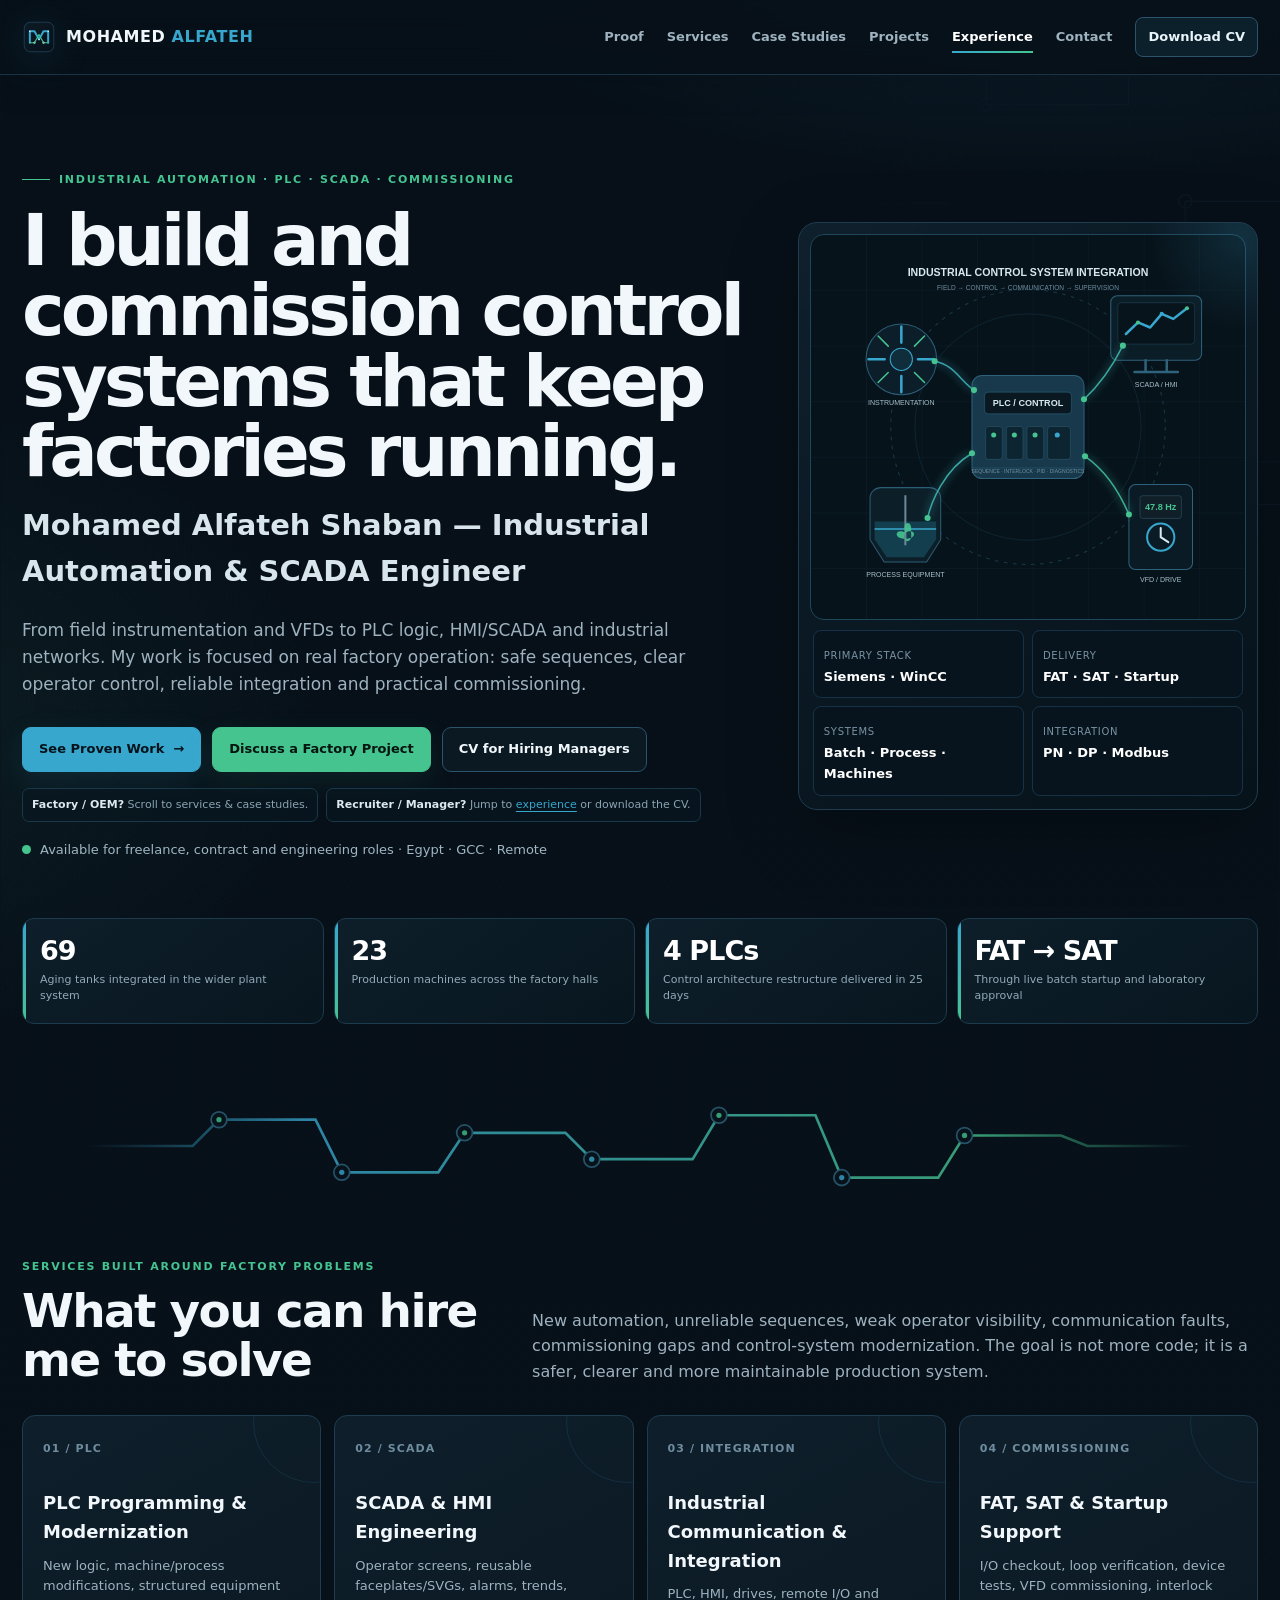
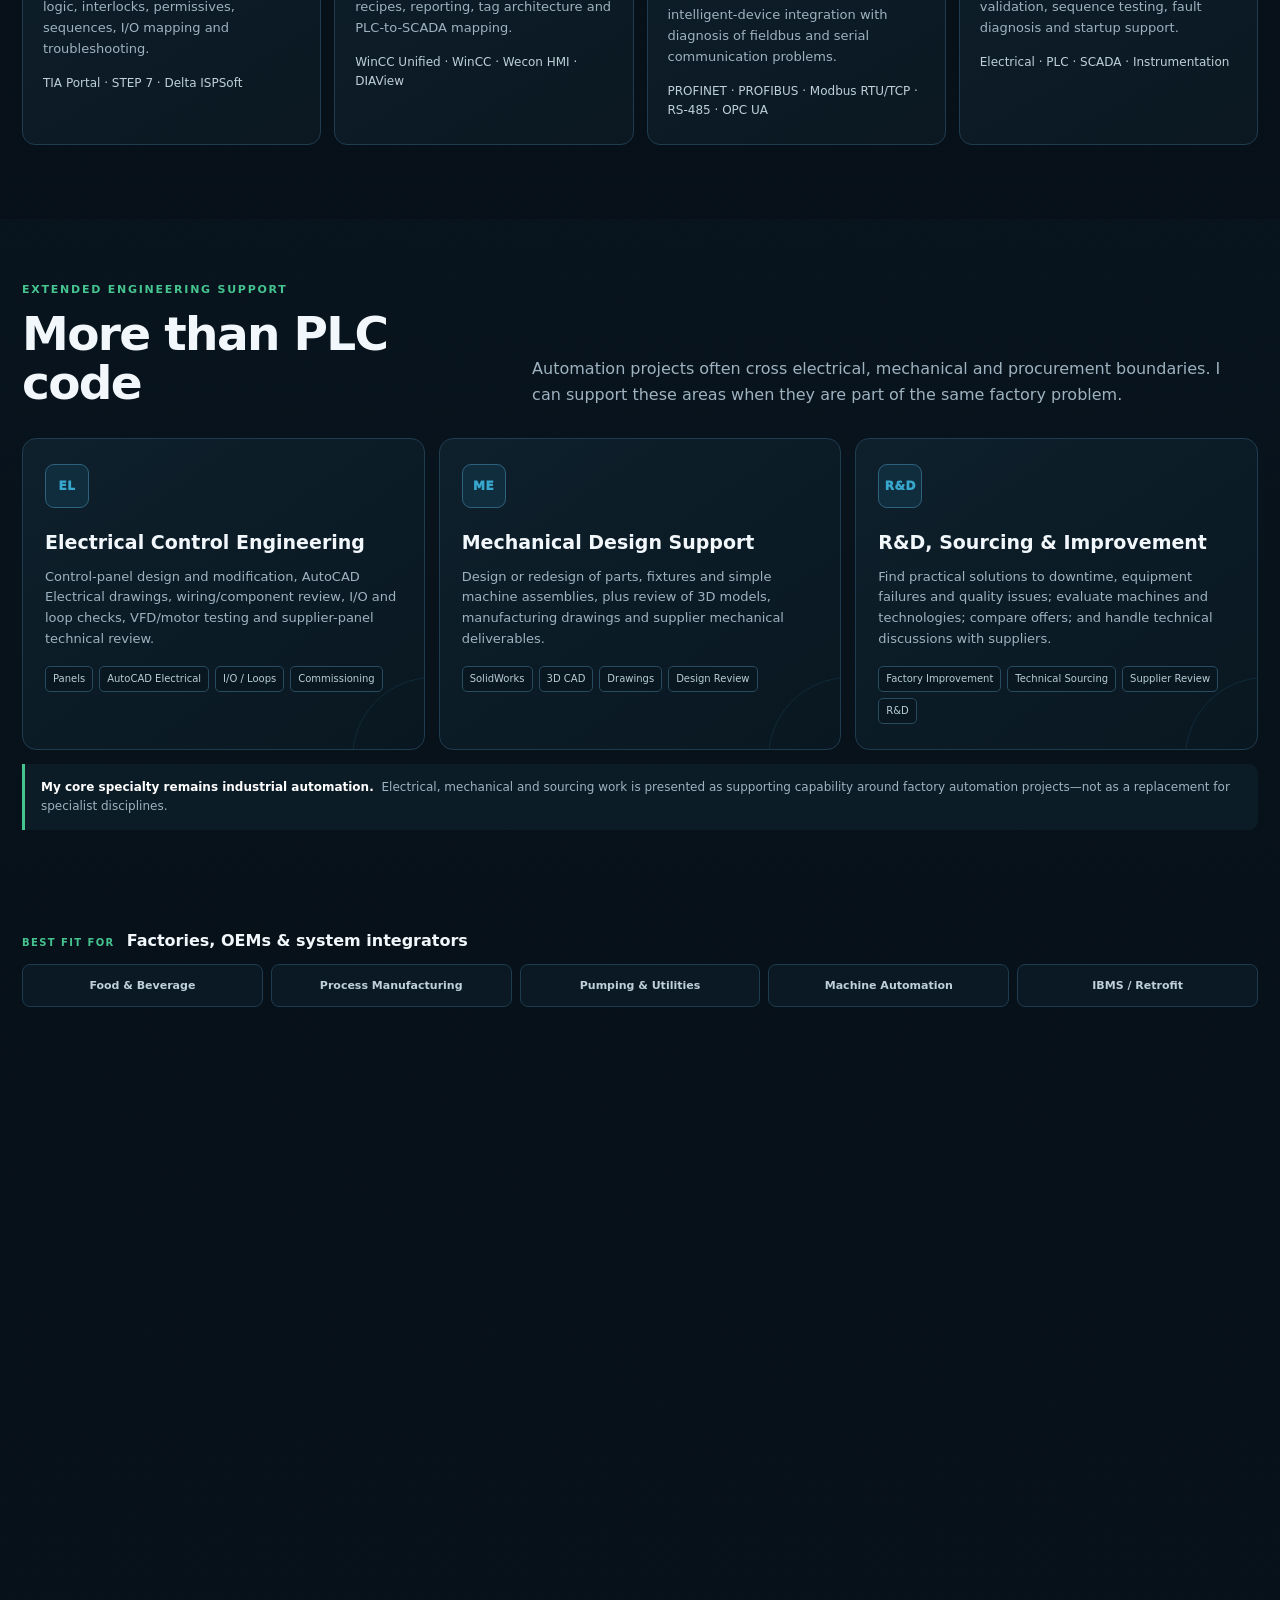
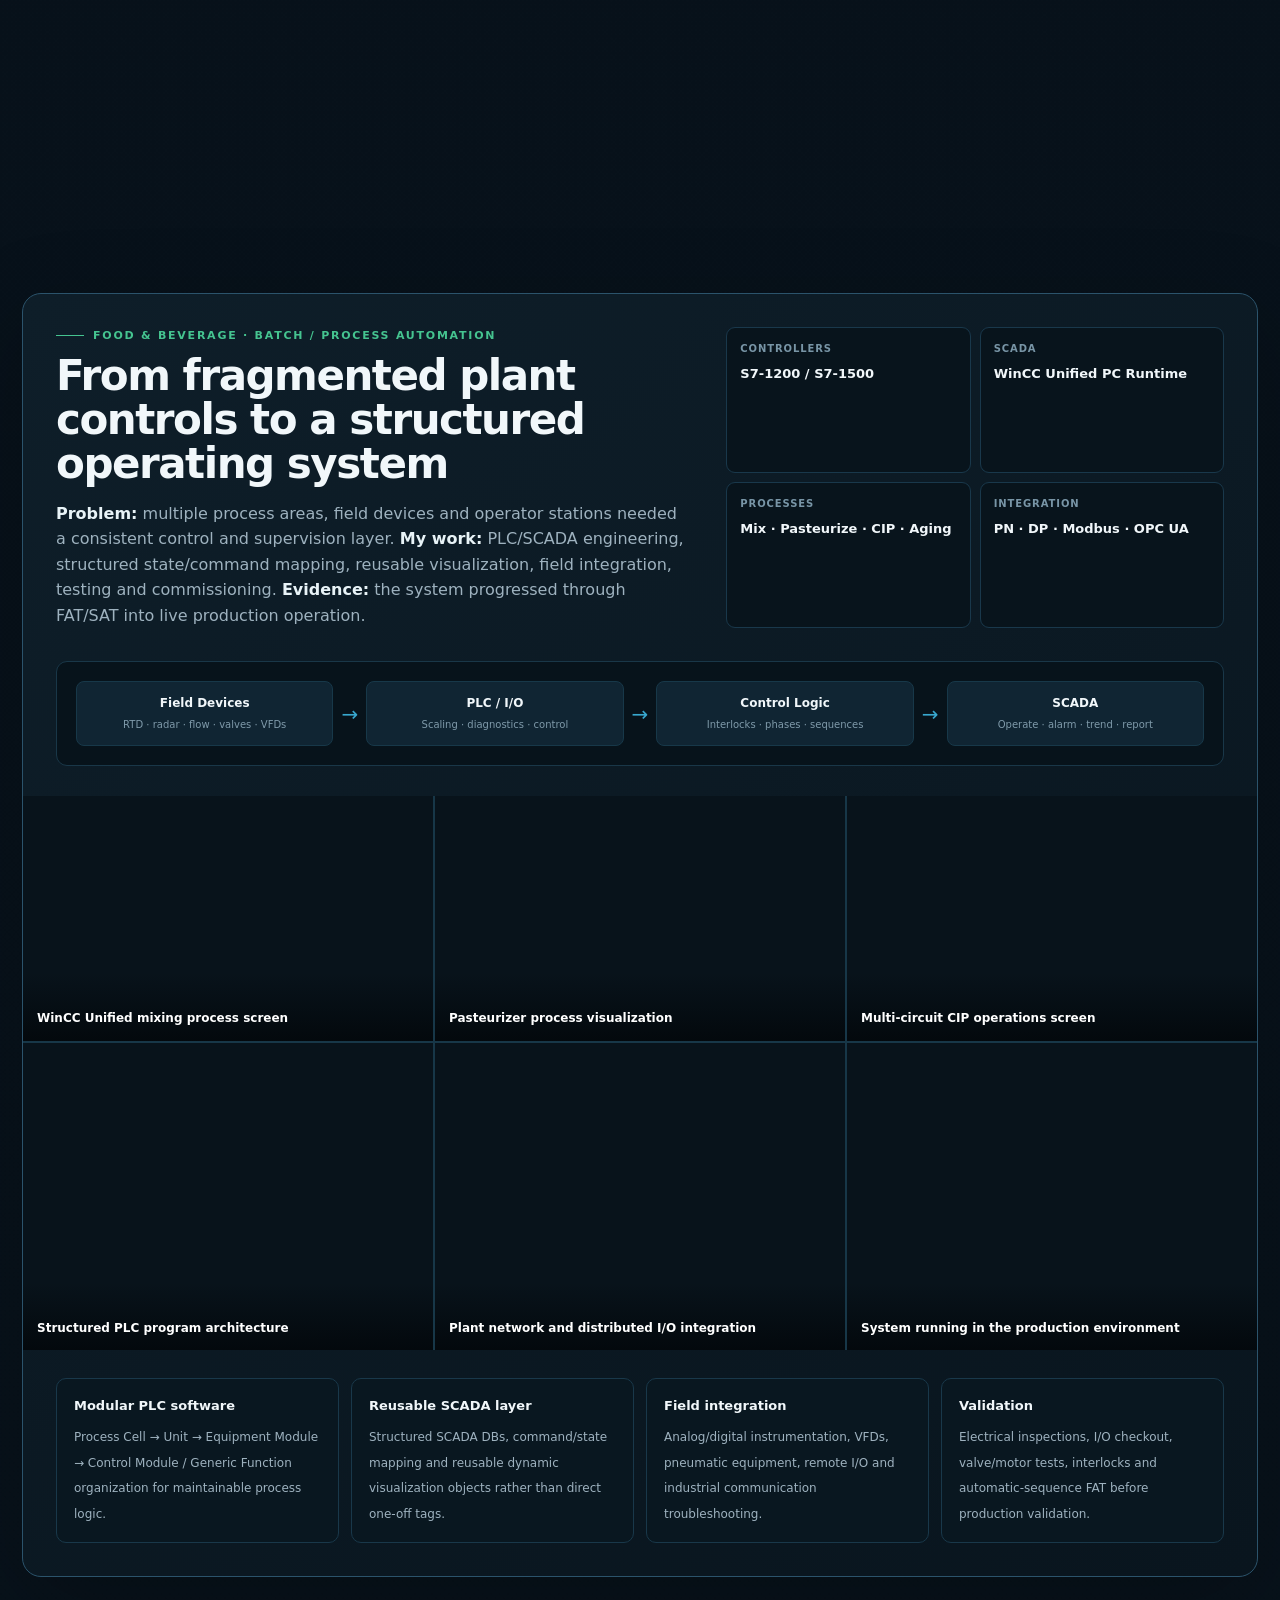
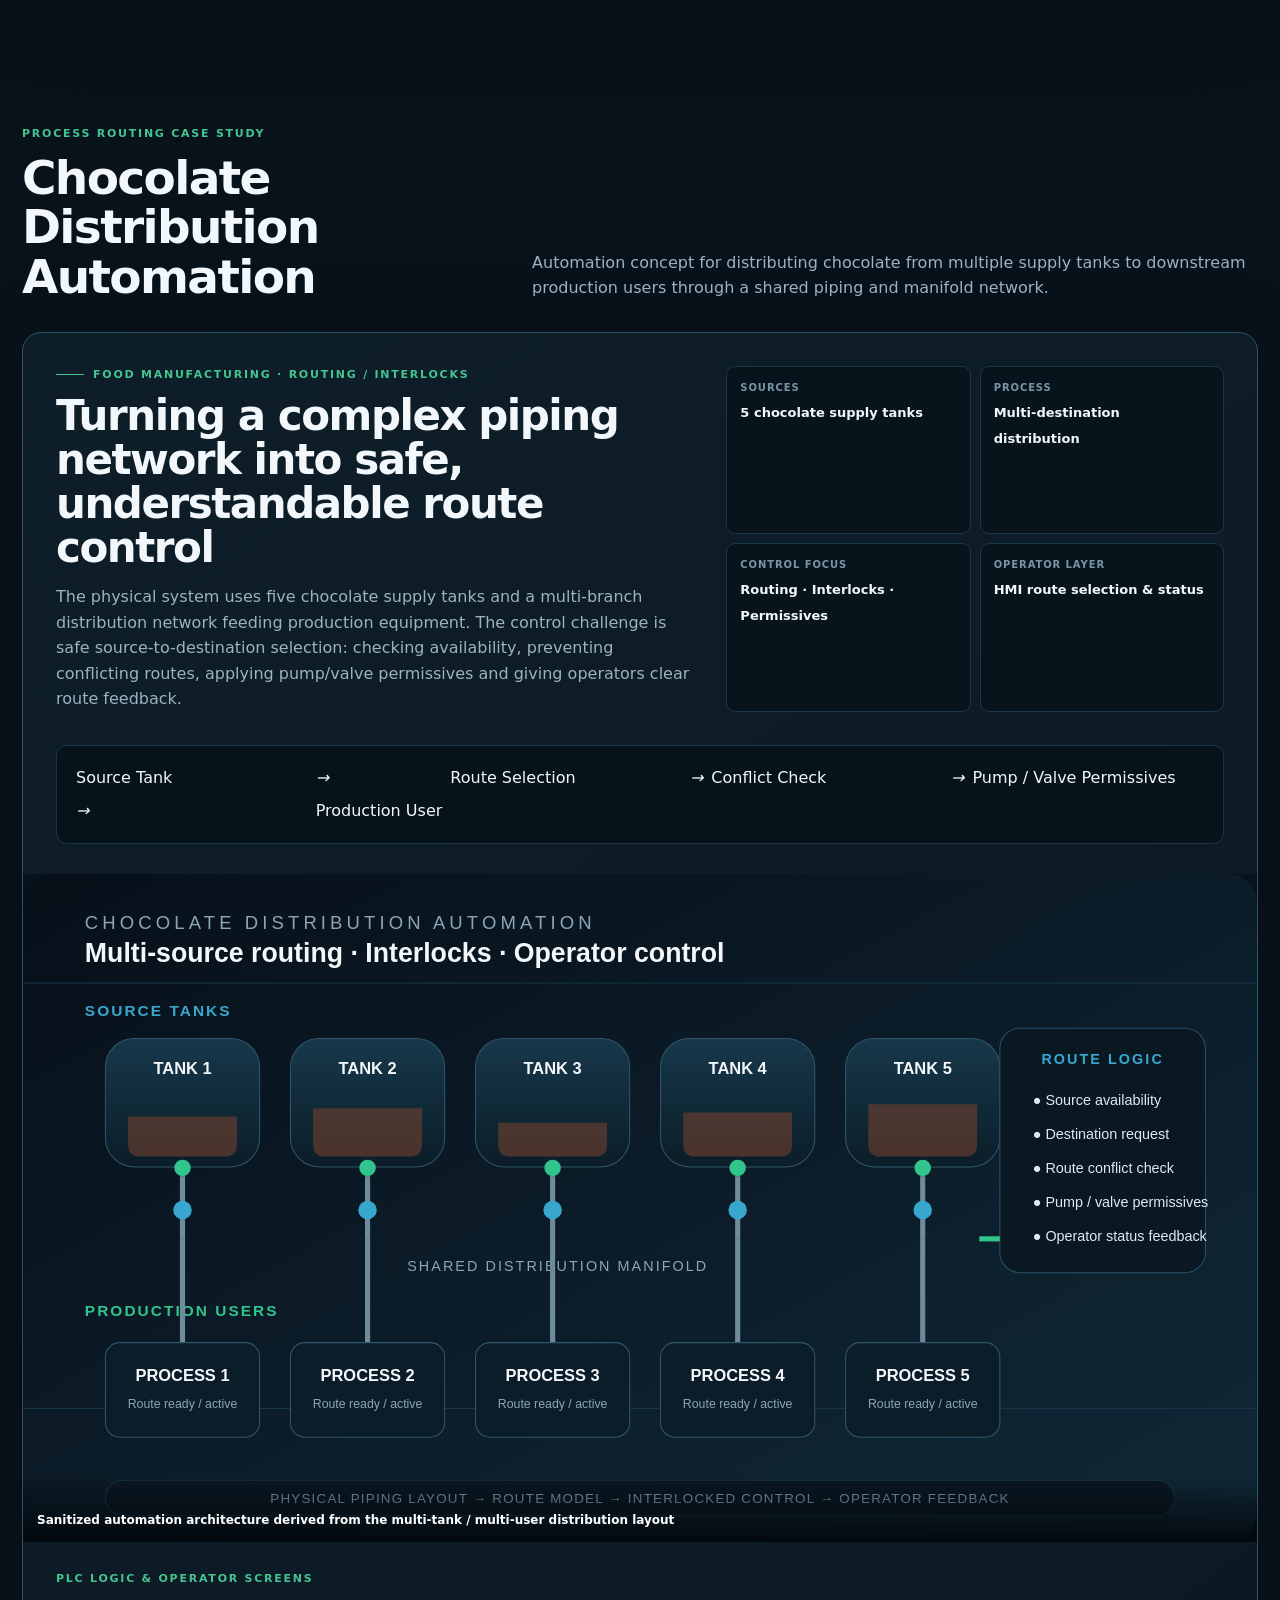
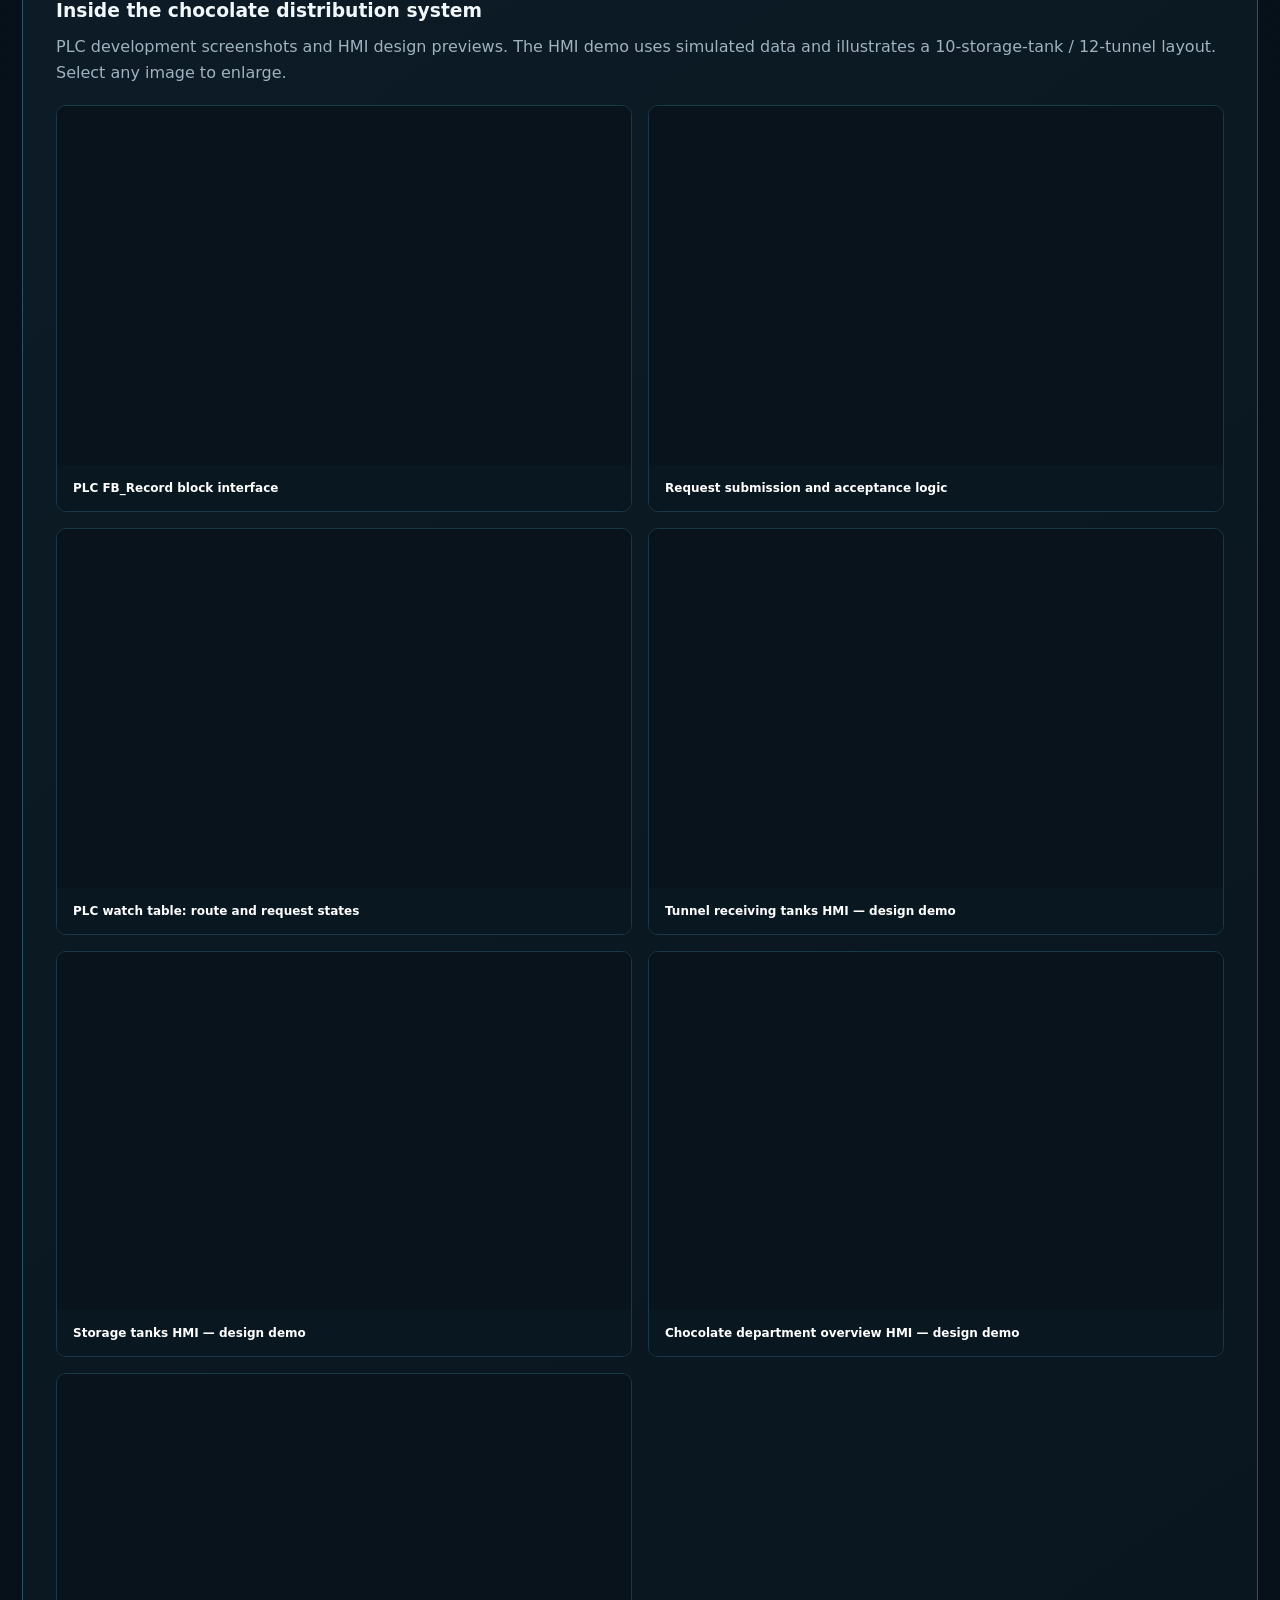
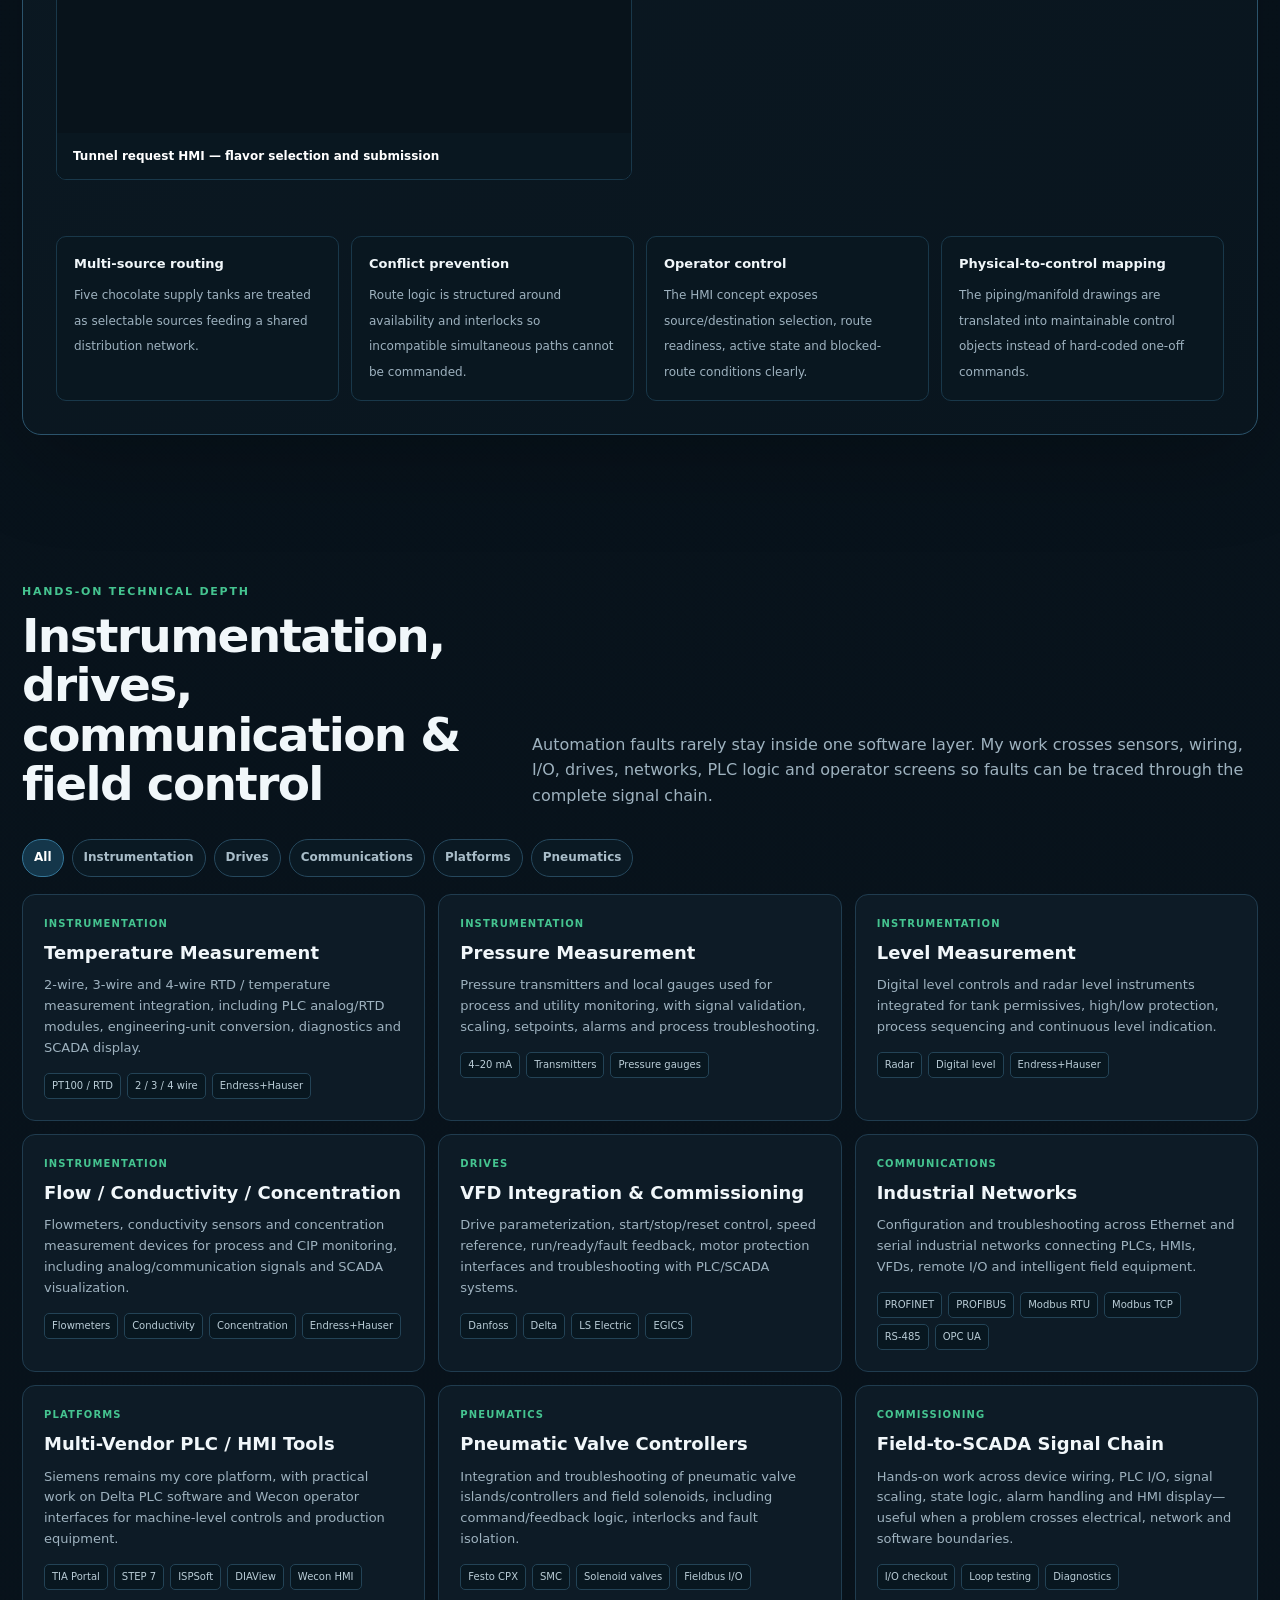
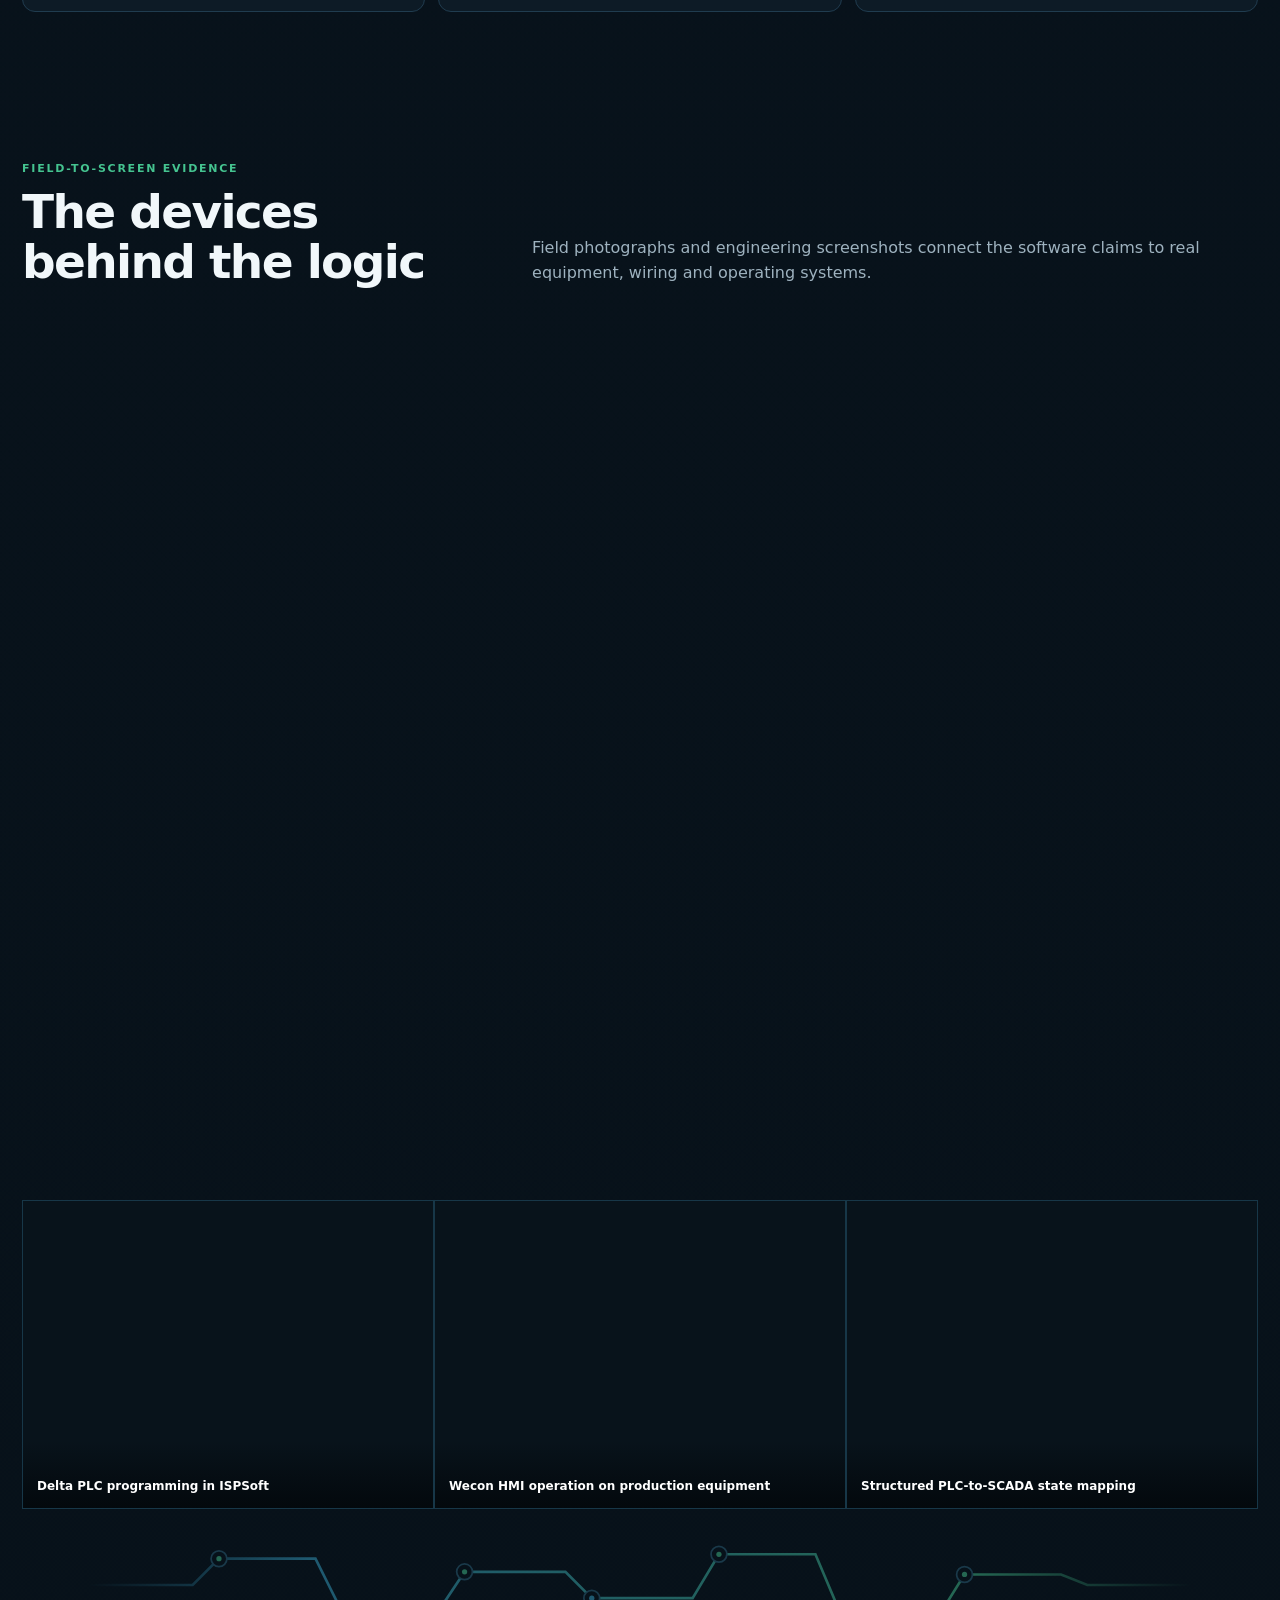
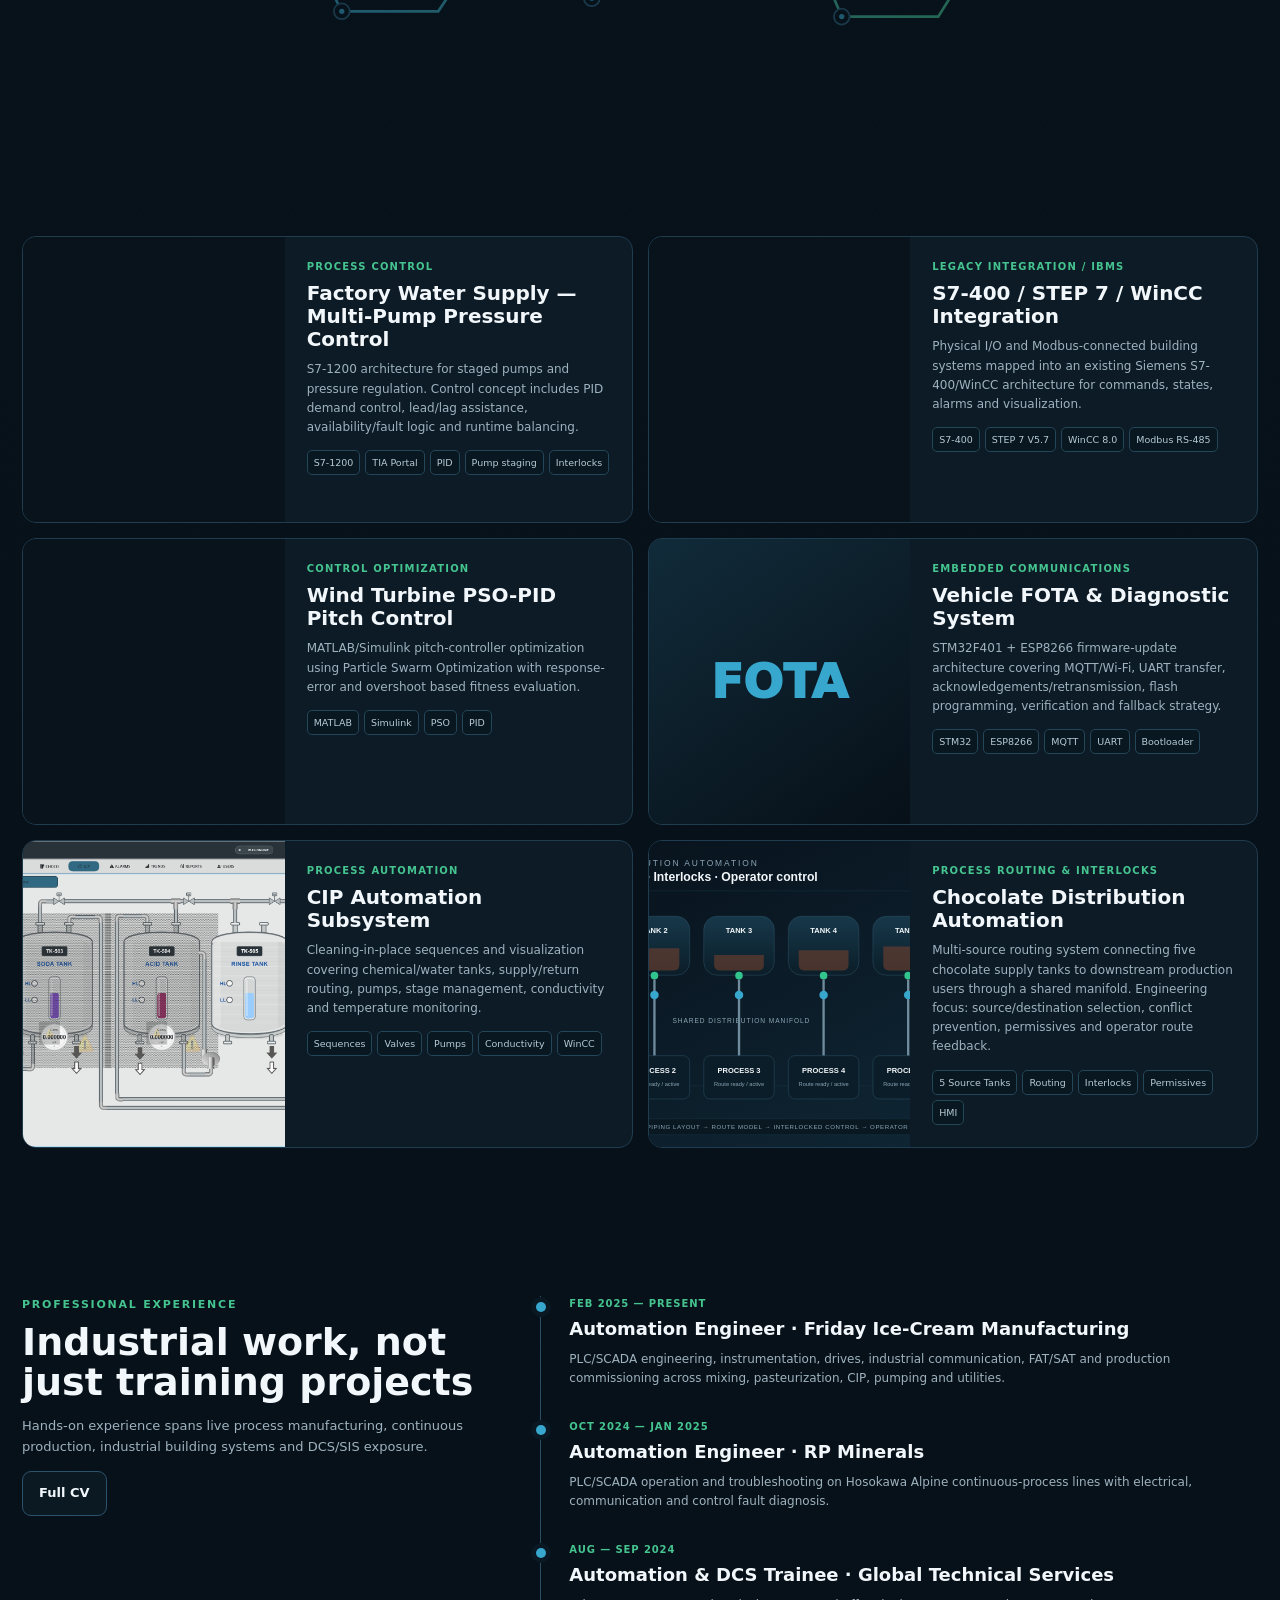
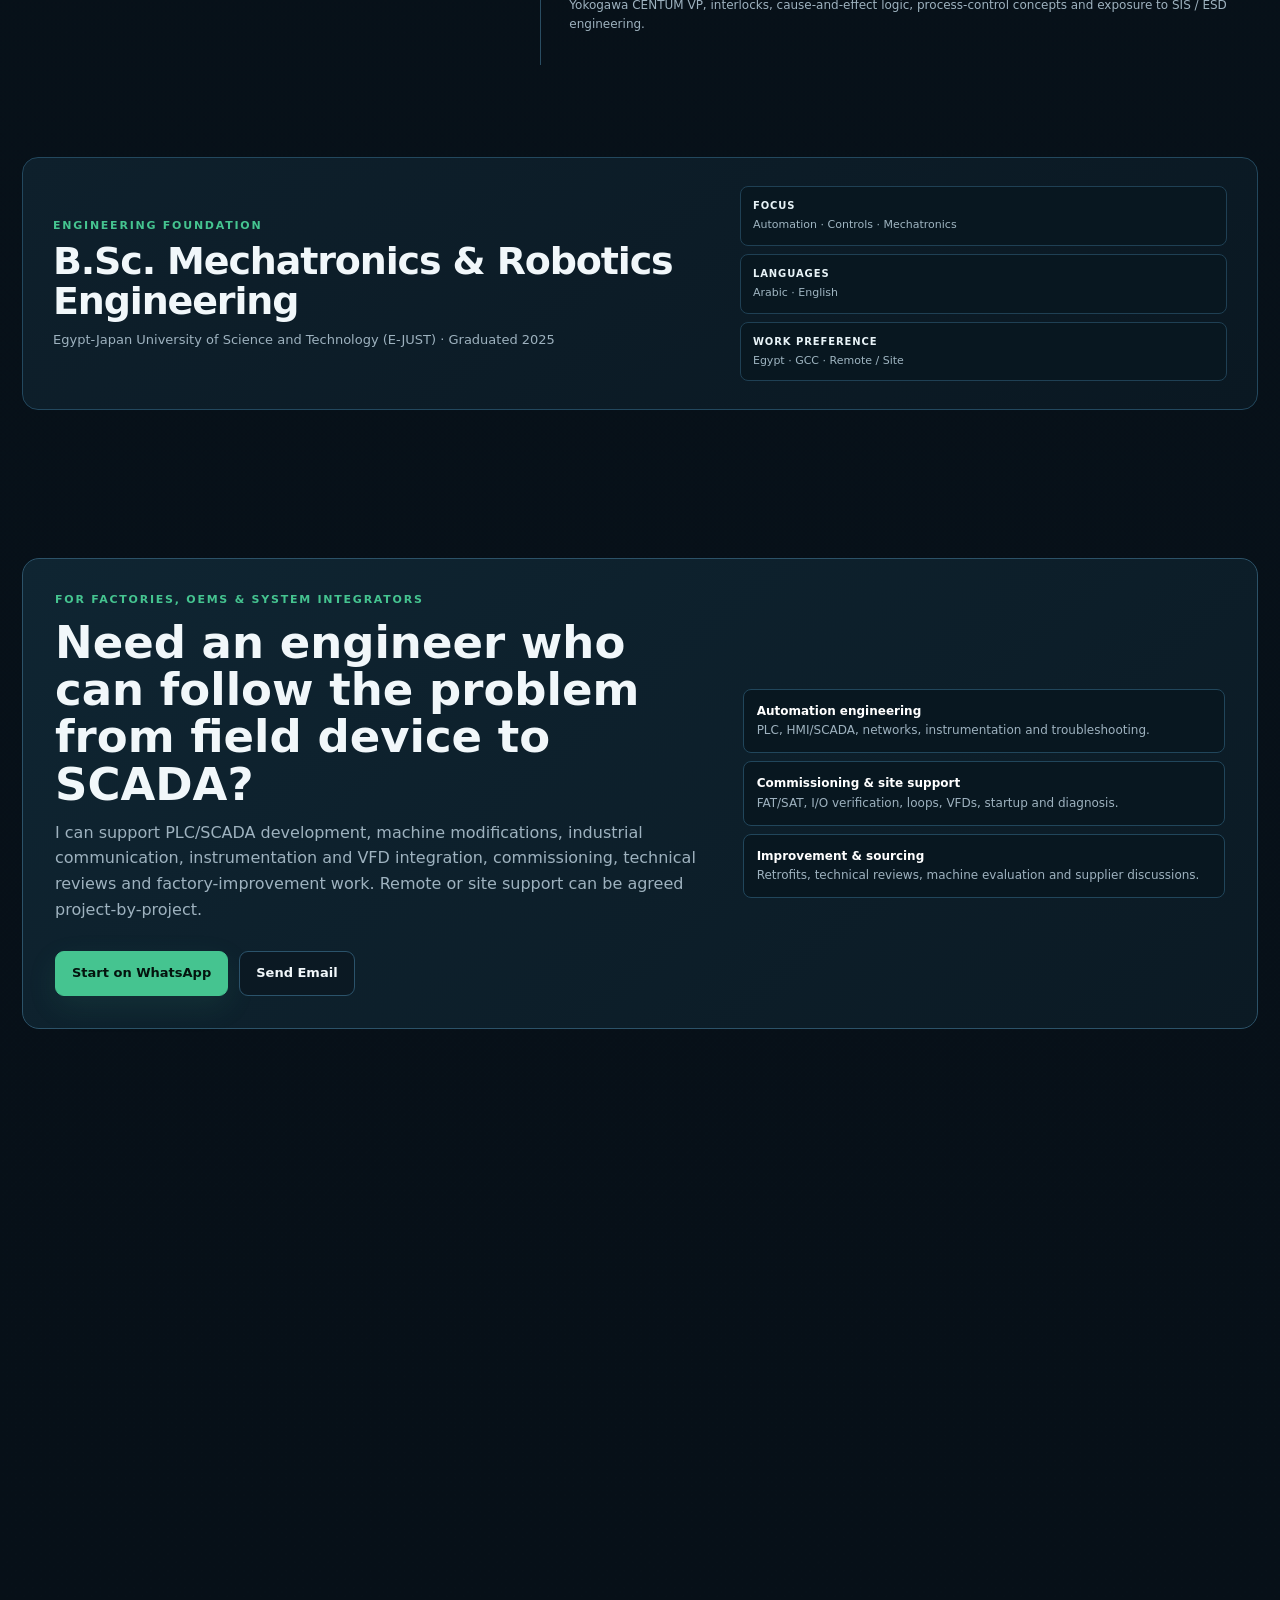
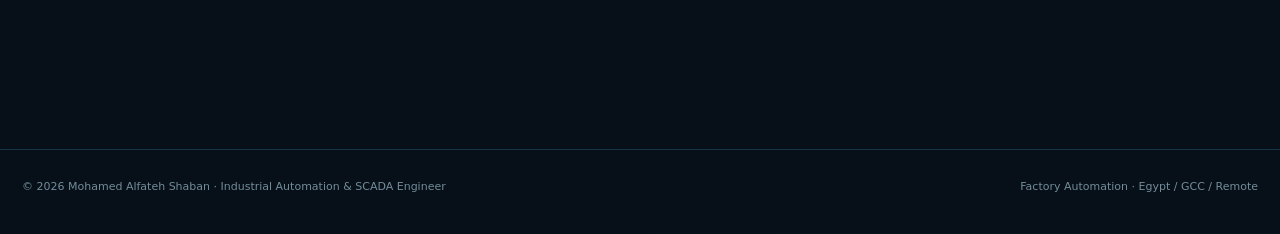
<file: index.html>
<!doctype html>
<html lang="en">
<head>
  <meta charset="utf-8">
  <meta name="viewport" content="width=device-width,initial-scale=1">
  <title>Mohamed Alfateh Shaban | Industrial Automation & SCADA Engineer</title>
  <meta name="description" content="Mohamed Alfateh Shaban is an Industrial Automation & SCADA Engineer helping factories automate, troubleshoot, commission and improve production systems. PLC, HMI/SCADA, industrial networks, instrumentation, VFDs and technical integration for Egypt, GCC and remote projects.">
  <meta name="keywords" content="Industrial Automation Engineer Egypt, PLC Engineer Egypt, SCADA Engineer Egypt, Automation Freelancer GCC, Siemens TIA Portal, WinCC Unified, PLC Programming, HMI SCADA, PROFINET, PROFIBUS, Modbus, instrumentation, VFD commissioning, FAT SAT, factory automation, technical sourcing">
  <meta name="author" content="Mohamed Alfateh Shaban">
  <meta property="og:title" content="Mohamed Alfateh Shaban — Industrial Automation & SCADA Engineer">
  <meta property="og:description" content="Factory automation, PLC, SCADA/HMI, industrial networks, instrumentation, VFDs and commissioning — from field devices to plant-wide operation.">
  <meta property="og:type" content="website">
  <meta name="theme-color" content="#071019">
  <meta name="robots" content="index,follow">
  <link rel="canonical" href="https://mohamedfateh.github.io/automation-portfolio/">
  <link rel="icon" href="assets/favicon-96.png" type="image/png" sizes="96x96">
  <link rel="alternate icon" href="assets/favicon.svg" type="image/svg+xml">
  <meta property="og:url" content="https://mohamedfateh.github.io/automation-portfolio/">
  <meta property="og:site_name" content="Mohamed Alfateh — Automation Portfolio">
  <meta property="og:image" content="https://mohamedfateh.github.io/automation-portfolio/assets/friday-mix100.png">
  <meta property="og:image:alt" content="Industrial automation and SCADA engineering portfolio">
  <meta name="twitter:card" content="summary_large_image">
  <meta name="twitter:title" content="Mohamed Alfateh Shaban — Industrial Automation & SCADA Engineer">
  <meta name="twitter:description" content="PLC, HMI/SCADA, commissioning, industrial networks and factory automation projects.">
  <meta name="twitter:image" content="https://mohamedfateh.github.io/automation-portfolio/assets/friday-mix100.png">
  <link rel="stylesheet" href="styles.css">
  <script type="application/ld+json">
  {"@context":"https://schema.org","@type":"Person","name":"Mohamed Alfateh Shaban","jobTitle":"Industrial Automation & SCADA Engineer","address":{"@type":"PostalAddress","addressLocality":"Cairo","addressCountry":"EG"},"email":"mailto:mmmohamed.alfateh@gmail.com","telephone":"+201064945394","sameAs":["https://www.linkedin.com/in/fateh2001/","https://github.com/mohamedfateh"],"knowsAbout":["Siemens S7-1200","Siemens S7-1500","TIA Portal","WinCC Unified","PROFINET","PROFIBUS","Modbus RTU","Modbus TCP","OPC UA","Industrial Instrumentation","VFD commissioning","ISA-88"]}
  </script>
</head>
<body>
<header class="topbar">
  <div class="wrap navbar">
    <a class="brand" href="#top" aria-label="Mohamed Alfateh portfolio home">
      <img src="assets/favicon.svg" alt="" class="brand-mark">
      <span>MOHAMED <em>ALFATEH</em></span>
    </a>
    <nav class="navlinks">
      <a href="#proof">Proof</a><a href="#services">Services</a><a href="#work">Case Studies</a><a href="#projects">Projects</a><a href="#experience">Experience</a><a href="#contact">Contact</a>
      <a class="nav-cta" href="assets/Mohamed_Alfateh_Shaban_CV.pdf" target="_blank" rel="noopener">Download CV</a>
    </nav>
    <button class="menu-btn" aria-label="Menu">☰</button>
  </div>
</header>
<main id="top">
<section class="hero">
  <div class="wrap hero-grid">
    <div class="reveal">
      <div class="eyebrow">Industrial Automation · PLC · SCADA · Commissioning</div>
      <h1>I build and commission control systems that keep factories running.</h1>
      <p class="hero-title">Mohamed Alfateh Shaban — Industrial Automation & SCADA Engineer</p>
      <p class="lead">From field instrumentation and VFDs to PLC logic, HMI/SCADA and industrial networks. My work is focused on real factory operation: safe sequences, clear operator control, reliable integration and practical commissioning.</p>
      <div class="hero-actions">
        <a class="btn primary" href="#work">See Proven Work <span aria-hidden="true">→</span></a>
        <a class="btn green" href="https://wa.me/201064945394?text=Hello%20Mohamed%2C%20I%20have%20an%20automation%20project%20to%20discuss." target="_blank" rel="noopener">Discuss a Factory Project</a>
        <a class="btn ghost" href="assets/Mohamed_Alfateh_Shaban_CV.pdf" target="_blank" rel="noopener">CV for Hiring Managers</a>
      </div>
      <div class="audience-paths">
        <span><b>Factory / OEM?</b> Scroll to services & case studies.</span>
        <span><b>Recruiter / Manager?</b> Jump to <a href="#experience">experience</a> or download the CV.</span>
      </div>
      <div class="availability"><span class="pulse"></span>Available for freelance, contract and engineering roles · Egypt · GCC · Remote</div>
    </div>
    <aside class="hero-card hero-visual reveal" aria-label="Industrial automation system graphic">
      <div class="visual-frame">
        <img src="assets/automation-hero.svg" alt="Vector diagram showing instrumentation, PLC control, SCADA, VFDs and process equipment">
      </div>
      <div class="mini"><div><span>Primary stack</span><b>Siemens · WinCC</b></div><div><span>Delivery</span><b>FAT · SAT · Startup</b></div><div><span>Systems</span><b>Batch · Process · Machines</b></div><div><span>Integration</span><b>PN · DP · Modbus</b></div></div>
    </aside>
  </div>
</section>
<section class="proofbar" id="proof" aria-label="Selected industrial proof">
  <div class="wrap proof-grid reveal">
    <div class="proof-stat"><strong>69</strong><span>Aging tanks integrated in the wider plant system</span></div>
    <div class="proof-stat"><strong>23</strong><span>Production machines across the factory halls</span></div>
    <div class="proof-stat"><strong>4 PLCs</strong><span>Control architecture restructure delivered in 25 days</span></div>
    <div class="proof-stat"><strong>FAT → SAT</strong><span>Through live batch startup and laboratory approval</span></div>
  </div>
</section>
<div class="vector-divider" aria-hidden="true"><img loading="lazy" decoding="async" src="assets/automation-divider.svg" alt=""></div>

<section id="services">
  <div class="wrap">
    <div class="section-head reveal"><div><div class="section-kicker">Services built around factory problems</div><h2>What you can hire me to solve</h2></div><p>New automation, unreliable sequences, weak operator visibility, communication faults, commissioning gaps and control-system modernization. The goal is not more code; it is a safer, clearer and more maintainable production system.</p></div>
    <div class="services">
      <article class="service reveal"><div class="num">01 / PLC</div><h3>PLC Programming & Modernization</h3><p>New logic, machine/process modifications, structured equipment logic, interlocks, permissives, sequences, I/O mapping and troubleshooting.</p><div class="deliverables">TIA Portal · STEP 7 · Delta ISPSoft</div></article>
      <article class="service reveal"><div class="num">02 / SCADA</div><h3>SCADA & HMI Engineering</h3><p>Operator screens, reusable faceplates/SVGs, alarms, trends, recipes, reporting, tag architecture and PLC-to-SCADA mapping.</p><div class="deliverables">WinCC Unified · WinCC · Wecon HMI · DIAView</div></article>
      <article class="service reveal"><div class="num">03 / INTEGRATION</div><h3>Industrial Communication & Integration</h3><p>PLC, HMI, drives, remote I/O and intelligent-device integration with diagnosis of fieldbus and serial communication problems.</p><div class="deliverables">PROFINET · PROFIBUS · Modbus RTU/TCP · RS-485 · OPC UA</div></article>
      <article class="service reveal"><div class="num">04 / COMMISSIONING</div><h3>FAT, SAT & Startup Support</h3><p>I/O checkout, loop verification, device tests, VFD commissioning, interlock validation, sequence testing, fault diagnosis and startup support.</p><div class="deliverables">Electrical · PLC · SCADA · Instrumentation</div></article>
    </div>
  </div>
</section>

<section class="support-section" id="engineering-support">
  <div class="wrap">
    <div class="section-head reveal"><div><div class="section-kicker">Extended engineering support</div><h2>More than PLC code</h2></div><p>Automation projects often cross electrical, mechanical and procurement boundaries. I can support these areas when they are part of the same factory problem.</p></div>
    <div class="support-grid">
      <article class="support-card reveal"><div class="support-icon">EL</div><h3>Electrical Control Engineering</h3><p>Control-panel design and modification, AutoCAD Electrical drawings, wiring/component review, I/O and loop checks, VFD/motor testing and supplier-panel technical review.</p><div class="support-tags"><span>Panels</span><span>AutoCAD Electrical</span><span>I/O / Loops</span><span>Commissioning</span></div></article>
      <article class="support-card reveal"><div class="support-icon">ME</div><h3>Mechanical Design Support</h3><p>Design or redesign of parts, fixtures and simple machine assemblies, plus review of 3D models, manufacturing drawings and supplier mechanical deliverables.</p><div class="support-tags"><span>SolidWorks</span><span>3D CAD</span><span>Drawings</span><span>Design Review</span></div></article>
      <article class="support-card reveal"><div class="support-icon">R&D</div><h3>R&D, Sourcing & Improvement</h3><p>Find practical solutions to downtime, equipment failures and quality issues; evaluate machines and technologies; compare offers; and handle technical discussions with suppliers.</p><div class="support-tags"><span>Factory Improvement</span><span>Technical Sourcing</span><span>Supplier Review</span><span>R&D</span></div></article>
    </div>
    <div class="positioning-note reveal"><b>My core specialty remains industrial automation.</b><span> Electrical, mechanical and sourcing work is presented as supporting capability around factory automation projects—not as a replacement for specialist disciplines.</span></div>
  </div>
</section>

<section class="fit-strip">
  <div class="wrap">
    <div class="fit-head reveal"><span>Best fit for</span><b>Factories, OEMs & system integrators</b></div>
    <div class="fit-grid reveal"><span>Food & Beverage</span><span>Process Manufacturing</span><span>Pumping & Utilities</span><span>Machine Automation</span><span>IBMS / Retrofit</span></div>
  </div>
</section>

<section class="outcomes">
  <div class="wrap">
    <div class="section-head reveal"><div><div class="section-kicker">Evidence before claims</div><h2>What my case studies show</h2></div><p>Each project is presented around the actual engineering problem, the control architecture, what I personally handled and the operating evidence—not a list of software logos.</p></div>
    <div class="outcome-grid">
      <article class="outcome-card reveal"><span>01</span><h3>Control architecture</h3><p>From equipment hierarchy and I/O mapping to interlocks, permissives, sequences and reusable control modules.</p></article>
      <article class="outcome-card reveal"><span>02</span><h3>Field integration</h3><p>Instrumentation, VFDs, pneumatic systems, remote I/O and industrial networks tied into the PLC and operator layer.</p></article>
      <article class="outcome-card reveal"><span>03</span><h3>Operator experience</h3><p>SCADA/HMI that exposes plant state clearly through alarms, trends, faceplates, routing states and process visualization.</p></article>
      <article class="outcome-card reveal"><span>04</span><h3>Commissioning</h3><p>Electrical inspection, I/O checks, device testing, FAT/SAT, live startup and troubleshooting under real production conditions.</p></article>
    </div>
  </div>
</section>

<section id="work">
  <div class="wrap">
    <div class="section-head reveal"><div><div class="section-kicker">Flagship industrial case study</div><h2>Friday Ice Cream — Plant Automation & SCADA</h2></div><p>A live food-manufacturing system spanning mixing, pasteurization, CIP, aging and production routing. This is the strongest proof of my end-to-end automation work.</p></div>
    <article class="flagship reveal">
      <div class="flag-top"><div><div class="eyebrow">Food & Beverage · Batch / Process Automation</div><h3>From fragmented plant controls to a structured operating system</h3><p><b>Problem:</b> multiple process areas, field devices and operator stations needed a consistent control and supervision layer. <b>My work:</b> PLC/SCADA engineering, structured state/command mapping, reusable visualization, field integration, testing and commissioning. <b>Evidence:</b> the system progressed through FAT/SAT into live production operation.</p></div>
      <div class="project-meta"><div><b>Controllers</b><span>S7-1200 / S7-1500</span></div><div><b>SCADA</b><span>WinCC Unified PC Runtime</span></div><div><b>Processes</b><span>Mix · Pasteurize · CIP · Aging</span></div><div><b>Integration</b><span>PN · DP · Modbus · OPC UA</span></div></div></div>
      <div class="flowline"><div class="flow-node">Field Devices<small>RTD · radar · flow · valves · VFDs</small></div><div class="arrow">→</div><div class="flow-node">PLC / I/O<small>Scaling · diagnostics · control</small></div><div class="arrow">→</div><div class="flow-node">Control Logic<small>Interlocks · phases · sequences</small></div><div class="arrow">→</div><div class="flow-node">SCADA<small>Operate · alarm · trend · report</small></div></div>
      <div class="gallery">
        <figure><img loading="lazy" decoding="async" data-lightbox src="assets/friday-mix100.png" alt="Mixing SCADA"><figcaption>WinCC Unified mixing process screen</figcaption></figure>
        <figure><img loading="lazy" decoding="async" data-lightbox src="assets/friday-pasteurizer.png" alt="Pasteurization SCADA"><figcaption>Pasteurizer process visualization</figcaption></figure>
        <figure><img loading="lazy" decoding="async" data-lightbox src="assets/friday-cip-ops.png" alt="CIP operations"><figcaption>Multi-circuit CIP operations screen</figcaption></figure>
        <figure><img loading="lazy" decoding="async" data-lightbox src="assets/tia-architecture.png" alt="TIA Portal architecture"><figcaption>Structured PLC program architecture</figcaption></figure>
        <figure><img loading="lazy" decoding="async" data-lightbox src="assets/network-view.png" alt="Network architecture"><figcaption>Plant network and distributed I/O integration</figcaption></figure>
        <figure><img loading="lazy" decoding="async" data-lightbox src="assets/live-mix.jpg" alt="Live runtime"><figcaption>System running in the production environment</figcaption></figure>
      </div>
      <div class="case-points">
        <div class="case-point"><b>Modular PLC software</b><span>Process Cell → Unit → Equipment Module → Control Module / Generic Function organization for maintainable process logic.</span></div>
        <div class="case-point"><b>Reusable SCADA layer</b><span>Structured SCADA DBs, command/state mapping and reusable dynamic visualization objects rather than direct one-off tags.</span></div>
        <div class="case-point"><b>Field integration</b><span>Analog/digital instrumentation, VFDs, pneumatic equipment, remote I/O and industrial communication troubleshooting.</span></div>
        <div class="case-point"><b>Validation</b><span>Electrical inspections, I/O checkout, valve/motor tests, interlocks and automatic-sequence FAT before production validation.</span></div>
      </div>
    </article>
  </div>
</section>


<section id="chocolate">
  <div class="wrap">
    <div class="section-head reveal">
      <div>
        <div class="section-kicker">Process routing case study</div>
        <h2>Chocolate Distribution Automation</h2>
      </div>
      <p>Automation concept for distributing chocolate from multiple supply tanks to downstream production users through a shared piping and manifold network.</p>
    </div>

    <article class="flagship reveal">
      <div class="flag-top">
        <div>
          <div class="eyebrow">Food Manufacturing · Routing / Interlocks</div>
          <h3>Turning a complex piping network into safe, understandable route control</h3>
          <p>The physical system uses five chocolate supply tanks and a multi-branch distribution network feeding production equipment. The control challenge is safe source-to-destination selection: checking availability, preventing conflicting routes, applying pump/valve permissives and giving operators clear route feedback.</p>
        </div>
        <div class="project-meta">
          <div><b>Sources</b><span>5 chocolate supply tanks</span></div>
          <div><b>Process</b><span>Multi-destination distribution</span></div>
          <div><b>Control focus</b><span>Routing · Interlocks · Permissives</span></div>
          <div><b>Operator layer</b><span>HMI route selection & status</span></div>
        </div>
      </div>

      <div class="flowline">
        <span>Source Tank</span><i>→</i><span>Route Selection</span><i>→</i><span>Conflict Check</span><i>→</i><span>Pump / Valve Permissives</span><i>→</i><span>Production User</span>
      </div>

      <div class="gallery" style="grid-template-columns:1fr;margin-top:16px">
        <figure>
          <img loading="lazy" decoding="async" data-lightbox src="assets/chocolate-distribution.svg" alt="Chocolate distribution automation architecture">
          <figcaption>Sanitized automation architecture derived from the multi-tank / multi-user distribution layout</figcaption>
        </figure>
      </div>


      <div class="chocolate-gallery-intro">
        <div class="section-kicker">PLC logic &amp; operator screens</div>
        <h3>Inside the chocolate distribution system</h3>
        <p>PLC development screenshots and HMI design previews. The HMI demo uses simulated data and illustrates a 10-storage-tank / 12-tunnel layout. Select any image to enlarge.</p>
      </div>
      <div class="gallery chocolate-gallery" aria-label="Chocolate distribution project gallery">
        <figure><img loading="lazy" decoding="async" data-lightbox src="assets/chocolate/plc-fb-record-interface.png" width="1002" height="922" alt="TIA Portal FB_Record inputs, outputs and internal variables"><figcaption>PLC FB_Record block interface</figcaption></figure>
        <figure><img loading="lazy" decoding="async" data-lightbox src="assets/chocolate/plc-request-submission-acceptance.png" width="1371" height="887" alt="TIA Portal ladder logic for request submission, acceptance and request ID assignment"><figcaption>Request submission and acceptance logic</figcaption></figure>
        <figure><img loading="lazy" decoding="async" data-lightbox src="assets/chocolate/plc-watch-table-route-states.png" width="1527" height="937" alt="TIA Portal watch table showing route assignments, request states and transfer step"><figcaption>PLC watch table: route and request states</figcaption></figure>
        <figure><img loading="lazy" decoding="async" data-lightbox src="assets/chocolate/hmi-tunnel-receiving-tanks.png" width="1917" height="1077" alt="Chocolate tunnel receiving tanks with the Tunnel 08 tank detail dialog"><figcaption>Tunnel receiving tanks HMI — design demo</figcaption></figure>
        <figure><img loading="lazy" decoding="async" data-lightbox src="assets/chocolate/hmi-storage-tanks.png" width="1917" height="1077" alt="Storage tank register with levels, temperatures, batches and agitator states"><figcaption>Storage tanks HMI — design demo</figcaption></figure>
        <figure><img loading="lazy" decoding="async" data-lightbox src="assets/chocolate/hmi-department-overview.png" width="1917" height="1077" alt="Chocolate department overview with storage inventory, current jobs and operator attention"><figcaption>Chocolate department overview HMI — design demo</figcaption></figure>
        <figure><img loading="lazy" decoding="async" data-lightbox src="assets/chocolate/hmi-tunnel-request.png" width="997" height="597" alt="Tunnel 07 chocolate request screen with flavor selection and send request control"><figcaption>Tunnel request HMI — flavor selection and submission</figcaption></figure>
      </div>
      <div class="case-points">
        <div class="case-point"><b>Multi-source routing</b><span>Five chocolate supply tanks are treated as selectable sources feeding a shared distribution network.</span></div>
        <div class="case-point"><b>Conflict prevention</b><span>Route logic is structured around availability and interlocks so incompatible simultaneous paths cannot be commanded.</span></div>
        <div class="case-point"><b>Operator control</b><span>The HMI concept exposes source/destination selection, route readiness, active state and blocked-route conditions clearly.</span></div>
        <div class="case-point"><b>Physical-to-control mapping</b><span>The piping/manifold drawings are translated into maintainable control objects instead of hard-coded one-off commands.</span></div>
      </div>
    </article>
  </div>
</section>

<section id="capabilities">
  <div class="wrap">
    <div class="section-head reveal"><div><div class="section-kicker">Hands-on technical depth</div><h2>Instrumentation, drives, communication & field control</h2></div><p>Automation faults rarely stay inside one software layer. My work crosses sensors, wiring, I/O, drives, networks, PLC logic and operator screens so faults can be traced through the complete signal chain.</p></div>
    <div class="capability-tabs reveal"><button class="tab active" data-filter="all">All</button><button class="tab" data-filter="instrument">Instrumentation</button><button class="tab" data-filter="drive">Drives</button><button class="tab" data-filter="network">Communications</button><button class="tab" data-filter="platform">Platforms</button><button class="tab" data-filter="pneumatic">Pneumatics</button></div>
    <div class="cap-grid">
      <article class="cap-card reveal" data-group="instrument"><div class="type">Instrumentation</div><h3>Temperature Measurement</h3><p>2-wire, 3-wire and 4-wire RTD / temperature measurement integration, including PLC analog/RTD modules, engineering-unit conversion, diagnostics and SCADA display.</p><div class="tagrow"><span class="tag">PT100 / RTD</span><span class="tag">2 / 3 / 4 wire</span><span class="tag">Endress+Hauser</span></div></article>
      <article class="cap-card reveal" data-group="instrument"><div class="type">Instrumentation</div><h3>Pressure Measurement</h3><p>Pressure transmitters and local gauges used for process and utility monitoring, with signal validation, scaling, setpoints, alarms and process troubleshooting.</p><div class="tagrow"><span class="tag">4–20 mA</span><span class="tag">Transmitters</span><span class="tag">Pressure gauges</span></div></article>
      <article class="cap-card reveal" data-group="instrument"><div class="type">Instrumentation</div><h3>Level Measurement</h3><p>Digital level controls and radar level instruments integrated for tank permissives, high/low protection, process sequencing and continuous level indication.</p><div class="tagrow"><span class="tag">Radar</span><span class="tag">Digital level</span><span class="tag">Endress+Hauser</span></div></article>
      <article class="cap-card reveal" data-group="instrument"><div class="type">Instrumentation</div><h3>Flow / Conductivity / Concentration</h3><p>Flowmeters, conductivity sensors and concentration measurement devices for process and CIP monitoring, including analog/communication signals and SCADA visualization.</p><div class="tagrow"><span class="tag">Flowmeters</span><span class="tag">Conductivity</span><span class="tag">Concentration</span><span class="tag">Endress+Hauser</span></div></article>
      <article class="cap-card reveal" data-group="drive"><div class="type">Drives</div><h3>VFD Integration & Commissioning</h3><p>Drive parameterization, start/stop/reset control, speed reference, run/ready/fault feedback, motor protection interfaces and troubleshooting with PLC/SCADA systems.</p><div class="tagrow"><span class="tag">Danfoss</span><span class="tag">Delta</span><span class="tag">LS Electric</span><span class="tag">EGICS</span></div></article>
      <article class="cap-card reveal" data-group="network"><div class="type">Communications</div><h3>Industrial Networks</h3><p>Configuration and troubleshooting across Ethernet and serial industrial networks connecting PLCs, HMIs, VFDs, remote I/O and intelligent field equipment.</p><div class="tagrow"><span class="tag">PROFINET</span><span class="tag">PROFIBUS</span><span class="tag">Modbus RTU</span><span class="tag">Modbus TCP</span><span class="tag">RS-485</span><span class="tag">OPC UA</span></div></article>
      <article class="cap-card reveal" data-group="platform"><div class="type">Platforms</div><h3>Multi-Vendor PLC / HMI Tools</h3><p>Siemens remains my core platform, with practical work on Delta PLC software and Wecon operator interfaces for machine-level controls and production equipment.</p><div class="tagrow"><span class="tag">TIA Portal</span><span class="tag">STEP 7</span><span class="tag">ISPSoft</span><span class="tag">DIAView</span><span class="tag">Wecon HMI</span></div></article>
      <article class="cap-card reveal" data-group="pneumatic"><div class="type">Pneumatics</div><h3>Pneumatic Valve Controllers</h3><p>Integration and troubleshooting of pneumatic valve islands/controllers and field solenoids, including command/feedback logic, interlocks and fault isolation.</p><div class="tagrow"><span class="tag">Festo CPX</span><span class="tag">SMC</span><span class="tag">Solenoid valves</span><span class="tag">Fieldbus I/O</span></div></article>
      <article class="cap-card reveal" data-group="platform"><div class="type">Commissioning</div><h3>Field-to-SCADA Signal Chain</h3><p>Hands-on work across device wiring, PLC I/O, signal scaling, state logic, alarm handling and HMI display—useful when a problem crosses electrical, network and software boundaries.</p><div class="tagrow"><span class="tag">I/O checkout</span><span class="tag">Loop testing</span><span class="tag">Diagnostics</span></div></article>
    </div>
  </div>
</section>

<section>
  <div class="wrap">
    <div class="section-head reveal"><div><div class="section-kicker">Field-to-screen evidence</div><h2>The devices behind the logic</h2></div><p>Field photographs and engineering screenshots connect the software claims to real equipment, wiring and operating systems.</p></div>
    <div class="instrument-wrap">
      <div class="proof-column reveal">
        <figure><img loading="lazy" decoding="async" data-lightbox src="assets/flow-instrument.jpg" alt="Process instrument"><figcaption>Process instrumentation in the production line</figcaption></figure>
        <figure><img loading="lazy" decoding="async" data-lightbox src="assets/danfoss-vfd.jpg" alt="Danfoss VFD"><figcaption>Danfoss VLT drive integration</figcaption></figure>
        <figure><img loading="lazy" decoding="async" data-lightbox src="assets/et200sp.jpg" alt="ET200SP"><figcaption>Siemens ET 200SP distributed I/O</figcaption></figure>
        <figure><img loading="lazy" decoding="async" data-lightbox src="assets/panel-vfd.jpg" alt="Control panel"><figcaption>Industrial control panel / VFD environment</figcaption></figure>
      </div>
      <div class="stack-list">
        <div class="stack-block reveal"><h3>Instrumentation stack</h3><p><strong>Temperature:</strong> 2/3/4-wire temperature devices and RTD modules. <strong>Process:</strong> pressure transmitters/gauges, digital level controls, radar level, flowmeters, conductivity and concentration sensors.</p><div class="brands"><span class="brand-pill">Endress+Hauser</span><span class="brand-pill">4–20 mA</span><span class="brand-pill">PT100</span><span class="brand-pill">Radar</span></div></div>
        <div class="stack-block reveal"><h3>Drive stack</h3><p>Parameterization and control integration for pumps, agitators and process equipment. Command, speed reference, ready/run/fault states, reset and fault diagnosis.</p><div class="brands"><span class="brand-pill">Danfoss</span><span class="brand-pill">Delta</span><span class="brand-pill">LS Electric</span><span class="brand-pill">EGICS</span></div></div>
        <div class="stack-block reveal"><h3>Communication stack</h3><p>PLC-HMI, PLC-PLC, remote I/O, drive and intelligent-device communication across industrial Ethernet and serial networks.</p><div class="brands"><span class="brand-pill">PROFINET</span><span class="brand-pill">PROFIBUS</span><span class="brand-pill">Modbus TCP</span><span class="brand-pill">Modbus RTU</span><span class="brand-pill">RS-485</span><span class="brand-pill">OPC UA</span></div></div>
        <div class="stack-block reveal"><h3>Machine-level / pneumatic stack</h3><p>Delta PLC development using ISPSoft/DIAView, Wecon HMIs, and pneumatic valve-control systems from Festo and SMC.</p><div class="brands"><span class="brand-pill">Delta ISPSoft</span><span class="brand-pill">DIAView</span><span class="brand-pill">Wecon</span><span class="brand-pill">Festo CPX</span><span class="brand-pill">SMC</span></div></div>
      </div>
    </div>
    <div class="gallery" style="margin-top:15px;border:1px solid #173748">
      <figure><img loading="lazy" decoding="async" data-lightbox src="assets/delta-ispsoft.png" alt="Delta ISPSoft"><figcaption>Delta PLC programming in ISPSoft</figcaption></figure>
      <figure><img loading="lazy" decoding="async" data-lightbox src="assets/wecon-hmi.jpg" alt="Wecon HMI"><figcaption>Wecon HMI operation on production equipment</figcaption></figure>
      <figure><img loading="lazy" decoding="async" data-lightbox src="assets/scada-map-code.png" alt="SCADA mapping"><figcaption>Structured PLC-to-SCADA state mapping</figcaption></figure>
    </div>
  </div>
</section>

<div class="vector-divider compact" aria-hidden="true"><img loading="lazy" decoding="async" src="assets/automation-divider.svg" alt=""></div>

<section id="projects">
  <div class="wrap">
    <div class="section-head reveal"><div><div class="section-kicker">Selected engineering projects</div><h2>More proof across control layers</h2></div><p>Focused examples across process control, routing, legacy integration, embedded communications and control optimization. The strongest industrial work appears first.</p></div>
    <div class="projects">
      <article class="project-card reveal"><div class="thumb"><img loading="lazy" decoding="async" src="assets/water-supply-tree.png" alt="Water supply PLC"></div><div class="body"><div class="kind">Process Control</div><h3>Factory Water Supply — Multi-Pump Pressure Control</h3><p>S7-1200 architecture for staged pumps and pressure regulation. Control concept includes PID demand control, lead/lag assistance, availability/fault logic and runtime balancing.</p><div class="tools"><span>S7-1200</span><span>TIA Portal</span><span>PID</span><span>Pump staging</span><span>Interlocks</span></div></div></article>
      <article class="project-card reveal"><div class="thumb"><img loading="lazy" decoding="async" src="assets/ibms-mapping.jpg" alt="S7-400 mapping"></div><div class="body"><div class="kind">Legacy Integration / IBMS</div><h3>S7-400 / STEP 7 / WinCC Integration</h3><p>Physical I/O and Modbus-connected building systems mapped into an existing Siemens S7-400/WinCC architecture for commands, states, alarms and visualization.</p><div class="tools"><span>S7-400</span><span>STEP 7 V5.7</span><span>WinCC 8.0</span><span>Modbus RS-485</span></div></div></article>
      <article class="project-card reveal"><div class="thumb"><img loading="lazy" decoding="async" src="assets/wind-pso.png" alt="Wind turbine PSO"></div><div class="body"><div class="kind">Control Optimization</div><h3>Wind Turbine PSO-PID Pitch Control</h3><p>MATLAB/Simulink pitch-controller optimization using Particle Swarm Optimization with response-error and overshoot based fitness evaluation.</p><div class="tools"><span>MATLAB</span><span>Simulink</span><span>PSO</span><span>PID</span></div></div></article>
      <article class="project-card reveal"><div class="thumb" style="display:flex;align-items:center;justify-content:center;background:linear-gradient(145deg,#112b3a,#071018);font-size:47px;font-weight:950;color:#38a7ce">FOTA</div><div class="body"><div class="kind">Embedded Communications</div><h3>Vehicle FOTA & Diagnostic System</h3><p>STM32F401 + ESP8266 firmware-update architecture covering MQTT/Wi-Fi, UART transfer, acknowledgements/retransmission, flash programming, verification and fallback strategy.</p><div class="tools"><span>STM32</span><span>ESP8266</span><span>MQTT</span><span>UART</span><span>Bootloader</span></div></div></article>
      <article class="project-card reveal"><div class="thumb"><img loading="lazy" decoding="async" src="assets/friday-cip-plant.png" alt="CIP system"></div><div class="body"><div class="kind">Process Automation</div><h3>CIP Automation Subsystem</h3><p>Cleaning-in-place sequences and visualization covering chemical/water tanks, supply/return routing, pumps, stage management, conductivity and temperature monitoring.</p><div class="tools"><span>Sequences</span><span>Valves</span><span>Pumps</span><span>Conductivity</span><span>WinCC</span></div></div></article>
      <article class="project-card reveal"><div class="thumb"><img loading="lazy" decoding="async" src="assets/chocolate-distribution.svg" alt="Chocolate distribution routing architecture"></div><div class="body"><div class="kind">Process Routing & Interlocks</div><h3>Chocolate Distribution Automation</h3><p>Multi-source routing system connecting five chocolate supply tanks to downstream production users through a shared manifold. Engineering focus: source/destination selection, conflict prevention, permissives and operator route feedback.</p><div class="tools"><span>5 Source Tanks</span><span>Routing</span><span>Interlocks</span><span>Permissives</span><span>HMI</span></div></div></article>
    </div>
  </div>
</section>

<section id="experience">
  <div class="wrap experience-grid">
    <aside class="experience-aside reveal"><div class="section-kicker">Professional experience</div><h2>Industrial work, not just training projects</h2><p>Hands-on experience spans live process manufacturing, continuous production, industrial building systems and DCS/SIS exposure.</p><a class="btn ghost" href="assets/Mohamed_Alfateh_Shaban_CV.pdf" target="_blank" rel="noopener">Full CV</a></aside>
    <div class="timeline">
      <div class="job reveal"><div class="date">Feb 2025 — Present</div><h3>Automation Engineer · Friday Ice-Cream Manufacturing</h3><p>PLC/SCADA engineering, instrumentation, drives, industrial communication, FAT/SAT and production commissioning across mixing, pasteurization, CIP, pumping and utilities.</p></div>
      <div class="job reveal"><div class="date">Oct 2024 — Jan 2025</div><h3>Automation Engineer · RP Minerals</h3><p>PLC/SCADA operation and troubleshooting on Hosokawa Alpine continuous-process lines with electrical, communication and control fault diagnosis.</p></div>
      <div class="job reveal"><div class="date">Aug — Sep 2024</div><h3>Automation & DCS Trainee · Global Technical Services</h3><p>Yokogawa CENTUM VP, interlocks, cause-and-effect logic, process-control concepts and exposure to SIS / ESD engineering.</p></div>
    </div>
  </div>
</section>

<section class="education-section" id="education">
  <div class="wrap education-card reveal">
    <div>
      <div class="section-kicker">Engineering foundation</div>
      <h2>B.Sc. Mechatronics & Robotics Engineering</h2>
      <p>Egypt-Japan University of Science and Technology (E-JUST) · Graduated 2025</p>
    </div>
    <div class="education-meta">
      <span><b>Focus</b> Automation · Controls · Mechatronics</span>
      <span><b>Languages</b> Arabic · English</span>
      <span><b>Work preference</b> Egypt · GCC · Remote / Site</span>
    </div>
  </div>
</section>

<section>
  <div class="wrap">
    <div class="freelance reveal">
      <div><div class="section-kicker">For factories, OEMs & system integrators</div><h2>Need an engineer who can follow the problem from field device to SCADA?</h2><p>I can support PLC/SCADA development, machine modifications, industrial communication, instrumentation and VFD integration, commissioning, technical reviews and factory-improvement work. Remote or site support can be agreed project-by-project.</p><div class="hero-actions"><a class="btn green" target="_blank" rel="noopener" href="https://wa.me/201064945394?text=Hello%20Mohamed%2C%20I%20would%20like%20to%20discuss%20an%20automation%20project.">Start on WhatsApp</a><a class="btn ghost" href="mailto:mmmohamed.alfateh@gmail.com?subject=Automation%20Project%20Enquiry">Send Email</a></div></div>
      <div class="lead-types"><div class="lead-type"><b>Automation engineering</b><br><span>PLC, HMI/SCADA, networks, instrumentation and troubleshooting.</span></div><div class="lead-type"><b>Commissioning & site support</b><br><span>FAT/SAT, I/O verification, loops, VFDs, startup and diagnosis.</span></div><div class="lead-type"><b>Improvement & sourcing</b><br><span>Retrofits, technical reviews, machine evaluation and supplier discussions.</span></div></div>
    </div>
  </div>
</section>

<section id="contact">
  <div class="wrap contact">
    <div class="contact-card reveal"><div class="section-kicker">Start a project</div><h2>Tell me the factory problem. I’ll help define the engineering scope.</h2><p>Send the current system, PLC/HMI platform, problem or improvement target, equipment involved and required timeline. I can then identify what can be handled remotely and what needs site work.</p><div class="contact-links"><a class="contact-link" href="mailto:mmmohamed.alfateh@gmail.com"><b>Email</b><span>mmmohamed.alfateh@gmail.com</span></a><a class="contact-link" href="tel:+201064945394"><b>Phone</b><span>+20 106 494 5394</span></a><a class="contact-link" target="_blank" rel="noopener" href="https://www.linkedin.com/in/fateh2001/"><b>LinkedIn</b><span>/in/fateh2001</span></a><a class="contact-link" target="_blank" rel="noopener" href="https://github.com/mohamedfateh"><b>GitHub</b><span>@mohamedfateh</span></a></div></div>
    <form class="contact-form reveal" id="leadForm"><h3>Send a useful first brief</h3><p class="form-intro">Give me enough information to judge the scope before we waste time in meetings.</p><div class="form-grid">
    <label><span>Your name</span><input name="name" autocomplete="name" required placeholder="Mohamed / Ahmed / ..."></label>
    <label><span>Company / plant</span><input name="company" autocomplete="organization" placeholder="Company or factory"></label>
    <label class="full"><span>Email or phone</span><input name="contact" autocomplete="email" required placeholder="How I can reach you"></label>
    <label class="full"><span>Project / problem</span><textarea name="message" required placeholder="PLC/HMI platform, current problem, equipment involved, required result and timeline..."></textarea></label>
    <button class="btn primary full" type="submit">Prepare Project Email <span aria-hidden="true">→</span></button>
  </div><div class="form-note">No contact data is stored on this website. The form prepares an email in your mail application.</div></form>
  </div>
</section>
</main>
<footer><div class="wrap footer-in"><span>© 2026 Mohamed Alfateh Shaban · Industrial Automation & SCADA Engineer</span><span>Factory Automation · Egypt / GCC / Remote</span></div></footer>
<div class="lightbox" id="lightbox"><button aria-label="Close">×</button><img loading="lazy" decoding="async" alt="Expanded portfolio image"></div>
<script src="script.js"></script>
</body>
</html>
</file>
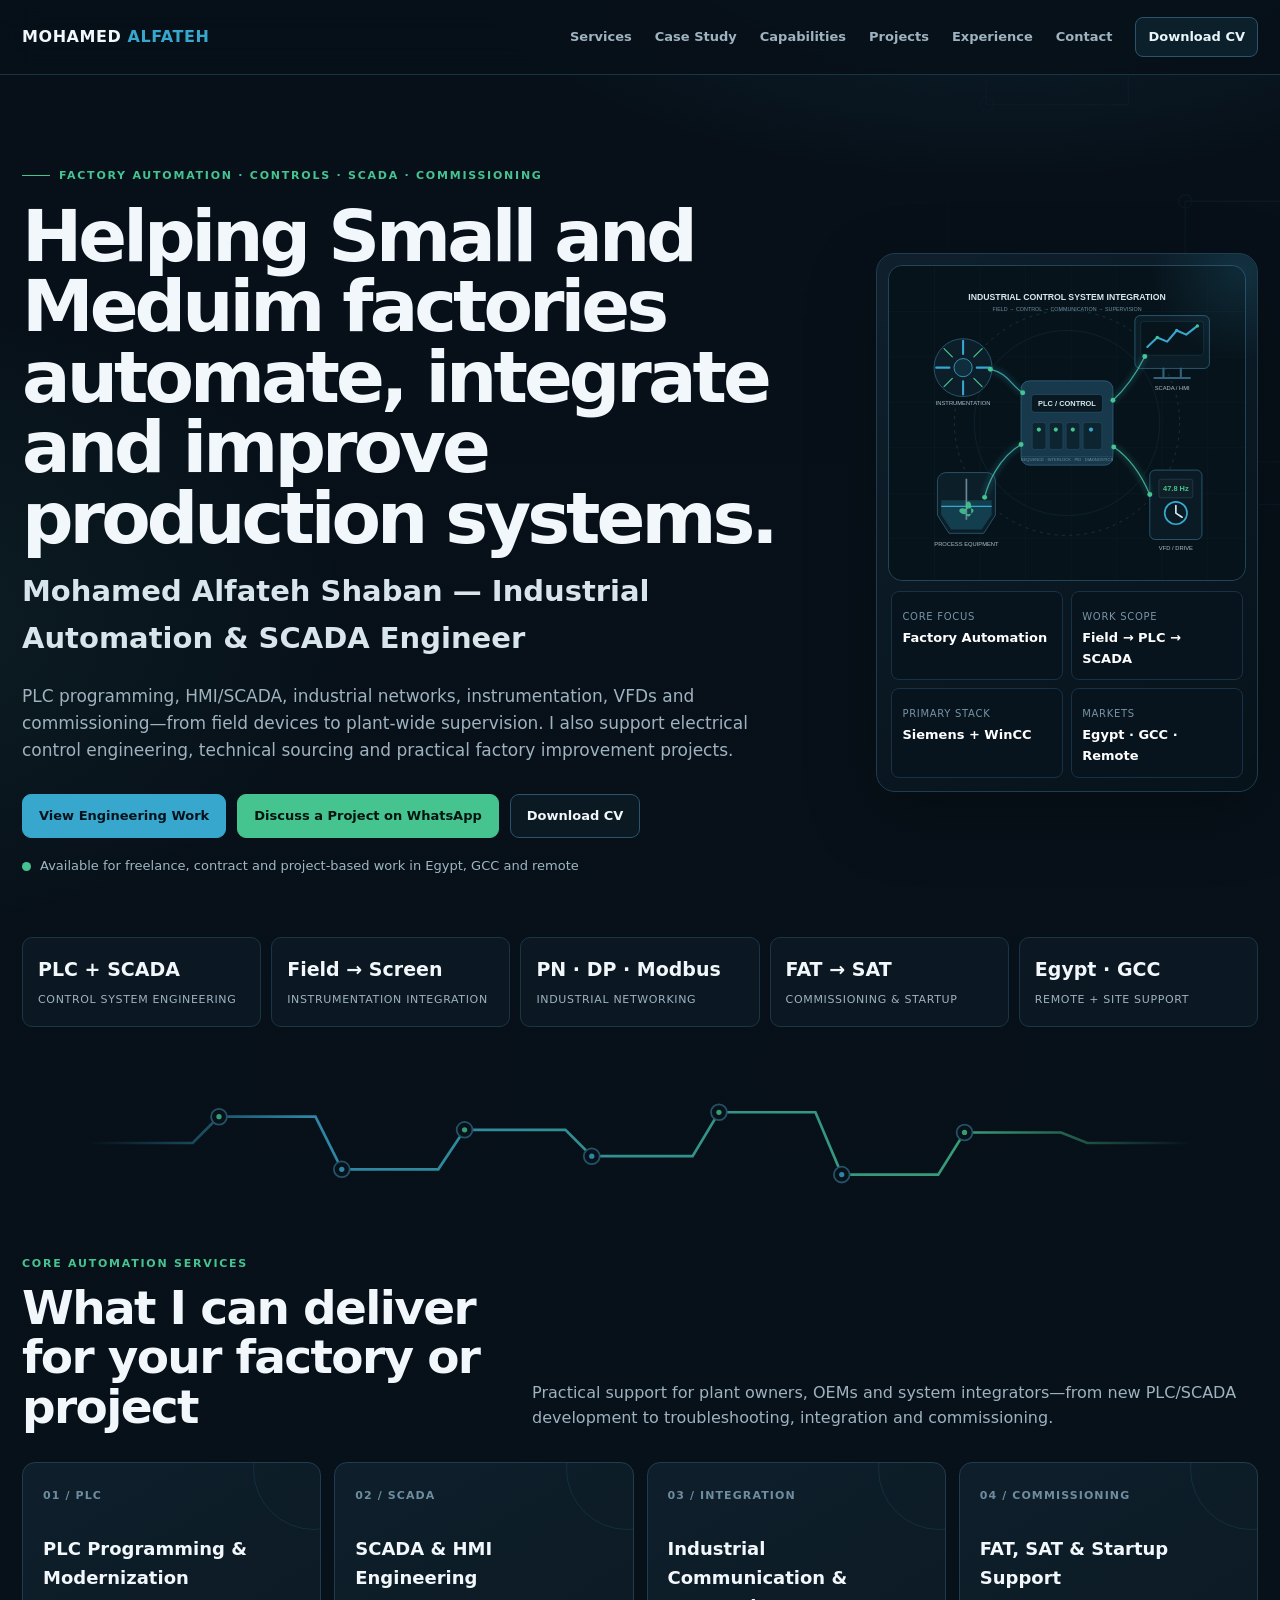
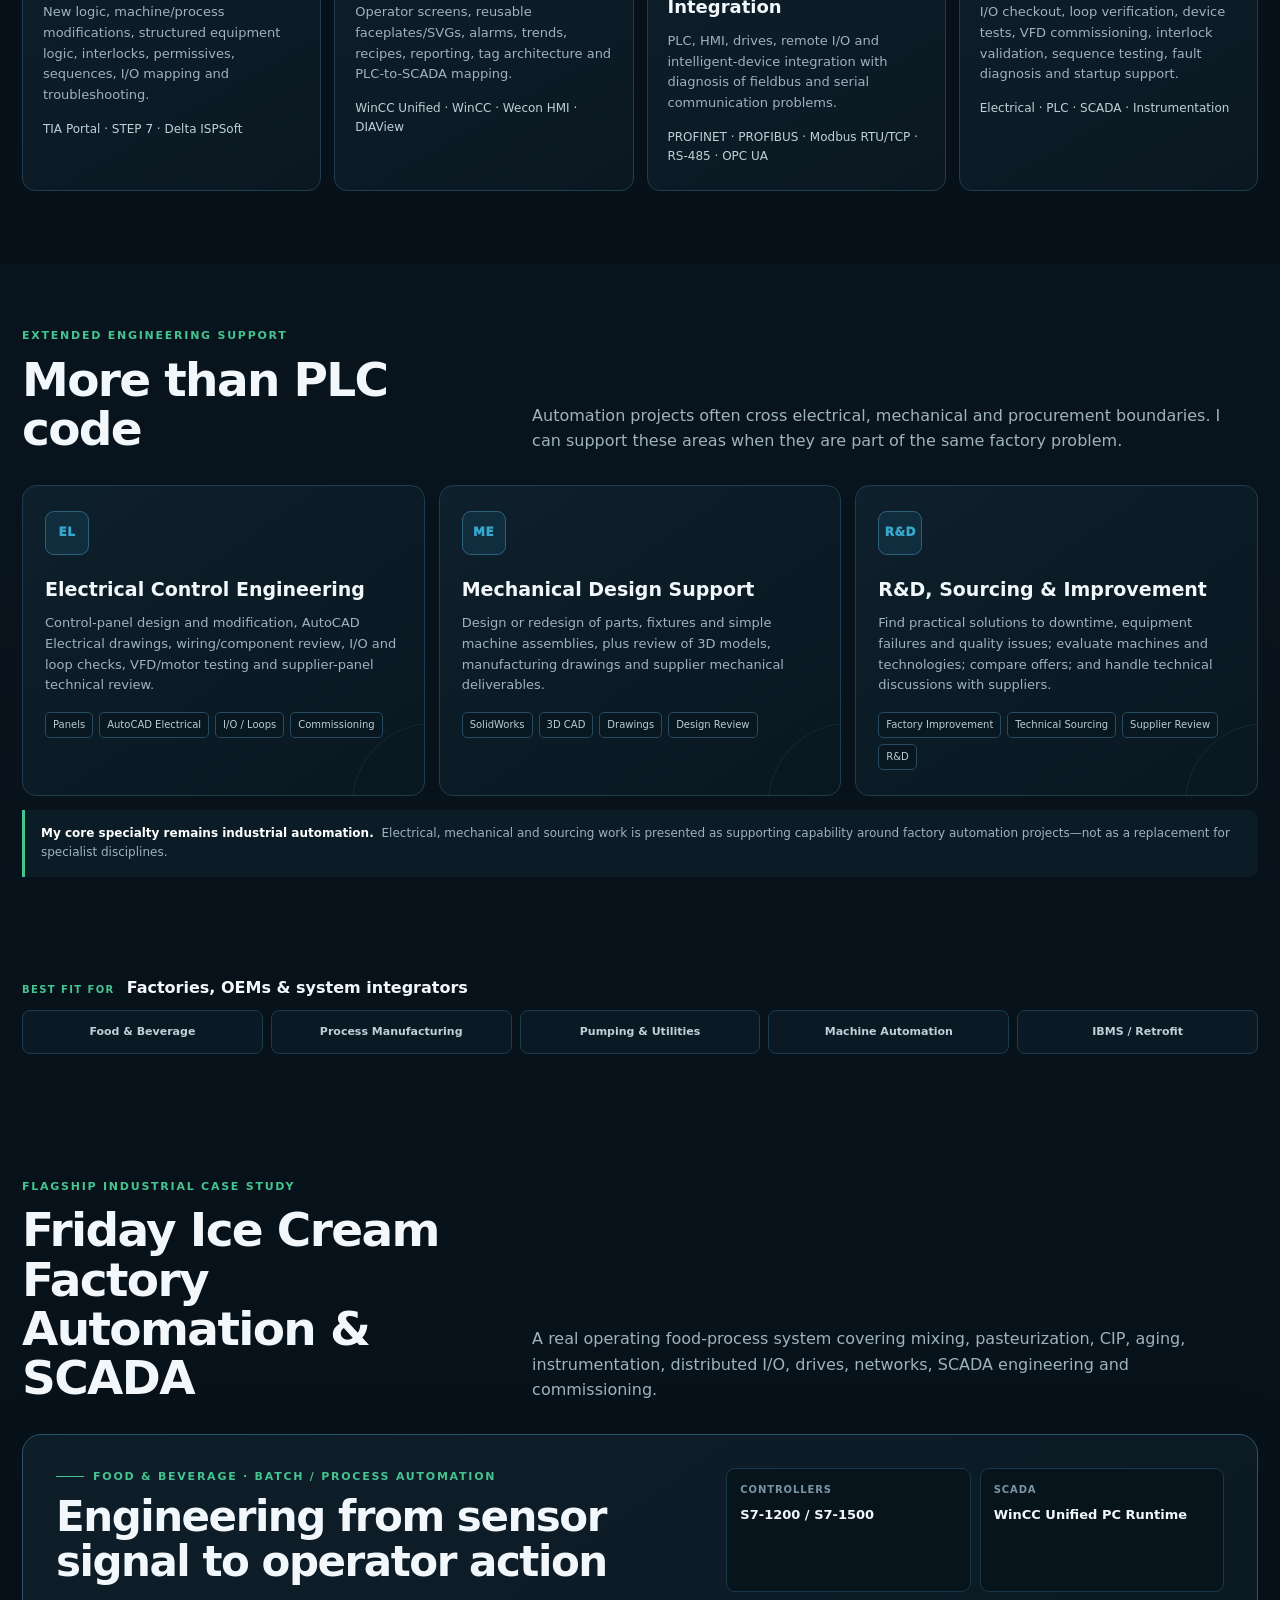
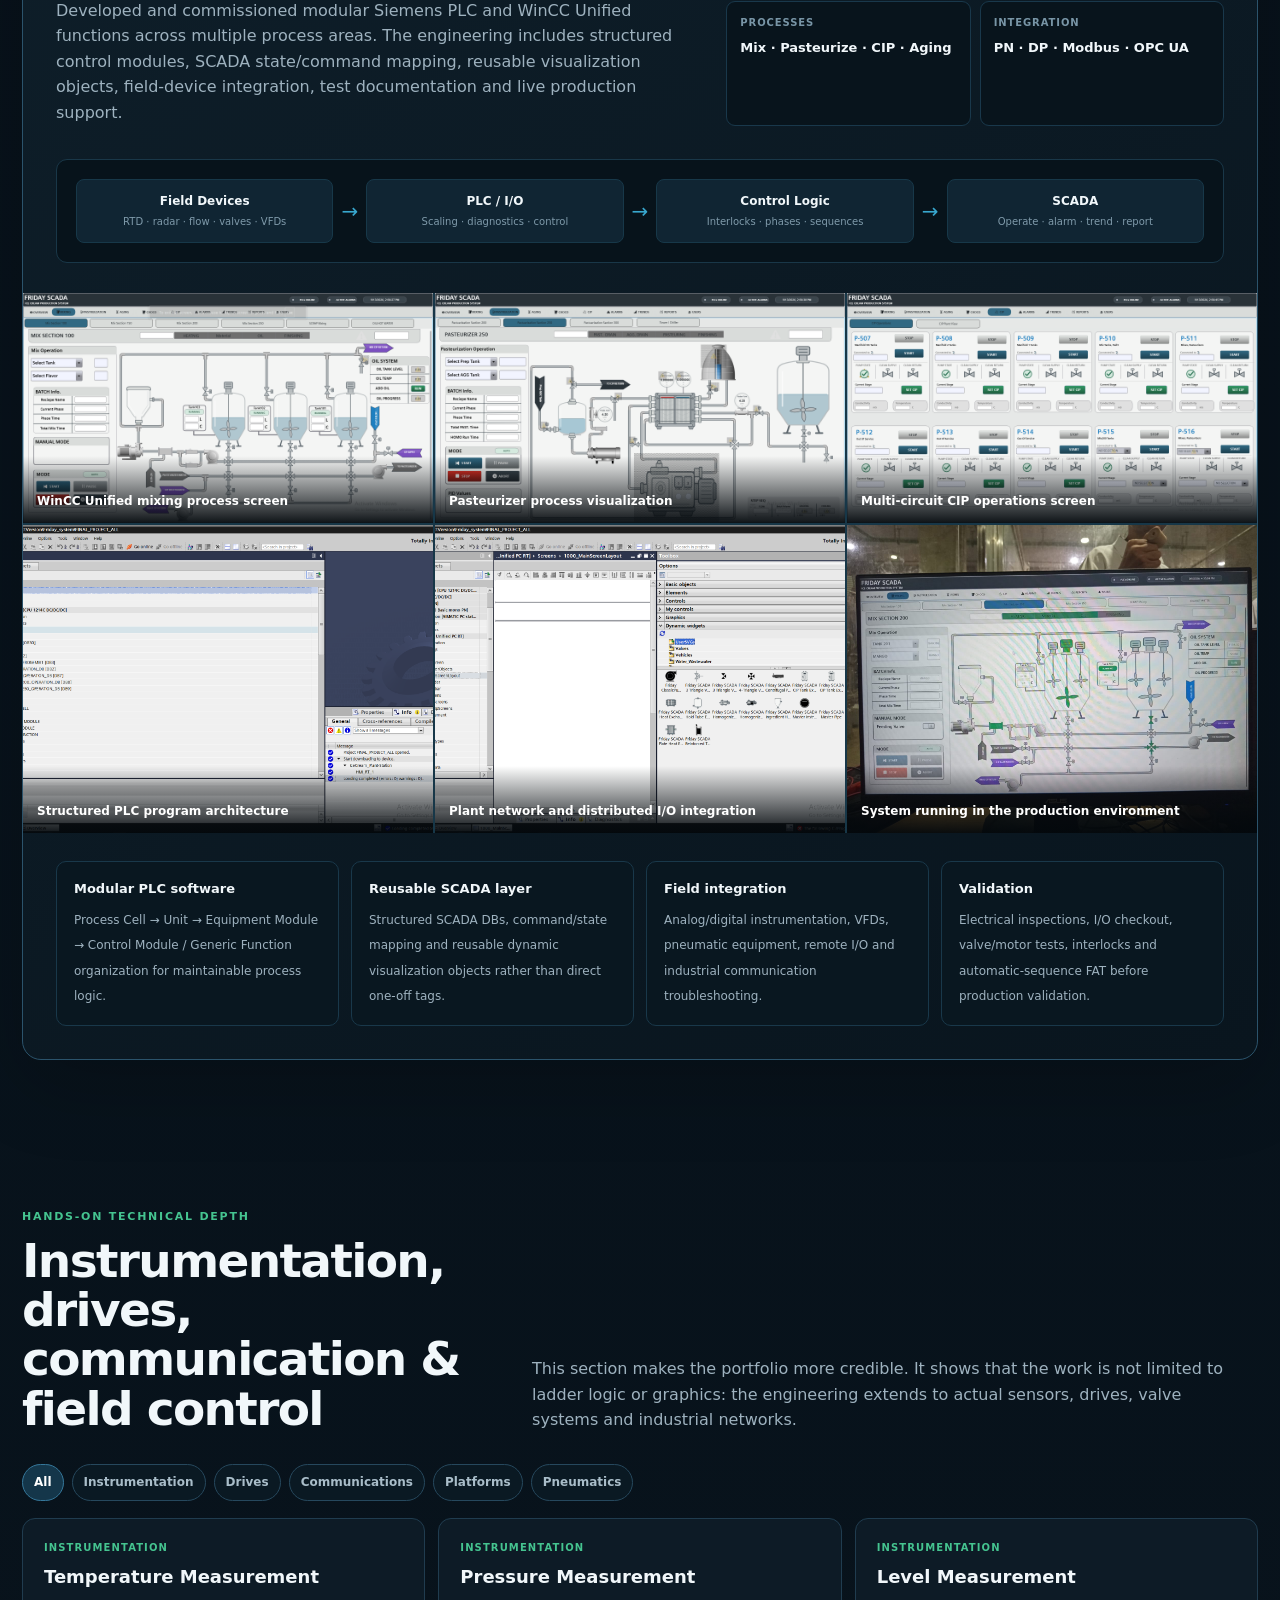
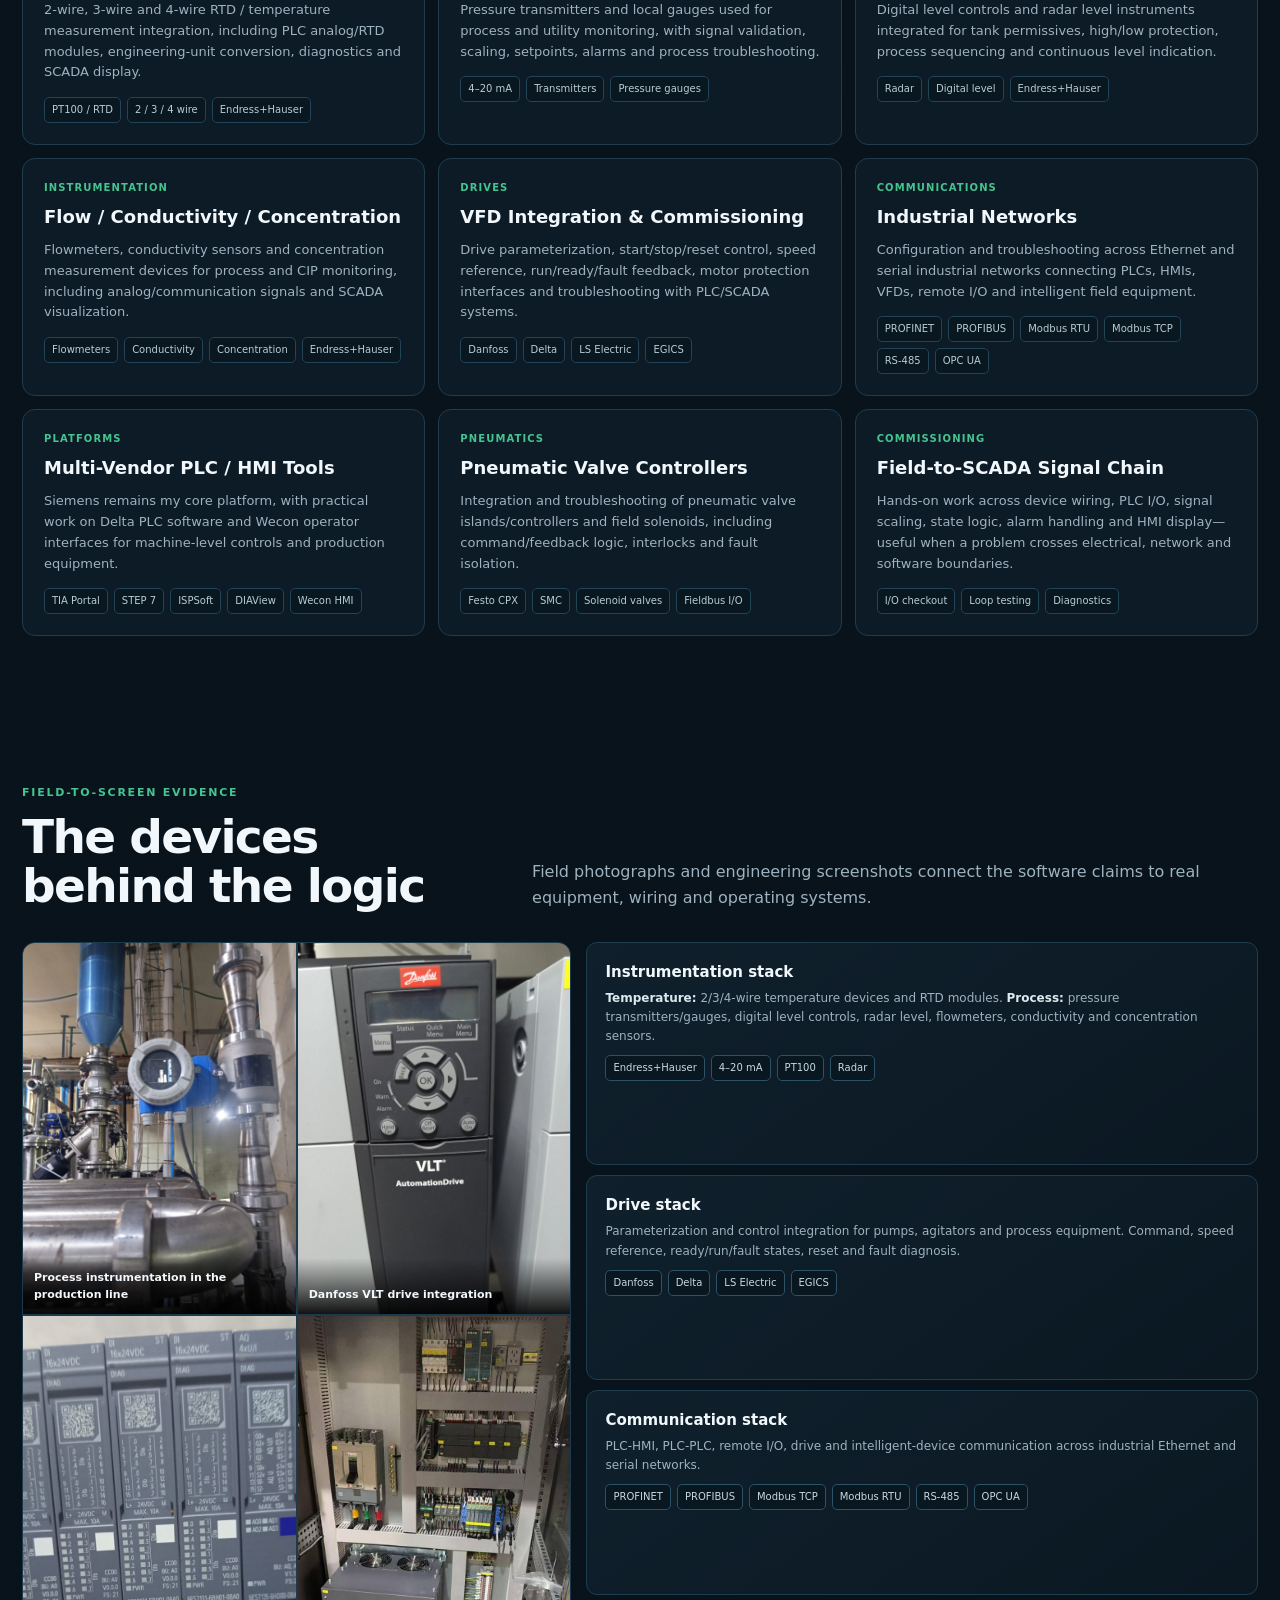
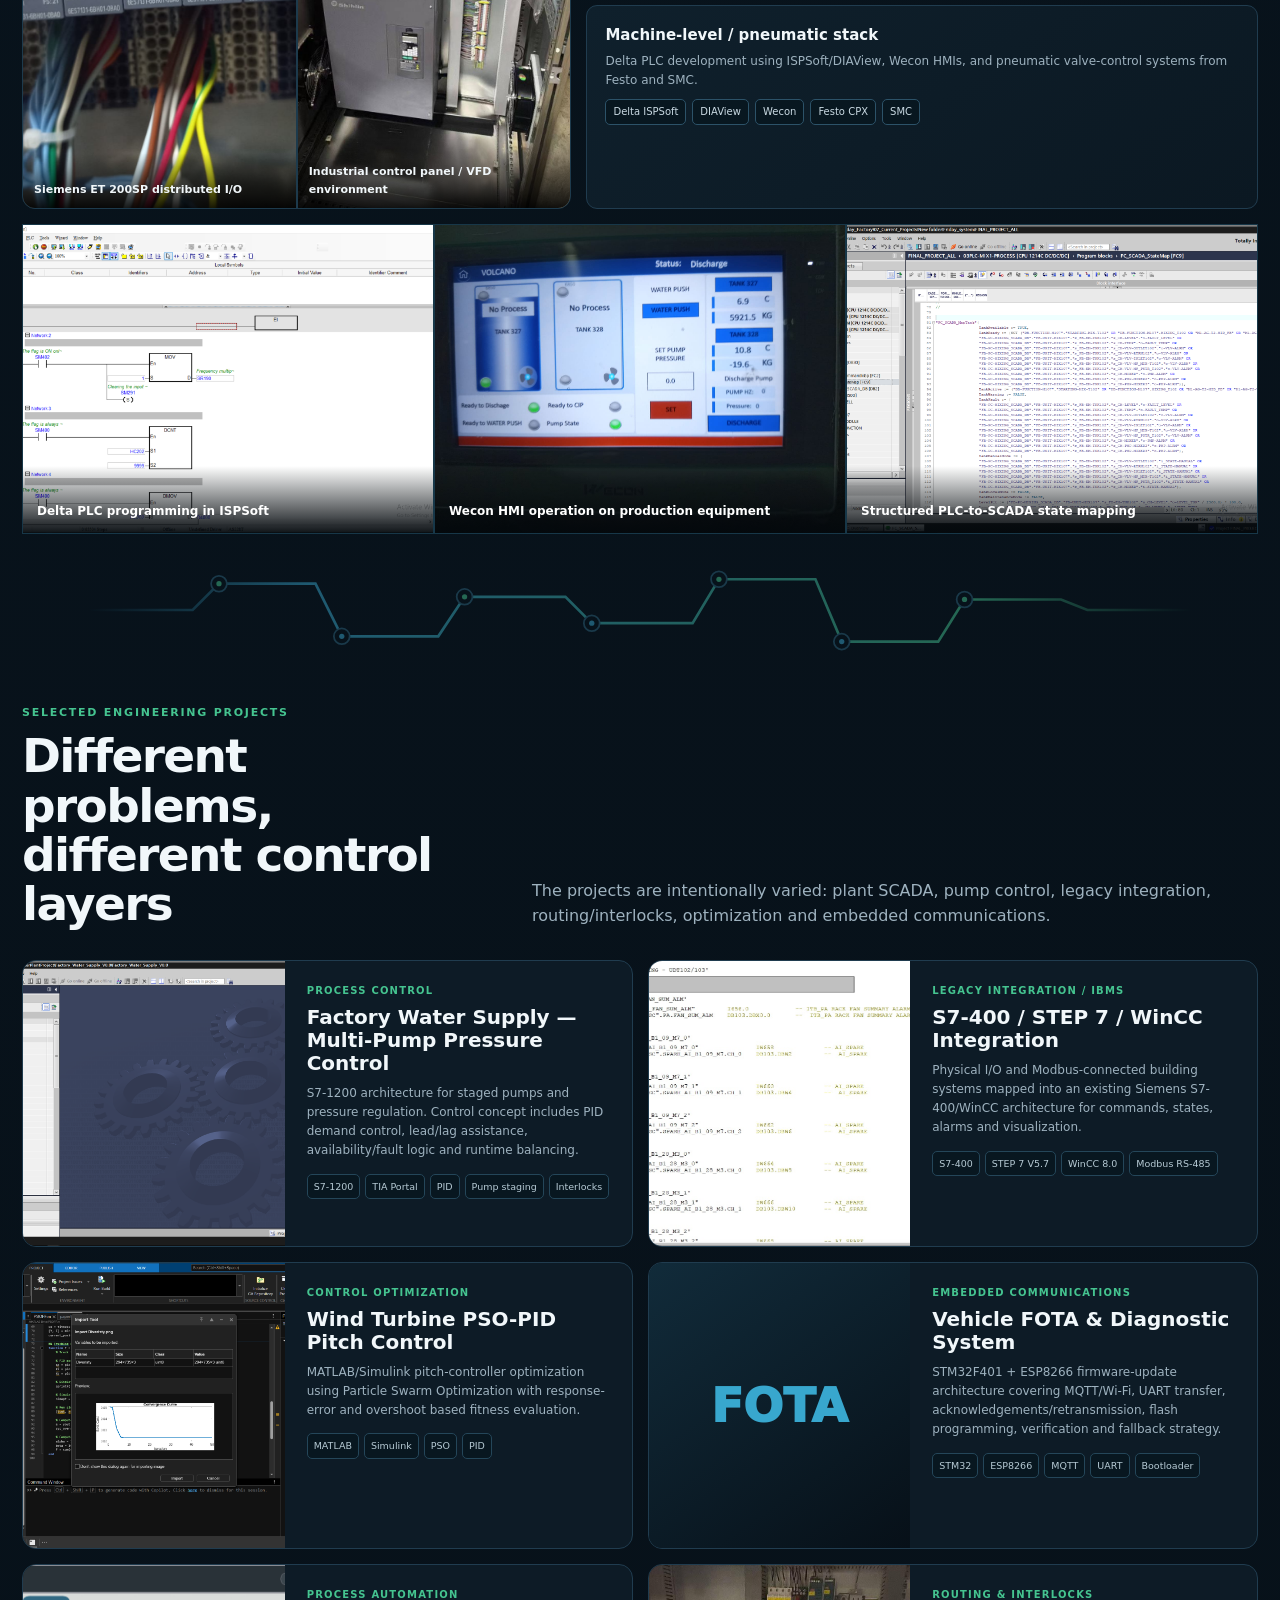
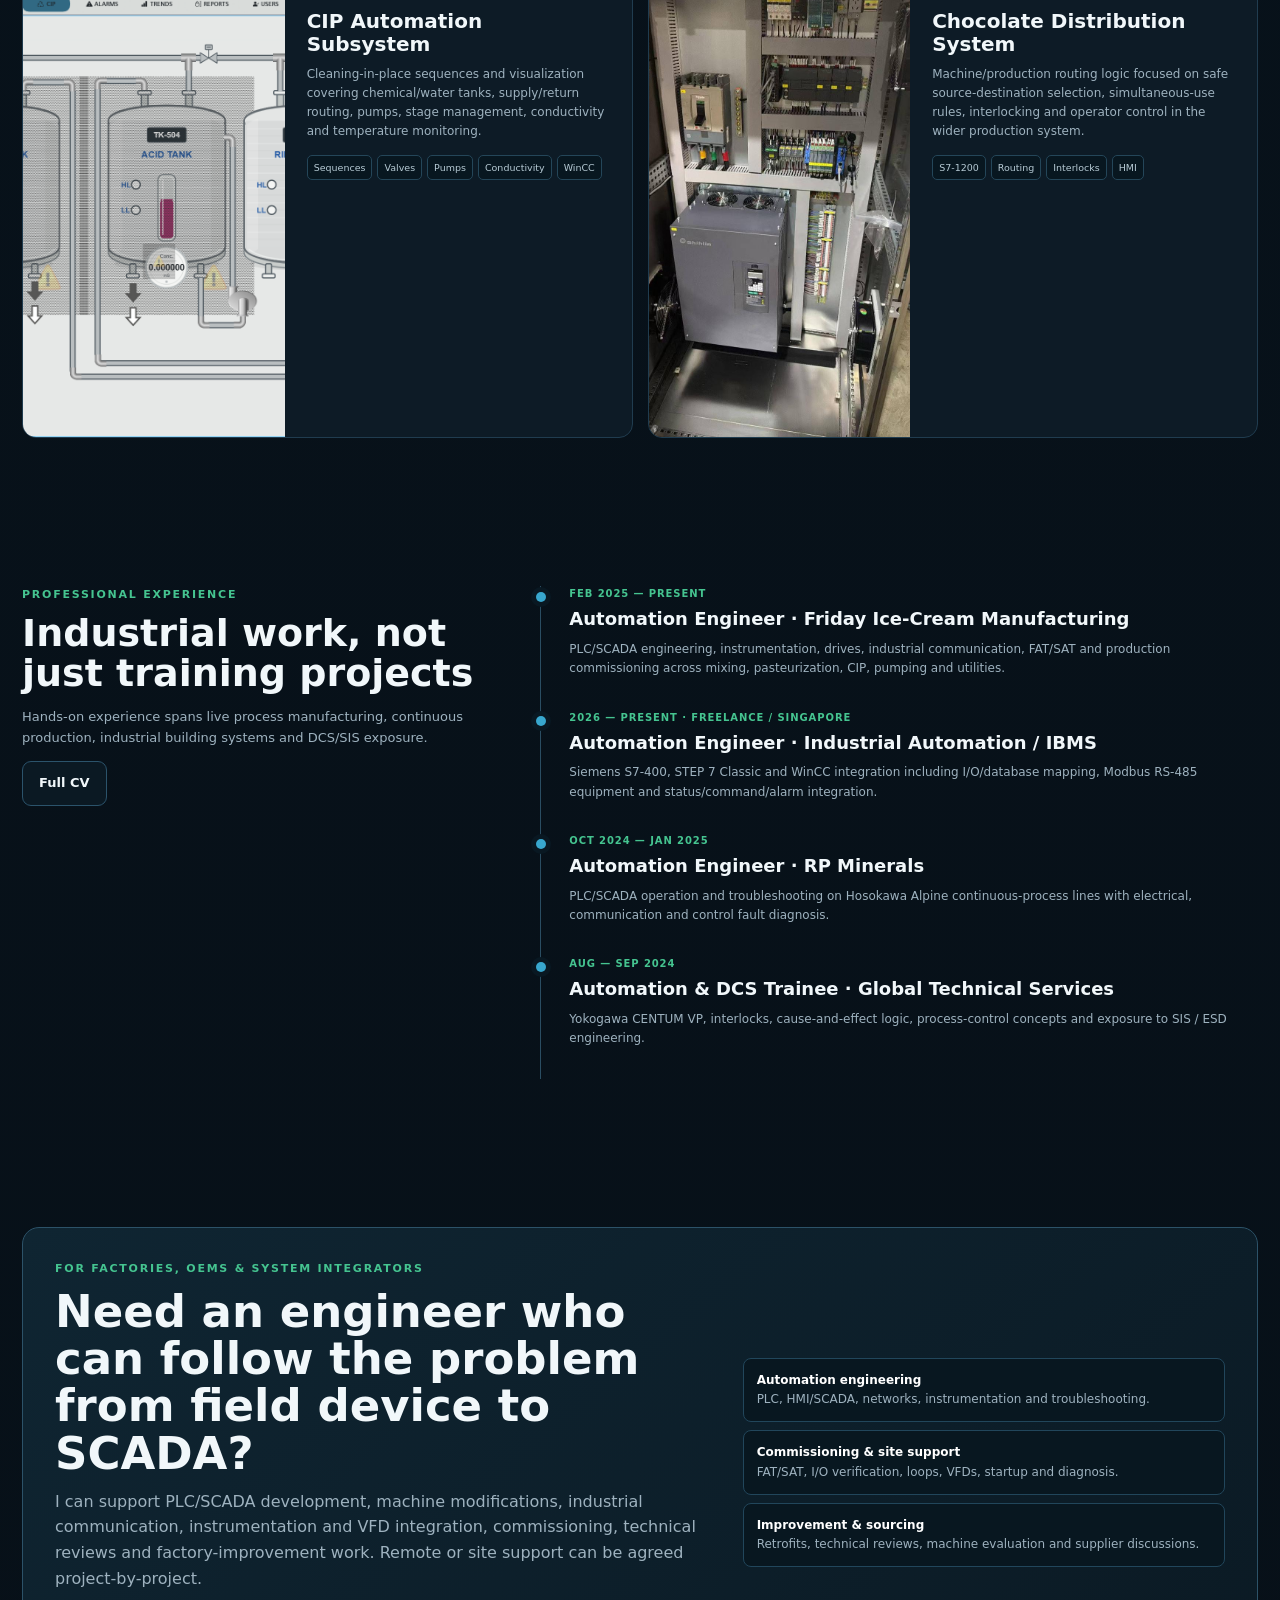
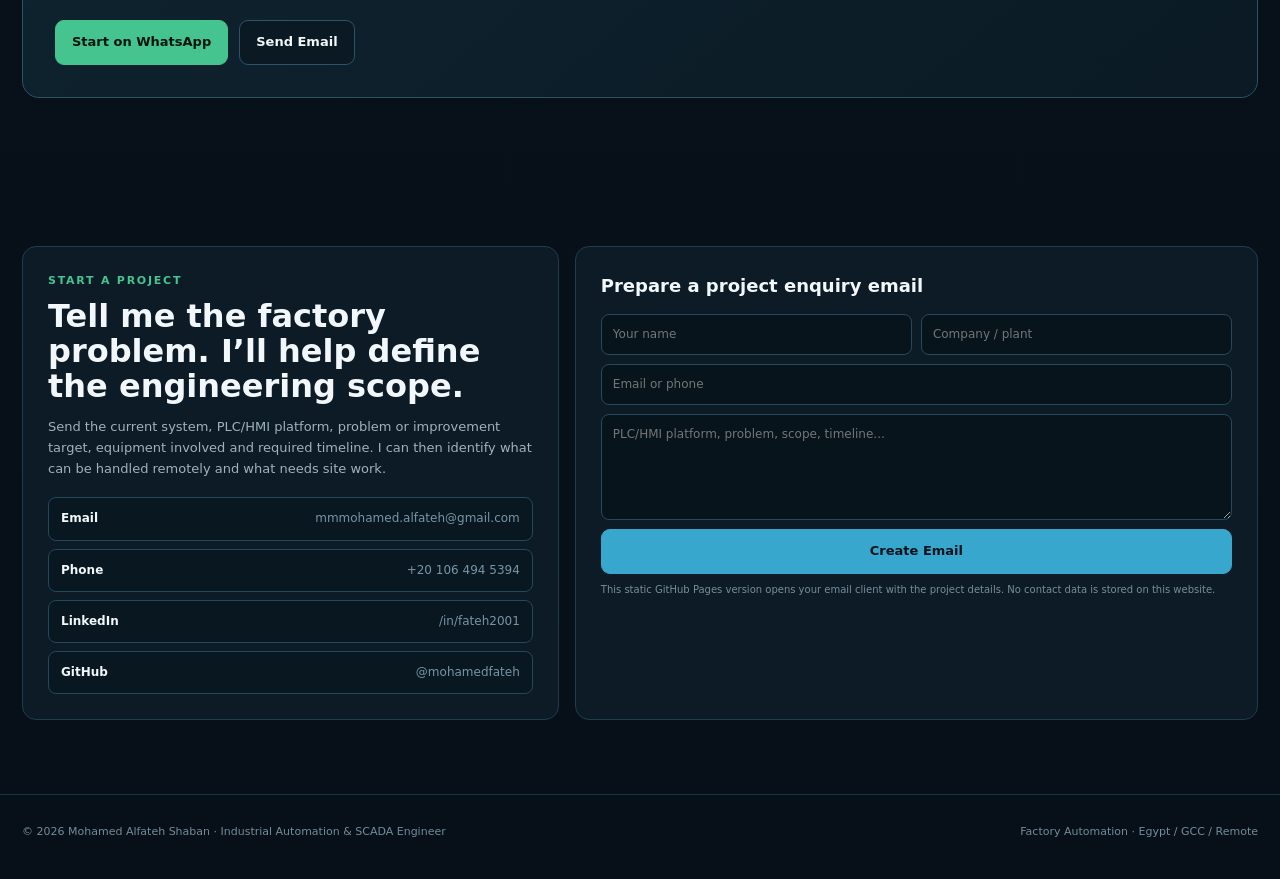
<file: mohamed_portfolio_v4/index.html>
<!doctype html>
<html lang="en">
<head>
  <meta charset="utf-8">
  <meta name="viewport" content="width=device-width,initial-scale=1">
  <title>Mohamed Alfateh Shaban | Industrial Automation & SCADA Engineer</title>
  <meta name="description" content="Mohamed Alfateh Shaban is an Industrial Automation & SCADA Engineer helping factories automate, troubleshoot, commission and improve production systems. PLC, HMI/SCADA, industrial networks, instrumentation, VFDs and technical integration for Egypt, GCC and remote projects.">
  <meta name="keywords" content="Industrial Automation Engineer Egypt, PLC Engineer Egypt, SCADA Engineer Egypt, Automation Freelancer GCC, Siemens TIA Portal, WinCC Unified, PLC Programming, HMI SCADA, PROFINET, PROFIBUS, Modbus, instrumentation, VFD commissioning, FAT SAT, factory automation, technical sourcing">
  <meta name="author" content="Mohamed Alfateh Shaban">
  <meta property="og:title" content="Mohamed Alfateh Shaban — Industrial Automation & SCADA Engineer">
  <meta property="og:description" content="Factory automation, PLC, SCADA/HMI, industrial networks, instrumentation, VFDs and commissioning — from field devices to plant-wide operation.">
  <meta property="og:type" content="website">
  <meta property="og:image" content="assets/live-mix.jpg">
  <meta name="theme-color" content="#071019">
  <link rel="stylesheet" href="styles.css">
  <script type="application/ld+json">
  {"@context":"https://schema.org","@type":"Person","name":"Mohamed Alfateh Shaban","jobTitle":"Industrial Automation & SCADA Engineer","address":{"@type":"PostalAddress","addressLocality":"Cairo","addressCountry":"EG"},"email":"mailto:mmmohamed.alfateh@gmail.com","telephone":"+201064945394","sameAs":["https://www.linkedin.com/in/fateh2001/","https://github.com/mohamedfateh"],"knowsAbout":["Siemens S7-1200","Siemens S7-1500","TIA Portal","WinCC Unified","PROFINET","PROFIBUS","Modbus RTU","Modbus TCP","OPC UA","Industrial Instrumentation","VFD commissioning","ISA-88"]}
  </script>
</head>
<body>
<header class="topbar">
  <div class="wrap navbar">
    <a class="brand" href="#top">MOHAMED <em>ALFATEH</em></a>
    <nav class="navlinks">
      <a href="#services">Services</a><a href="#work">Case Study</a><a href="#capabilities">Capabilities</a><a href="#projects">Projects</a><a href="#experience">Experience</a><a href="#contact">Contact</a>
      <a class="nav-cta" href="assets/Mohamed_Alfateh_Shaban_CV.pdf" target="_blank">Download CV</a>
    </nav>
    <button class="menu-btn" aria-label="Menu">☰</button>
  </div>
</header>
<main id="top">
<section class="hero">
  <div class="wrap hero-grid">
    <div class="reveal">
      <div class="eyebrow">Factory Automation · Controls · SCADA · Commissioning</div>
      <h1>Helping Small and Meduim factories automate, integrate and improve production systems.</h1>
      <p class="hero-title">Mohamed Alfateh Shaban — Industrial Automation & SCADA Engineer</p>
      <p class="lead">PLC programming, HMI/SCADA, industrial networks, instrumentation, VFDs and commissioning—from field devices to plant-wide supervision. I also support electrical control engineering, technical sourcing and practical factory improvement projects.</p>
      <div class="hero-actions">
        <a class="btn primary" href="#work">View Engineering Work</a>
        <a class="btn green" href="https://wa.me/201064945394?text=Hello%20Mohamed%2C%20I%20have%20an%20automation%20project%20to%20discuss." target="_blank">Discuss a Project on WhatsApp</a>
        <a class="btn ghost" href="assets/Mohamed_Alfateh_Shaban_CV.pdf" target="_blank">Download CV</a>
      </div>
      <div class="availability"><span class="pulse"></span>Available for freelance, contract and project-based work in Egypt, GCC and remote</div>
    </div>
    <aside class="hero-card hero-visual reveal" aria-label="Industrial automation system graphic">
      <div class="visual-frame">
        <img src="assets/automation-hero.svg" alt="Vector diagram showing instrumentation, PLC control, SCADA, VFDs and process equipment">
      </div>
      <div class="mini"><div><span>Core focus</span><b>Factory Automation</b></div><div><span>Work scope</span><b>Field → PLC → SCADA</b></div><div><span>Primary stack</span><b>Siemens + WinCC</b></div><div><span>Markets</span><b>Egypt · GCC · Remote</b></div></div>
    </aside>
  </div>
</section>
<div class="trustbar"><div class="wrap trust-grid reveal">
  <div class="trust"><strong>PLC + SCADA</strong><span>Control system engineering</span></div>
  <div class="trust"><strong>Field → Screen</strong><span>Instrumentation integration</span></div>
  <div class="trust"><strong>PN · DP · Modbus</strong><span>Industrial networking</span></div>
  <div class="trust"><strong>FAT → SAT</strong><span>Commissioning & startup</span></div>
  <div class="trust"><strong>Egypt · GCC</strong><span>Remote + site support</span></div>
</div></div>
<div class="vector-divider" aria-hidden="true"><img src="assets/automation-divider.svg" alt=""></div>

<section id="services">
  <div class="wrap">
    <div class="section-head reveal"><div><div class="section-kicker">Core automation services</div><h2>What I can deliver for your factory or project</h2></div><p>Practical support for plant owners, OEMs and system integrators—from new PLC/SCADA development to troubleshooting, integration and commissioning.</p></div>
    <div class="services">
      <article class="service reveal"><div class="num">01 / PLC</div><h3>PLC Programming & Modernization</h3><p>New logic, machine/process modifications, structured equipment logic, interlocks, permissives, sequences, I/O mapping and troubleshooting.</p><div class="deliverables">TIA Portal · STEP 7 · Delta ISPSoft</div></article>
      <article class="service reveal"><div class="num">02 / SCADA</div><h3>SCADA & HMI Engineering</h3><p>Operator screens, reusable faceplates/SVGs, alarms, trends, recipes, reporting, tag architecture and PLC-to-SCADA mapping.</p><div class="deliverables">WinCC Unified · WinCC · Wecon HMI · DIAView</div></article>
      <article class="service reveal"><div class="num">03 / INTEGRATION</div><h3>Industrial Communication & Integration</h3><p>PLC, HMI, drives, remote I/O and intelligent-device integration with diagnosis of fieldbus and serial communication problems.</p><div class="deliverables">PROFINET · PROFIBUS · Modbus RTU/TCP · RS-485 · OPC UA</div></article>
      <article class="service reveal"><div class="num">04 / COMMISSIONING</div><h3>FAT, SAT & Startup Support</h3><p>I/O checkout, loop verification, device tests, VFD commissioning, interlock validation, sequence testing, fault diagnosis and startup support.</p><div class="deliverables">Electrical · PLC · SCADA · Instrumentation</div></article>
    </div>
  </div>
</section>

<section class="support-section" id="engineering-support">
  <div class="wrap">
    <div class="section-head reveal"><div><div class="section-kicker">Extended engineering support</div><h2>More than PLC code</h2></div><p>Automation projects often cross electrical, mechanical and procurement boundaries. I can support these areas when they are part of the same factory problem.</p></div>
    <div class="support-grid">
      <article class="support-card reveal"><div class="support-icon">EL</div><h3>Electrical Control Engineering</h3><p>Control-panel design and modification, AutoCAD Electrical drawings, wiring/component review, I/O and loop checks, VFD/motor testing and supplier-panel technical review.</p><div class="support-tags"><span>Panels</span><span>AutoCAD Electrical</span><span>I/O / Loops</span><span>Commissioning</span></div></article>
      <article class="support-card reveal"><div class="support-icon">ME</div><h3>Mechanical Design Support</h3><p>Design or redesign of parts, fixtures and simple machine assemblies, plus review of 3D models, manufacturing drawings and supplier mechanical deliverables.</p><div class="support-tags"><span>SolidWorks</span><span>3D CAD</span><span>Drawings</span><span>Design Review</span></div></article>
      <article class="support-card reveal"><div class="support-icon">R&D</div><h3>R&D, Sourcing & Improvement</h3><p>Find practical solutions to downtime, equipment failures and quality issues; evaluate machines and technologies; compare offers; and handle technical discussions with suppliers.</p><div class="support-tags"><span>Factory Improvement</span><span>Technical Sourcing</span><span>Supplier Review</span><span>R&D</span></div></article>
    </div>
    <div class="positioning-note reveal"><b>My core specialty remains industrial automation.</b><span> Electrical, mechanical and sourcing work is presented as supporting capability around factory automation projects—not as a replacement for specialist disciplines.</span></div>
  </div>
</section>

<section class="fit-strip">
  <div class="wrap">
    <div class="fit-head reveal"><span>Best fit for</span><b>Factories, OEMs & system integrators</b></div>
    <div class="fit-grid reveal"><span>Food & Beverage</span><span>Process Manufacturing</span><span>Pumping & Utilities</span><span>Machine Automation</span><span>IBMS / Retrofit</span></div>
  </div>
</section>

<section id="work">
  <div class="wrap">
    <div class="section-head reveal"><div><div class="section-kicker">Flagship industrial case study</div><h2>Friday Ice Cream Factory Automation & SCADA</h2></div><p>A real operating food-process system covering mixing, pasteurization, CIP, aging, instrumentation, distributed I/O, drives, networks, SCADA engineering and commissioning.</p></div>
    <article class="flagship reveal">
      <div class="flag-top"><div><div class="eyebrow">Food & Beverage · Batch / Process Automation</div><h3>Engineering from sensor signal to operator action</h3><p>Developed and commissioned modular Siemens PLC and WinCC Unified functions across multiple process areas. The engineering includes structured control modules, SCADA state/command mapping, reusable visualization objects, field-device integration, test documentation and live production support.</p></div>
      <div class="project-meta"><div><b>Controllers</b><span>S7-1200 / S7-1500</span></div><div><b>SCADA</b><span>WinCC Unified PC Runtime</span></div><div><b>Processes</b><span>Mix · Pasteurize · CIP · Aging</span></div><div><b>Integration</b><span>PN · DP · Modbus · OPC UA</span></div></div></div>
      <div class="flowline"><div class="flow-node">Field Devices<small>RTD · radar · flow · valves · VFDs</small></div><div class="arrow">→</div><div class="flow-node">PLC / I/O<small>Scaling · diagnostics · control</small></div><div class="arrow">→</div><div class="flow-node">Control Logic<small>Interlocks · phases · sequences</small></div><div class="arrow">→</div><div class="flow-node">SCADA<small>Operate · alarm · trend · report</small></div></div>
      <div class="gallery">
        <figure><img data-lightbox src="assets/friday-mix100.png" alt="Mixing SCADA"><figcaption>WinCC Unified mixing process screen</figcaption></figure>
        <figure><img data-lightbox src="assets/friday-pasteurizer.png" alt="Pasteurization SCADA"><figcaption>Pasteurizer process visualization</figcaption></figure>
        <figure><img data-lightbox src="assets/friday-cip-ops.png" alt="CIP operations"><figcaption>Multi-circuit CIP operations screen</figcaption></figure>
        <figure><img data-lightbox src="assets/tia-architecture.png" alt="TIA Portal architecture"><figcaption>Structured PLC program architecture</figcaption></figure>
        <figure><img data-lightbox src="assets/network-view.png" alt="Network architecture"><figcaption>Plant network and distributed I/O integration</figcaption></figure>
        <figure><img data-lightbox src="assets/live-mix.jpg" alt="Live runtime"><figcaption>System running in the production environment</figcaption></figure>
      </div>
      <div class="case-points">
        <div class="case-point"><b>Modular PLC software</b><span>Process Cell → Unit → Equipment Module → Control Module / Generic Function organization for maintainable process logic.</span></div>
        <div class="case-point"><b>Reusable SCADA layer</b><span>Structured SCADA DBs, command/state mapping and reusable dynamic visualization objects rather than direct one-off tags.</span></div>
        <div class="case-point"><b>Field integration</b><span>Analog/digital instrumentation, VFDs, pneumatic equipment, remote I/O and industrial communication troubleshooting.</span></div>
        <div class="case-point"><b>Validation</b><span>Electrical inspections, I/O checkout, valve/motor tests, interlocks and automatic-sequence FAT before production validation.</span></div>
      </div>
    </article>
  </div>
</section>

<section id="capabilities">
  <div class="wrap">
    <div class="section-head reveal"><div><div class="section-kicker">Hands-on technical depth</div><h2>Instrumentation, drives, communication & field control</h2></div><p>This section makes the portfolio more credible. It shows that the work is not limited to ladder logic or graphics: the engineering extends to actual sensors, drives, valve systems and industrial networks.</p></div>
    <div class="capability-tabs reveal"><button class="tab active" data-filter="all">All</button><button class="tab" data-filter="instrument">Instrumentation</button><button class="tab" data-filter="drive">Drives</button><button class="tab" data-filter="network">Communications</button><button class="tab" data-filter="platform">Platforms</button><button class="tab" data-filter="pneumatic">Pneumatics</button></div>
    <div class="cap-grid">
      <article class="cap-card reveal" data-group="instrument"><div class="type">Instrumentation</div><h3>Temperature Measurement</h3><p>2-wire, 3-wire and 4-wire RTD / temperature measurement integration, including PLC analog/RTD modules, engineering-unit conversion, diagnostics and SCADA display.</p><div class="tagrow"><span class="tag">PT100 / RTD</span><span class="tag">2 / 3 / 4 wire</span><span class="tag">Endress+Hauser</span></div></article>
      <article class="cap-card reveal" data-group="instrument"><div class="type">Instrumentation</div><h3>Pressure Measurement</h3><p>Pressure transmitters and local gauges used for process and utility monitoring, with signal validation, scaling, setpoints, alarms and process troubleshooting.</p><div class="tagrow"><span class="tag">4–20 mA</span><span class="tag">Transmitters</span><span class="tag">Pressure gauges</span></div></article>
      <article class="cap-card reveal" data-group="instrument"><div class="type">Instrumentation</div><h3>Level Measurement</h3><p>Digital level controls and radar level instruments integrated for tank permissives, high/low protection, process sequencing and continuous level indication.</p><div class="tagrow"><span class="tag">Radar</span><span class="tag">Digital level</span><span class="tag">Endress+Hauser</span></div></article>
      <article class="cap-card reveal" data-group="instrument"><div class="type">Instrumentation</div><h3>Flow / Conductivity / Concentration</h3><p>Flowmeters, conductivity sensors and concentration measurement devices for process and CIP monitoring, including analog/communication signals and SCADA visualization.</p><div class="tagrow"><span class="tag">Flowmeters</span><span class="tag">Conductivity</span><span class="tag">Concentration</span><span class="tag">Endress+Hauser</span></div></article>
      <article class="cap-card reveal" data-group="drive"><div class="type">Drives</div><h3>VFD Integration & Commissioning</h3><p>Drive parameterization, start/stop/reset control, speed reference, run/ready/fault feedback, motor protection interfaces and troubleshooting with PLC/SCADA systems.</p><div class="tagrow"><span class="tag">Danfoss</span><span class="tag">Delta</span><span class="tag">LS Electric</span><span class="tag">EGICS</span></div></article>
      <article class="cap-card reveal" data-group="network"><div class="type">Communications</div><h3>Industrial Networks</h3><p>Configuration and troubleshooting across Ethernet and serial industrial networks connecting PLCs, HMIs, VFDs, remote I/O and intelligent field equipment.</p><div class="tagrow"><span class="tag">PROFINET</span><span class="tag">PROFIBUS</span><span class="tag">Modbus RTU</span><span class="tag">Modbus TCP</span><span class="tag">RS-485</span><span class="tag">OPC UA</span></div></article>
      <article class="cap-card reveal" data-group="platform"><div class="type">Platforms</div><h3>Multi-Vendor PLC / HMI Tools</h3><p>Siemens remains my core platform, with practical work on Delta PLC software and Wecon operator interfaces for machine-level controls and production equipment.</p><div class="tagrow"><span class="tag">TIA Portal</span><span class="tag">STEP 7</span><span class="tag">ISPSoft</span><span class="tag">DIAView</span><span class="tag">Wecon HMI</span></div></article>
      <article class="cap-card reveal" data-group="pneumatic"><div class="type">Pneumatics</div><h3>Pneumatic Valve Controllers</h3><p>Integration and troubleshooting of pneumatic valve islands/controllers and field solenoids, including command/feedback logic, interlocks and fault isolation.</p><div class="tagrow"><span class="tag">Festo CPX</span><span class="tag">SMC</span><span class="tag">Solenoid valves</span><span class="tag">Fieldbus I/O</span></div></article>
      <article class="cap-card reveal" data-group="platform"><div class="type">Commissioning</div><h3>Field-to-SCADA Signal Chain</h3><p>Hands-on work across device wiring, PLC I/O, signal scaling, state logic, alarm handling and HMI display—useful when a problem crosses electrical, network and software boundaries.</p><div class="tagrow"><span class="tag">I/O checkout</span><span class="tag">Loop testing</span><span class="tag">Diagnostics</span></div></article>
    </div>
  </div>
</section>

<section>
  <div class="wrap">
    <div class="section-head reveal"><div><div class="section-kicker">Field-to-screen evidence</div><h2>The devices behind the logic</h2></div><p>Field photographs and engineering screenshots connect the software claims to real equipment, wiring and operating systems.</p></div>
    <div class="instrument-wrap">
      <div class="proof-column reveal">
        <figure><img data-lightbox src="assets/flow-instrument.jpg" alt="Process instrument"><figcaption>Process instrumentation in the production line</figcaption></figure>
        <figure><img data-lightbox src="assets/danfoss-vfd.jpg" alt="Danfoss VFD"><figcaption>Danfoss VLT drive integration</figcaption></figure>
        <figure><img data-lightbox src="assets/et200sp.jpg" alt="ET200SP"><figcaption>Siemens ET 200SP distributed I/O</figcaption></figure>
        <figure><img data-lightbox src="assets/panel-vfd.jpg" alt="Control panel"><figcaption>Industrial control panel / VFD environment</figcaption></figure>
      </div>
      <div class="stack-list">
        <div class="stack-block reveal"><h3>Instrumentation stack</h3><p><strong>Temperature:</strong> 2/3/4-wire temperature devices and RTD modules. <strong>Process:</strong> pressure transmitters/gauges, digital level controls, radar level, flowmeters, conductivity and concentration sensors.</p><div class="brands"><span class="brand-pill">Endress+Hauser</span><span class="brand-pill">4–20 mA</span><span class="brand-pill">PT100</span><span class="brand-pill">Radar</span></div></div>
        <div class="stack-block reveal"><h3>Drive stack</h3><p>Parameterization and control integration for pumps, agitators and process equipment. Command, speed reference, ready/run/fault states, reset and fault diagnosis.</p><div class="brands"><span class="brand-pill">Danfoss</span><span class="brand-pill">Delta</span><span class="brand-pill">LS Electric</span><span class="brand-pill">EGICS</span></div></div>
        <div class="stack-block reveal"><h3>Communication stack</h3><p>PLC-HMI, PLC-PLC, remote I/O, drive and intelligent-device communication across industrial Ethernet and serial networks.</p><div class="brands"><span class="brand-pill">PROFINET</span><span class="brand-pill">PROFIBUS</span><span class="brand-pill">Modbus TCP</span><span class="brand-pill">Modbus RTU</span><span class="brand-pill">RS-485</span><span class="brand-pill">OPC UA</span></div></div>
        <div class="stack-block reveal"><h3>Machine-level / pneumatic stack</h3><p>Delta PLC development using ISPSoft/DIAView, Wecon HMIs, and pneumatic valve-control systems from Festo and SMC.</p><div class="brands"><span class="brand-pill">Delta ISPSoft</span><span class="brand-pill">DIAView</span><span class="brand-pill">Wecon</span><span class="brand-pill">Festo CPX</span><span class="brand-pill">SMC</span></div></div>
      </div>
    </div>
    <div class="gallery" style="margin-top:15px;border:1px solid #173748">
      <figure><img data-lightbox src="assets/delta-ispsoft.png" alt="Delta ISPSoft"><figcaption>Delta PLC programming in ISPSoft</figcaption></figure>
      <figure><img data-lightbox src="assets/wecon-hmi.jpg" alt="Wecon HMI"><figcaption>Wecon HMI operation on production equipment</figcaption></figure>
      <figure><img data-lightbox src="assets/scada-map-code.png" alt="SCADA mapping"><figcaption>Structured PLC-to-SCADA state mapping</figcaption></figure>
    </div>
  </div>
</section>

<div class="vector-divider compact" aria-hidden="true"><img src="assets/automation-divider.svg" alt=""></div>

<section id="projects">
  <div class="wrap">
    <div class="section-head reveal"><div><div class="section-kicker">Selected engineering projects</div><h2>Different problems, different control layers</h2></div><p>The projects are intentionally varied: plant SCADA, pump control, legacy integration, routing/interlocks, optimization and embedded communications.</p></div>
    <div class="projects">
      <article class="project-card reveal"><div class="thumb"><img src="assets/water-supply-tree.png" alt="Water supply PLC"></div><div class="body"><div class="kind">Process Control</div><h3>Factory Water Supply — Multi-Pump Pressure Control</h3><p>S7-1200 architecture for staged pumps and pressure regulation. Control concept includes PID demand control, lead/lag assistance, availability/fault logic and runtime balancing.</p><div class="tools"><span>S7-1200</span><span>TIA Portal</span><span>PID</span><span>Pump staging</span><span>Interlocks</span></div></div></article>
      <article class="project-card reveal"><div class="thumb"><img src="assets/ibms-mapping.jpg" alt="S7-400 mapping"></div><div class="body"><div class="kind">Legacy Integration / IBMS</div><h3>S7-400 / STEP 7 / WinCC Integration</h3><p>Physical I/O and Modbus-connected building systems mapped into an existing Siemens S7-400/WinCC architecture for commands, states, alarms and visualization.</p><div class="tools"><span>S7-400</span><span>STEP 7 V5.7</span><span>WinCC 8.0</span><span>Modbus RS-485</span></div></div></article>
      <article class="project-card reveal"><div class="thumb"><img src="assets/wind-pso.png" alt="Wind turbine PSO"></div><div class="body"><div class="kind">Control Optimization</div><h3>Wind Turbine PSO-PID Pitch Control</h3><p>MATLAB/Simulink pitch-controller optimization using Particle Swarm Optimization with response-error and overshoot based fitness evaluation.</p><div class="tools"><span>MATLAB</span><span>Simulink</span><span>PSO</span><span>PID</span></div></div></article>
      <article class="project-card reveal"><div class="thumb" style="display:flex;align-items:center;justify-content:center;background:linear-gradient(145deg,#112b3a,#071018);font-size:47px;font-weight:950;color:#38a7ce">FOTA</div><div class="body"><div class="kind">Embedded Communications</div><h3>Vehicle FOTA & Diagnostic System</h3><p>STM32F401 + ESP8266 firmware-update architecture covering MQTT/Wi-Fi, UART transfer, acknowledgements/retransmission, flash programming, verification and fallback strategy.</p><div class="tools"><span>STM32</span><span>ESP8266</span><span>MQTT</span><span>UART</span><span>Bootloader</span></div></div></article>
      <article class="project-card reveal"><div class="thumb"><img src="assets/friday-cip-plant.png" alt="CIP system"></div><div class="body"><div class="kind">Process Automation</div><h3>CIP Automation Subsystem</h3><p>Cleaning-in-place sequences and visualization covering chemical/water tanks, supply/return routing, pumps, stage management, conductivity and temperature monitoring.</p><div class="tools"><span>Sequences</span><span>Valves</span><span>Pumps</span><span>Conductivity</span><span>WinCC</span></div></div></article>
      <article class="project-card reveal"><div class="thumb"><img src="assets/panel-vfd.jpg" alt="Industrial controls"></div><div class="body"><div class="kind">Routing & Interlocks</div><h3>Chocolate Distribution System</h3><p>Machine/production routing logic focused on safe source-destination selection, simultaneous-use rules, interlocking and operator control in the wider production system.</p><div class="tools"><span>S7-1200</span><span>Routing</span><span>Interlocks</span><span>HMI</span></div></div></article>
    </div>
  </div>
</section>

<section id="experience">
  <div class="wrap experience-grid">
    <aside class="experience-aside reveal"><div class="section-kicker">Professional experience</div><h2>Industrial work, not just training projects</h2><p>Hands-on experience spans live process manufacturing, continuous production, industrial building systems and DCS/SIS exposure.</p><a class="btn ghost" href="assets/Mohamed_Alfateh_Shaban_CV.pdf" target="_blank">Full CV</a></aside>
    <div class="timeline">
      <div class="job reveal"><div class="date">Feb 2025 — Present</div><h3>Automation Engineer · Friday Ice-Cream Manufacturing</h3><p>PLC/SCADA engineering, instrumentation, drives, industrial communication, FAT/SAT and production commissioning across mixing, pasteurization, CIP, pumping and utilities.</p></div>
      <div class="job reveal"><div class="date">2026 — Present · Freelance / Singapore</div><h3>Automation Engineer · Industrial Automation / IBMS</h3><p>Siemens S7-400, STEP 7 Classic and WinCC integration including I/O/database mapping, Modbus RS-485 equipment and status/command/alarm integration.</p></div>
      <div class="job reveal"><div class="date">Oct 2024 — Jan 2025</div><h3>Automation Engineer · RP Minerals</h3><p>PLC/SCADA operation and troubleshooting on Hosokawa Alpine continuous-process lines with electrical, communication and control fault diagnosis.</p></div>
      <div class="job reveal"><div class="date">Aug — Sep 2024</div><h3>Automation & DCS Trainee · Global Technical Services</h3><p>Yokogawa CENTUM VP, interlocks, cause-and-effect logic, process-control concepts and exposure to SIS / ESD engineering.</p></div>
    </div>
  </div>
</section>

<section>
  <div class="wrap">
    <div class="freelance reveal">
      <div><div class="section-kicker">For factories, OEMs & system integrators</div><h2>Need an engineer who can follow the problem from field device to SCADA?</h2><p>I can support PLC/SCADA development, machine modifications, industrial communication, instrumentation and VFD integration, commissioning, technical reviews and factory-improvement work. Remote or site support can be agreed project-by-project.</p><div class="hero-actions"><a class="btn green" target="_blank" href="https://wa.me/201064945394?text=Hello%20Mohamed%2C%20I%20would%20like%20to%20discuss%20an%20automation%20project.">Start on WhatsApp</a><a class="btn ghost" href="mailto:mmmohamed.alfateh@gmail.com?subject=Automation%20Project%20Enquiry">Send Email</a></div></div>
      <div class="lead-types"><div class="lead-type"><b>Automation engineering</b><br><span>PLC, HMI/SCADA, networks, instrumentation and troubleshooting.</span></div><div class="lead-type"><b>Commissioning & site support</b><br><span>FAT/SAT, I/O verification, loops, VFDs, startup and diagnosis.</span></div><div class="lead-type"><b>Improvement & sourcing</b><br><span>Retrofits, technical reviews, machine evaluation and supplier discussions.</span></div></div>
    </div>
  </div>
</section>

<section id="contact">
  <div class="wrap contact">
    <div class="contact-card reveal"><div class="section-kicker">Start a project</div><h2>Tell me the factory problem. I’ll help define the engineering scope.</h2><p>Send the current system, PLC/HMI platform, problem or improvement target, equipment involved and required timeline. I can then identify what can be handled remotely and what needs site work.</p><div class="contact-links"><a class="contact-link" href="mailto:mmmohamed.alfateh@gmail.com"><b>Email</b><span>mmmohamed.alfateh@gmail.com</span></a><a class="contact-link" href="tel:+201064945394"><b>Phone</b><span>+20 106 494 5394</span></a><a class="contact-link" target="_blank" href="https://www.linkedin.com/in/fateh2001/"><b>LinkedIn</b><span>/in/fateh2001</span></a><a class="contact-link" target="_blank" href="https://github.com/mohamedfateh"><b>GitHub</b><span>@mohamedfateh</span></a></div></div>
    <form class="contact-form reveal" id="leadForm"><h3>Prepare a project enquiry email</h3><div class="form-grid"><input name="name" required placeholder="Your name"><input name="company" placeholder="Company / plant"><input class="full" name="contact" required placeholder="Email or phone"><textarea class="full" name="message" required placeholder="PLC/HMI platform, problem, scope, timeline..."></textarea><button class="btn primary full" type="submit">Create Email</button></div><div class="form-note">This static GitHub Pages version opens your email client with the project details. No contact data is stored on this website.</div></form>
  </div>
</section>
</main>
<footer><div class="wrap footer-in"><span>© 2026 Mohamed Alfateh Shaban · Industrial Automation & SCADA Engineer</span><span>Factory Automation · Egypt / GCC / Remote</span></div></footer>
<div class="lightbox" id="lightbox"><button aria-label="Close">×</button><img alt="Expanded portfolio image"></div>
<script src="script.js"></script>
</body>
</html>
</file>
<file: styles.css>
:root{
  --bg:#071019;
  --bg2:#0a1620;
  --panel:#0d1b26;
  --panel2:#112433;
  --panel3:#132b3b;
  --line:#203c4f;
  --line2:#2b536b;
  --text:#f1f7fa;
  --muted:#9eb2bf;
  --soft:#cad7de;
  --accent:#38a7ce;
  --accent2:#45c490;
  --warn:#e8b84f;
  --danger:#e36060;
  --max:1240px;
  --shadow:0 22px 70px rgba(0,0,0,.28);
}
*{box-sizing:border-box}
html{scroll-behavior:smooth;scroll-padding-top:88px}
body{margin:0;background:
 radial-gradient(900px 420px at 78% -80px,rgba(56,167,206,.13),transparent 62%),
 radial-gradient(760px 500px at -120px 620px,rgba(69,196,144,.08),transparent 62%),
 linear-gradient(180deg,var(--bg) 0%,#08131c 52%,#071018 100%);color:var(--text);font-family:Inter,ui-sans-serif,system-ui,-apple-system,"Segoe UI",Arial,sans-serif;line-height:1.6}
a{color:inherit;text-decoration:none}
img{max-width:100%}
button,input,textarea{font:inherit}
.wrap{width:min(var(--max),calc(100% - 44px));margin:auto}
.topbar{position:sticky;top:0;z-index:50;background:rgba(7,16,25,.88);backdrop-filter:blur(16px);border-bottom:1px solid rgba(43,83,107,.55)}
.navbar{height:74px;display:flex;align-items:center;justify-content:space-between;gap:24px}
.brand{font-weight:900;letter-spacing:.035em;white-space:nowrap}.brand em{font-style:normal;color:var(--accent)}
.navlinks{display:flex;align-items:center;gap:23px;color:var(--muted);font-size:13px;font-weight:650}
.navlinks a{transition:.2s}.navlinks a:hover{color:white}.nav-cta{padding:9px 12px;border:1px solid var(--line2);border-radius:8px;color:#e9f5fa!important;background:#0c202c}
.menu-btn{display:none;background:none;border:0;color:white;font-size:27px;cursor:pointer}
.hero{padding:92px 0 52px}
.hero-grid{display:grid;grid-template-columns:minmax(0,1.35fr) minmax(280px,.65fr);gap:62px;align-items:center}
.eyebrow{display:flex;align-items:center;gap:9px;color:var(--accent2);font-size:11px;text-transform:uppercase;letter-spacing:.16em;font-weight:850}.eyebrow:before{content:"";width:28px;height:1px;background:var(--accent2)}
h1{font-size:clamp(44px,6vw,72px);line-height:.98;letter-spacing:-.055em;margin:16px 0 15px;max-width:900px}
.hero-title{font-size:clamp(20px,2.3vw,29px);font-weight:560;color:#d8e5eb;margin:0 0 22px}
.lead{font-size:17px;color:var(--muted);max-width:790px;margin:0}
.hero-actions{display:flex;gap:11px;flex-wrap:wrap;margin-top:29px}.btn{display:inline-flex;align-items:center;justify-content:center;gap:9px;padding:11px 16px;border-radius:9px;border:1px solid var(--line2);font-size:13px;font-weight:800;transition:.2s;cursor:pointer}.btn:hover{transform:translateY(-1px);border-color:#4c7892}.btn.primary{background:var(--accent);border-color:var(--accent);color:#04131b}.btn.green{background:var(--accent2);border-color:var(--accent2);color:#04140e}.btn.ghost{background:#0b1923}
.availability{display:flex;gap:9px;align-items:center;margin-top:18px;color:#9fb6c3;font-size:13px}.pulse{width:9px;height:9px;border-radius:50%;background:var(--accent2);box-shadow:0 0 0 0 rgba(69,196,144,.4);animation:pulse 2s infinite}@keyframes pulse{70%{box-shadow:0 0 0 8px rgba(69,196,144,0)}100%{box-shadow:0 0 0 0 rgba(69,196,144,0)}}
.hero-card{position:relative;border:1px solid var(--line);background:linear-gradient(145deg,#0f202c,#0a151e);padding:12px;border-radius:19px;box-shadow:var(--shadow)}.hero-card:before{content:"";position:absolute;inset:-1px;border-radius:19px;background:linear-gradient(145deg,rgba(56,167,206,.22),transparent 40%,rgba(69,196,144,.12));z-index:-1}.hero-card img{display:block;width:100%;aspect-ratio:4/4.7;object-fit:cover;object-position:center 20%;border-radius:13px;filter:saturate(.86) contrast(1.02)}.hero-card .mini{display:grid;grid-template-columns:1fr 1fr;gap:8px;padding:10px 3px 2px}.mini div{padding:10px;background:#08141d;border:1px solid #173246;border-radius:8px}.mini b{display:block;color:white;font-size:13px}.mini span{font-size:10px;color:#7993a4;text-transform:uppercase;letter-spacing:.07em}
.trustbar{padding:8px 0 54px}.trust-grid{display:grid;grid-template-columns:repeat(5,1fr);gap:10px}.trust{padding:16px 15px;border:1px solid #1b3547;background:rgba(13,27,38,.72);border-radius:10px}.trust strong{display:block;font-size:19px}.trust span{font-size:11px;color:var(--muted);text-transform:uppercase;letter-spacing:.06em}
section{padding:74px 0}.section-head{display:grid;grid-template-columns:.78fr 1.22fr;gap:46px;align-items:end;margin-bottom:31px}.section-head h2{font-size:clamp(31px,4vw,47px);line-height:1.05;letter-spacing:-.035em;margin:10px 0 0}.section-head p{color:var(--muted);margin:0;max-width:720px}.section-kicker{font-size:11px;text-transform:uppercase;letter-spacing:.16em;color:var(--accent2);font-weight:850}
.services{display:grid;grid-template-columns:repeat(4,1fr);gap:13px}.service{position:relative;padding:24px 20px;border:1px solid var(--line);background:linear-gradient(150deg,#0e1f2b,#0b1822);border-radius:13px;min-height:210px;overflow:hidden}.service:after{content:"";position:absolute;width:120px;height:120px;right:-55px;top:-55px;border:1px solid rgba(56,167,206,.13);border-radius:50%}.service .num{font-size:11px;color:#6f8da0;font-weight:850;letter-spacing:.1em}.service h3{font-size:18px;margin:31px 0 9px}.service p{font-size:13px;color:var(--muted);margin:0}.service .deliverables{margin-top:14px;color:#bfd0d9;font-size:12px}
.flagship{border:1px solid var(--line2);background:linear-gradient(145deg,#0e1e29,#09151e);border-radius:19px;overflow:hidden;box-shadow:0 25px 80px rgba(0,0,0,.19)}.flag-top{padding:33px;display:grid;grid-template-columns:1.12fr .88fr;gap:37px}.flag-top h3{font-size:clamp(28px,3.5vw,42px);line-height:1.05;margin:10px 0 14px;letter-spacing:-.035em}.flag-top p{color:var(--muted);margin:0}.project-meta{display:grid;grid-template-columns:1fr 1fr;gap:9px}.project-meta div{padding:13px;background:#08141c;border:1px solid #19384b;border-radius:9px}.project-meta b{display:block;font-size:10px;color:#7895a6;text-transform:uppercase;letter-spacing:.09em;margin-bottom:3px}.project-meta span{font-size:13px;font-weight:700}
.flowline{margin:0 33px 30px;padding:19px;background:#07131b;border:1px solid #193748;border-radius:11px;display:grid;grid-template-columns:1fr auto 1fr auto 1fr auto 1fr;align-items:center;gap:8px}.flow-node{text-align:center;padding:12px 9px;border-radius:8px;background:#102533;border:1px solid #173849;font-size:12px;font-weight:750}.flow-node small{display:block;color:#7f9aaa;font-size:10px;font-weight:500;margin-top:3px}.arrow{color:var(--accent);font-size:20px}
.gallery{display:grid;grid-template-columns:repeat(3,1fr);gap:2px;background:#173748}.gallery figure{margin:0;position:relative;min-height:230px;background:#071018;overflow:hidden;cursor:pointer}.gallery img{width:100%;height:100%;object-fit:cover;display:block;transition:.25s}.gallery figure:hover img{transform:scale(1.025);opacity:.82}.gallery figcaption{position:absolute;left:0;right:0;bottom:0;padding:36px 14px 12px;background:linear-gradient(transparent,rgba(3,8,12,.95));font-size:12px;font-weight:800;color:white}.case-points{display:grid;grid-template-columns:repeat(4,1fr);gap:12px;padding:28px 33px 33px}.case-point{padding:17px;border:1px solid #19384a;background:#091720;border-radius:10px}.case-point b{display:block;font-size:13px;margin-bottom:6px}.case-point span{font-size:12px;color:var(--muted)}
.capability-tabs{display:flex;gap:8px;flex-wrap:wrap;margin-bottom:17px}.tab{border:1px solid #26485d;background:#0a1923;color:#a9bdc9;padding:8px 11px;border-radius:999px;font-size:12px;font-weight:750;cursor:pointer}.tab.active{background:#14364a;color:white;border-color:#35779a}.cap-grid{display:grid;grid-template-columns:repeat(3,1fr);gap:13px}.cap-card{border:1px solid var(--line);background:var(--panel);border-radius:13px;padding:21px;min-height:210px}.cap-card .type{font-size:10px;color:var(--accent2);text-transform:uppercase;letter-spacing:.11em;font-weight:850}.cap-card h3{font-size:18px;margin:7px 0 8px}.cap-card p{font-size:13px;color:var(--muted);margin:0}.tagrow{display:flex;gap:6px;flex-wrap:wrap;margin-top:14px}.tag{font-size:10px;padding:4px 7px;border-radius:5px;background:#081720;border:1px solid #234356;color:#b9ccd6}
.instrument-wrap{display:grid;grid-template-columns:.9fr 1.1fr;gap:15px}.proof-column{display:grid;grid-template-columns:1fr 1fr;gap:2px;border:1px solid #1d3a4c;border-radius:13px;overflow:hidden;background:#1d3a4c}.proof-column figure{margin:0;position:relative;min-height:235px;background:#071018}.proof-column img{width:100%;height:100%;object-fit:cover}.proof-column figcaption{position:absolute;bottom:0;left:0;right:0;padding:28px 11px 10px;background:linear-gradient(transparent,rgba(0,0,0,.9));font-size:11px;font-weight:750}.stack-list{display:grid;gap:10px}.stack-block{padding:17px 18px;border:1px solid var(--line);background:linear-gradient(145deg,#0f202c,#0b1822);border-radius:11px}.stack-block h3{font-size:15px;margin:0 0 5px}.stack-block p{font-size:12px;color:var(--muted);margin:0}.stack-block strong{color:#dceaf0}.stack-block .brands{margin-top:9px;display:flex;flex-wrap:wrap;gap:6px}.brand-pill{font-size:10px;padding:4px 7px;border:1px solid #2c5268;border-radius:5px;color:#c9d9e2;background:#081720}
.projects{display:grid;grid-template-columns:repeat(2,1fr);gap:15px}.project-card{display:grid;grid-template-columns:43% 57%;border:1px solid var(--line);background:var(--panel);border-radius:14px;overflow:hidden;min-height:285px}.project-card .thumb{background:#08131b;min-height:285px}.project-card .thumb img{width:100%;height:100%;object-fit:cover}.project-card .body{padding:22px}.project-card .kind{font-size:10px;text-transform:uppercase;letter-spacing:.12em;color:var(--accent2);font-weight:850}.project-card h3{font-size:20px;line-height:1.15;margin:7px 0 9px}.project-card p{font-size:12px;color:var(--muted);margin:0}.project-card .tools{display:flex;gap:5px;flex-wrap:wrap;margin-top:13px}.project-card .tools span{font-size:9.5px;padding:4px 6px;background:#081720;border:1px solid #244659;border-radius:5px;color:#b7cbd5}
.experience-grid{display:grid;grid-template-columns:.78fr 1.22fr;gap:48px}.experience-aside{position:sticky;top:105px;align-self:start}.experience-aside h2{font-size:38px;line-height:1.05;margin:10px 0 12px}.experience-aside p{font-size:13px;color:var(--muted)}.timeline{border-left:1px solid #2a4d62;margin-left:7px}.job{position:relative;padding:0 0 31px 28px}.job:before{content:"";position:absolute;left:-5.5px;top:6px;width:10px;height:10px;border-radius:50%;background:var(--accent);box-shadow:0 0 0 5px #091822}.job .date{font-size:10px;color:var(--accent2);letter-spacing:.09em;text-transform:uppercase;font-weight:850}.job h3{font-size:18px;margin:3px 0 6px}.job p{font-size:12px;color:var(--muted);margin:0}
.freelance{border:1px solid #2c5268;background:linear-gradient(140deg,#0f2532,#0b1a24);border-radius:17px;padding:32px;display:grid;grid-template-columns:1.15fr .85fr;gap:35px;align-items:center}.freelance h2{font-size:clamp(31px,4vw,45px);line-height:1.05;margin:10px 0 12px}.freelance p{color:var(--muted);margin:0}.lead-types{display:grid;gap:8px}.lead-type{padding:12px 13px;background:#081720;border:1px solid #21465b;border-radius:8px;font-size:12px}.lead-type b{color:white}.lead-type span{color:var(--muted)}
.contact{display:grid;grid-template-columns:.88fr 1.12fr;gap:16px}.contact-card,.contact-form{border:1px solid var(--line);background:var(--panel);border-radius:14px;padding:25px}.contact-card h2{font-size:32px;line-height:1.1;margin:9px 0 10px}.contact-card p{font-size:13px;color:var(--muted)}.contact-links{display:grid;gap:8px;margin-top:18px}.contact-link{padding:11px 12px;border:1px solid #24485c;background:#081720;border-radius:8px;font-size:12px;display:flex;justify-content:space-between;gap:12px}.contact-link span{color:#7895a6}.contact-form h3{margin:0 0 13px;font-size:18px}.form-grid{display:grid;grid-template-columns:1fr 1fr;gap:9px}.contact-form input,.contact-form textarea{width:100%;border:1px solid #26495d;background:#07141c;color:white;border-radius:8px;padding:10px 11px;outline:none;font-size:12px}.contact-form input:focus,.contact-form textarea:focus{border-color:var(--accent)}.contact-form textarea{min-height:106px;resize:vertical}.full{grid-column:1/-1}.form-note{font-size:10px;color:#768e9c;margin-top:8px}
footer{padding:28px 0 38px;border-top:1px solid #173346;color:#738c9b;font-size:11px}.footer-in{display:flex;justify-content:space-between;gap:20px;flex-wrap:wrap}
.lightbox{display:none;position:fixed;inset:0;z-index:100;background:rgba(0,0,0,.95);align-items:center;justify-content:center;padding:30px}.lightbox.open{display:flex}.lightbox img{max-width:94vw;max-height:88vh;border:1px solid #355b70;box-shadow:0 25px 100px #000}.lightbox button{position:absolute;right:25px;top:15px;border:0;background:none;color:white;font-size:42px;cursor:pointer}
.reveal{opacity:0;transform:translateY(12px);transition:opacity .55s ease,transform .55s ease}.reveal.visible{opacity:1;transform:none}
@media(max-width:1040px){.services{grid-template-columns:1fr 1fr}.cap-grid{grid-template-columns:1fr 1fr}.case-points{grid-template-columns:1fr 1fr}.projects{grid-template-columns:1fr}.project-card{grid-template-columns:38% 62%}.instrument-wrap{grid-template-columns:1fr}.experience-grid{grid-template-columns:1fr}.experience-aside{position:static}.freelance{grid-template-columns:1fr}}
@media(max-width:820px){.navlinks{display:none;position:absolute;top:74px;left:0;right:0;padding:18px 22px;background:#08141d;border-bottom:1px solid var(--line);flex-direction:column;align-items:flex-start}.navlinks.open{display:flex}.menu-btn{display:block}.hero-grid{grid-template-columns:1fr}.hero-card{max-width:380px}.trust-grid{grid-template-columns:repeat(2,1fr)}.section-head{grid-template-columns:1fr;gap:13px}.flag-top{grid-template-columns:1fr}.flowline{grid-template-columns:1fr}.arrow{transform:rotate(90deg);text-align:center}.gallery{grid-template-columns:1fr 1fr}.contact{grid-template-columns:1fr}}
@media(max-width:580px){.wrap{width:min(var(--max),calc(100% - 28px))}.hero{padding-top:67px}.services,.cap-grid,.case-points,.gallery,.proof-column{grid-template-columns:1fr}.project-card{grid-template-columns:1fr}.project-card .thumb{min-height:215px}.project-meta{grid-template-columns:1fr}.flowline{margin:0 18px 22px}.flag-top{padding:23px 19px}.case-points{padding:20px 19px 23px}.freelance{padding:23px 19px}.form-grid{grid-template-columns:1fr}.full{grid-column:auto}.trust-grid{grid-template-columns:1fr 1fr}}

/* Engineering vector system */
.hero{position:relative;overflow:hidden}.hero:before{content:"";position:absolute;right:-180px;top:-120px;width:720px;height:720px;background:url('assets/automation-pattern.svg') center/contain no-repeat;opacity:.44;pointer-events:none;mask-image:linear-gradient(to left,#000 35%,transparent 92%)}
.hero-grid{position:relative;z-index:1}
.hero-card.hero-visual{padding:11px;background:linear-gradient(145deg,rgba(15,32,44,.94),rgba(7,19,27,.98));overflow:hidden}
.visual-frame{position:relative;border-radius:14px;overflow:hidden;border:1px solid #20465b;background:#07131b}
.hero-card.hero-visual .visual-frame img{display:block;width:100%;height:auto;aspect-ratio:1.13/1;object-fit:cover;border-radius:0;filter:none}
.hero-card.hero-visual:after{content:"";position:absolute;width:190px;height:190px;border-radius:50%;right:-80px;top:-80px;background:radial-gradient(circle,rgba(56,167,206,.16),transparent 68%);pointer-events:none}
.vector-divider{width:min(1400px,96vw);margin:2px auto -22px;opacity:.78;pointer-events:none}.vector-divider img{display:block;width:100%;height:120px;object-fit:cover}.vector-divider.compact{margin-top:-48px;margin-bottom:-30px;opacity:.48}.vector-divider.compact img{height:100px}
section{position:relative}.section-head:after{content:"";position:absolute;right:0;top:-28px;width:140px;height:86px;background:url('assets/automation-pattern.svg') center/cover no-repeat;opacity:.16;pointer-events:none}
@media(max-width:820px){.hero:before{right:-320px;opacity:.3}.hero-card.hero-visual{max-width:520px}.vector-divider{display:none}.section-head:after{display:none}}

/* V4 brand positioning and supporting engineering services */
.support-section{padding-top:62px;background:linear-gradient(180deg,rgba(10,26,36,.36),rgba(7,16,25,0))}
.support-grid{display:grid;grid-template-columns:repeat(3,1fr);gap:14px}
.support-card{position:relative;padding:25px 22px;border:1px solid var(--line);border-radius:14px;background:linear-gradient(145deg,#0e202c,#091720);overflow:hidden;min-height:260px}
.support-card:after{content:"";position:absolute;width:160px;height:160px;border-radius:50%;right:-90px;bottom:-90px;border:1px solid rgba(56,167,206,.13)}
.support-icon{display:grid;place-items:center;width:44px;height:44px;border-radius:9px;background:#102d3d;border:1px solid #2e617c;color:var(--accent);font-size:12px;font-weight:950;letter-spacing:.04em}
.support-card h3{font-size:19px;margin:19px 0 9px}
.support-card p{font-size:13px;color:var(--muted);margin:0}
.support-tags{display:flex;gap:6px;flex-wrap:wrap;margin-top:16px}.support-tags span{font-size:10px;padding:4px 7px;border:1px solid #274b60;background:#081720;border-radius:5px;color:#b9cdd7}
.positioning-note{margin-top:14px;padding:14px 16px;border-left:3px solid var(--accent2);background:#0b1c26;border-radius:0 9px 9px 0;font-size:12px;color:var(--muted)}.positioning-note b{color:#fff}.positioning-note span{margin-left:4px}
.fit-strip{padding:24px 0 50px}.fit-head{display:flex;align-items:baseline;gap:12px;margin-bottom:10px}.fit-head span{font-size:10px;color:var(--accent2);font-weight:850;text-transform:uppercase;letter-spacing:.14em}.fit-head b{font-size:16px}
.fit-grid{display:grid;grid-template-columns:repeat(5,1fr);gap:8px}.fit-grid span{padding:12px 10px;text-align:center;border:1px solid #1d3c4f;background:#0a1923;border-radius:8px;color:#bfd0d9;font-size:11px;font-weight:750}
@media(max-width:1040px){.support-grid{grid-template-columns:1fr 1fr}.fit-grid{grid-template-columns:repeat(3,1fr)}}
@media(max-width:680px){.support-grid{grid-template-columns:1fr}.fit-grid{grid-template-columns:1fr 1fr}.fit-head{display:block}.fit-head b{display:block;margin-top:4px}}


/* V5 — evidence-first industrial portfolio */
body{
  background:
    radial-gradient(1050px 460px at 82% -120px,rgba(56,167,206,.14),transparent 65%),
    radial-gradient(720px 520px at -120px 720px,rgba(69,196,144,.07),transparent 62%),
    linear-gradient(180deg,#071019 0%,#08131c 52%,#071018 100%);
}
.brand{display:flex;align-items:center;gap:10px}
.brand-mark{width:34px;height:34px;display:block;filter:drop-shadow(0 5px 18px rgba(56,167,206,.16))}
.topbar{box-shadow:0 10px 35px rgba(0,0,0,.12)}
.navlinks a{position:relative}
.navlinks a:not(.nav-cta):after{content:"";position:absolute;left:0;right:100%;bottom:-6px;height:2px;background:linear-gradient(90deg,var(--accent),var(--accent2));transition:right .22s ease}
.navlinks a:not(.nav-cta):hover:after,.navlinks a.active:not(.nav-cta):after{right:0}
.navlinks a.active{color:#fff}

.hero{padding:96px 0 58px}
.hero-grid{grid-template-columns:minmax(0,1.22fr) minmax(330px,.78fr);gap:56px}
.hero h1{max-width:850px}
.hero-title{max-width:760px}
.lead{max-width:760px}
.audience-paths{display:flex;flex-wrap:wrap;gap:8px;margin-top:16px}
.audience-paths span{font-size:11px;color:#8ca4b2;border:1px solid #19384a;background:rgba(8,23,32,.76);padding:7px 9px;border-radius:7px}
.audience-paths b{color:#dce9ef}
.audience-paths a{color:var(--accent);text-decoration:underline;text-underline-offset:3px}
.btn{min-height:43px}
.btn.primary{box-shadow:0 10px 30px rgba(56,167,206,.12)}
.btn.green{box-shadow:0 10px 30px rgba(69,196,144,.10)}
.btn:focus-visible,.tab:focus-visible,.menu-btn:focus-visible,a:focus-visible,input:focus-visible,textarea:focus-visible{
  outline:3px solid rgba(69,196,144,.75);
  outline-offset:3px;
}

.proofbar{padding:0 0 60px}
.proof-grid{display:grid;grid-template-columns:repeat(4,1fr);gap:10px}
.proof-stat{position:relative;padding:18px 17px 19px;border:1px solid #1c3b4d;border-radius:12px;background:linear-gradient(145deg,rgba(14,31,43,.96),rgba(8,22,31,.94));overflow:hidden}
.proof-stat:before{content:"";position:absolute;left:0;top:0;bottom:0;width:3px;background:linear-gradient(var(--accent),var(--accent2))}
.proof-stat strong{display:block;font-size:27px;line-height:1;color:#fff;letter-spacing:-.035em;margin-bottom:8px}
.proof-stat span{display:block;font-size:11px;line-height:1.45;color:#91a9b7}

.outcomes{padding-top:58px}
.outcome-grid{display:grid;grid-template-columns:repeat(4,1fr);gap:12px}
.outcome-card{position:relative;padding:22px 19px;border:1px solid var(--line);border-radius:13px;background:linear-gradient(150deg,#0e1f2b,#091721);min-height:210px}
.outcome-card>span{display:inline-grid;place-items:center;width:34px;height:34px;border-radius:8px;background:#102d3d;border:1px solid #2e617c;color:var(--accent);font-size:11px;font-weight:900}
.outcome-card h3{font-size:17px;margin:24px 0 8px}
.outcome-card p{font-size:12px;color:var(--muted);margin:0}
.outcome-card:after{content:"";position:absolute;width:84px;height:84px;border:1px solid rgba(56,167,206,.10);border-radius:50%;right:-38px;bottom:-38px}

.flagship{box-shadow:0 26px 90px rgba(0,0,0,.23)}
.flag-top p b{color:#e8f3f7}
.gallery figure{min-height:245px}
.gallery img{background:#08131b}
.project-card{transition:transform .22s ease,border-color .22s ease,box-shadow .22s ease}
.project-card:hover{transform:translateY(-3px);border-color:#32637e;box-shadow:0 18px 55px rgba(0,0,0,.18)}
.service,.cap-card,.support-card,.outcome-card{transition:transform .22s ease,border-color .22s ease}
.service:hover,.cap-card:hover,.support-card:hover,.outcome-card:hover{transform:translateY(-2px);border-color:#315e77}

.contact-form label{display:block}
.contact-form label>span{display:block;margin:0 0 6px;font-size:10px;text-transform:uppercase;letter-spacing:.08em;color:#8ea8b7;font-weight:800}
.contact-form .form-intro{font-size:12px;color:var(--muted);margin:-4px 0 14px}
.contact-form input,.contact-form textarea{font-size:13px;min-height:44px}
.contact-form textarea{min-height:118px}
.contact-link{transition:border-color .2s ease,transform .2s ease}
.contact-link:hover{border-color:#32637e;transform:translateX(2px)}

@media(max-width:1040px){
  .proof-grid,.outcome-grid{grid-template-columns:1fr 1fr}
}
@media(max-width:820px){
  .hero-grid{gap:36px}
  .brand-mark{width:31px;height:31px}
  .proofbar{padding-bottom:46px}
}
@media(max-width:580px){
  .hero{padding-top:58px}
  .hero-actions{display:grid;grid-template-columns:1fr}
  .hero-actions .btn{width:100%}
  .audience-paths{display:grid}
  .proof-grid,.outcome-grid{grid-template-columns:1fr}
  .proof-stat{padding:16px}
  .proof-stat strong{font-size:24px}
}

/* Respect reduced-motion preferences */
@media(prefers-reduced-motion:reduce){
  html{scroll-behavior:auto}
  *,*:before,*:after{animation-duration:.01ms!important;animation-iteration-count:1!important;transition-duration:.01ms!important}
  .reveal{opacity:1!important;transform:none!important}
}


/* Education / recruiter proof */
.education-section{padding-top:18px}
.education-card{
  display:grid;
  grid-template-columns:1.15fr .85fr;
  gap:28px;
  align-items:center;
  padding:28px 30px;
  border:1px solid #23485e;
  border-radius:16px;
  background:linear-gradient(145deg,#0e202c,#0a1822);
}
.education-card h2{font-size:clamp(26px,3.2vw,38px);line-height:1.05;margin:8px 0 8px;letter-spacing:-.03em}
.education-card p{margin:0;color:var(--muted);font-size:13px}
.education-meta{display:grid;gap:8px}
.education-meta span{padding:11px 12px;border:1px solid #1f4054;border-radius:8px;background:#081720;color:#9fb5c1;font-size:11px}
.education-meta b{display:block;color:#e8f3f7;font-size:10px;text-transform:uppercase;letter-spacing:.09em;margin-bottom:2px}
@media(max-width:820px){.education-card{grid-template-columns:1fr}}


/* V5.1 — mobile layout repair
   Keep these rules at the end of the stylesheet so desktop V5 overrides
   cannot accidentally re-enable the two-column hero on small screens. */
@media (max-width:900px){
  html,body{max-width:100%;overflow-x:hidden}

  .wrap{
    width:min(var(--max),calc(100% - 32px));
  }

  .navbar{
    height:68px;
    gap:12px;
  }
  .brand{
    min-width:0;
    font-size:15px;
    letter-spacing:.025em;
  }
  .brand-mark{
    width:32px;
    height:32px;
    flex:0 0 32px;
  }
  .menu-btn{
    display:block;
    flex:0 0 auto;
  }
  .navlinks{
    display:none;
    position:absolute;
    top:68px;
    left:0;
    right:0;
    width:100%;
    padding:18px 16px 22px;
    background:rgba(7,16,25,.98);
    border-bottom:1px solid var(--line);
    box-shadow:0 18px 40px rgba(0,0,0,.28);
    flex-direction:column;
    align-items:stretch;
    gap:4px;
  }
  .navlinks.open{display:flex}
  .navlinks a{
    width:100%;
    padding:11px 10px;
    border-radius:7px;
  }
  .navlinks a:not(.nav-cta):after{display:none}
  .nav-cta{text-align:center;margin-top:7px}

  .hero{
    padding:56px 0 38px;
  }
  .hero-grid{
    display:grid !important;
    grid-template-columns:minmax(0,1fr) !important;
    gap:30px !important;
    align-items:stretch;
  }
  .hero-grid>*{
    min-width:0;
    width:100%;
  }
  .hero h1{
    max-width:100%;
    font-size:clamp(38px,10.8vw,54px);
    line-height:1.01;
    letter-spacing:-.045em;
    overflow-wrap:normal;
    word-break:normal;
  }
  .hero-title{
    max-width:100%;
    font-size:clamp(18px,5vw,23px);
    line-height:1.35;
  }
  .lead{
    max-width:100%;
    font-size:15.5px;
    line-height:1.72;
  }
  .eyebrow{
    max-width:100%;
    line-height:1.7;
  }
  .hero-actions{
    width:100%;
  }
  .audience-paths{
    width:100%;
  }
  .availability{
    align-items:flex-start;
    line-height:1.55;
  }
  .pulse{margin-top:5px;flex:0 0 auto}

  .hero-card,
  .hero-card.hero-visual{
    width:100% !important;
    max-width:none !important;
    margin:0 !important;
  }
  .hero-card.hero-visual .visual-frame img{
    width:100%;
    height:auto;
    aspect-ratio:1.2/1;
    object-fit:cover;
  }
  .hero-card .mini{
    grid-template-columns:repeat(2,minmax(0,1fr));
  }
  .mini div{min-width:0}
  .mini b{
    overflow-wrap:anywhere;
    line-height:1.4;
  }

  .proof-grid,
  .outcome-grid,
  .services,
  .support-grid,
  .cap-grid,
  .case-points,
  .projects,
  .instrument-wrap,
  .experience-grid,
  .contact,
  .freelance,
  .education-card{
    grid-template-columns:minmax(0,1fr) !important;
  }

  .section-head{
    grid-template-columns:minmax(0,1fr) !important;
    gap:12px;
    align-items:start;
  }
  .section-head h2{
    font-size:clamp(29px,8vw,40px);
  }
  .section-head:after{display:none}

  .flag-top{
    grid-template-columns:minmax(0,1fr) !important;
    gap:22px;
    padding:24px 19px;
  }
  .project-meta{
    grid-template-columns:repeat(2,minmax(0,1fr));
  }

  .flowline{
    margin:0 19px 22px;
    grid-template-columns:minmax(0,1fr) !important;
    gap:7px;
  }
  .flowline .arrow,
  .flowline>i{
    transform:none;
    text-align:center;
    display:block;
  }
  .flowline>span{
    display:block;
    text-align:center;
    padding:11px 9px;
    border-radius:8px;
    background:#102533;
    border:1px solid #173849;
    font-size:12px;
    font-weight:750;
  }

  .gallery{
    grid-template-columns:minmax(0,1fr) !important;
  }
  .gallery figure{min-height:210px}
  .proof-column{
    grid-template-columns:repeat(2,minmax(0,1fr)) !important;
  }

  .project-card{
    grid-template-columns:minmax(0,1fr) !important;
    min-height:0;
  }
  .project-card .thumb{
    min-height:210px;
    max-height:310px;
  }
  .project-card .body{padding:20px}

  .experience-aside{
    position:static;
    top:auto;
  }

  .contact-link{
    align-items:flex-start;
    flex-direction:column;
    gap:2px;
  }
  .contact-link span{
    max-width:100%;
    overflow-wrap:anywhere;
  }

  .vector-divider{display:none}
}

@media (max-width:580px){
  .wrap{width:calc(100% - 28px)}
  section{padding:58px 0}

  .hero{
    padding-top:48px;
    padding-bottom:32px;
  }
  .hero h1{
    font-size:clamp(36px,11.2vw,46px);
    line-height:1.02;
  }
  .hero-title{
    font-size:18px;
    line-height:1.4;
  }
  .lead{font-size:15px}

  .hero-actions{
    display:grid;
    grid-template-columns:minmax(0,1fr);
    gap:9px;
  }
  .hero-actions .btn{width:100%}

  .audience-paths{
    display:grid;
    grid-template-columns:minmax(0,1fr);
  }

  .hero-card .mini{
    grid-template-columns:minmax(0,1fr);
  }

  .proof-column{
    grid-template-columns:minmax(0,1fr) !important;
  }
  .proof-column figure{min-height:220px}

  .project-meta{
    grid-template-columns:minmax(0,1fr);
  }

  .flag-top h3{
    font-size:clamp(27px,8.2vw,36px);
  }

  .case-points{
    padding:19px;
  }

  .fit-grid{
    grid-template-columns:minmax(0,1fr) !important;
  }

  .freelance,
  .contact-card,
  .contact-form,
  .education-card{
    padding:21px 18px;
  }

  .form-grid{
    grid-template-columns:minmax(0,1fr);
  }
  .full{grid-column:auto}
}

/* Chocolate project screenshots: preserve full screens and keep captions readable. */
#chocolate .chocolate-gallery-intro{padding:28px 33px 20px}
#chocolate .chocolate-gallery-intro h3{margin:8px 0}
#chocolate .chocolate-gallery-intro p{color:var(--muted);margin:0}
#chocolate .chocolate-gallery{grid-template-columns:repeat(2,minmax(0,1fr));gap:16px;padding:0 33px 28px;background:transparent}
#chocolate .chocolate-gallery figure{min-width:0;min-height:0;border:1px solid #19384a;border-radius:10px;display:flex;flex-direction:column}
#chocolate .chocolate-gallery img{height:auto;aspect-ratio:16/10;object-fit:contain;cursor:zoom-in}
#chocolate .chocolate-gallery figure:hover img{transform:none;opacity:.9}
#chocolate .chocolate-gallery figcaption{position:static;background:#091720;padding:14px 16px;line-height:1.5;flex:1}
@media(max-width:900px){
  #chocolate .chocolate-gallery-intro{padding:24px 19px 18px}
  #chocolate .chocolate-gallery{padding:0 19px 24px}
}
</file>
<file: mohamed_portfolio_v4/styles.css>
:root{
  --bg:#071019;
  --bg2:#0a1620;
  --panel:#0d1b26;
  --panel2:#112433;
  --panel3:#132b3b;
  --line:#203c4f;
  --line2:#2b536b;
  --text:#f1f7fa;
  --muted:#9eb2bf;
  --soft:#cad7de;
  --accent:#38a7ce;
  --accent2:#45c490;
  --warn:#e8b84f;
  --danger:#e36060;
  --max:1240px;
  --shadow:0 22px 70px rgba(0,0,0,.28);
}
*{box-sizing:border-box}
html{scroll-behavior:smooth;scroll-padding-top:88px}
body{margin:0;background:
 radial-gradient(900px 420px at 78% -80px,rgba(56,167,206,.13),transparent 62%),
 radial-gradient(760px 500px at -120px 620px,rgba(69,196,144,.08),transparent 62%),
 linear-gradient(180deg,var(--bg) 0%,#08131c 52%,#071018 100%);color:var(--text);font-family:Inter,ui-sans-serif,system-ui,-apple-system,"Segoe UI",Arial,sans-serif;line-height:1.6}
a{color:inherit;text-decoration:none}
img{max-width:100%}
button,input,textarea{font:inherit}
.wrap{width:min(var(--max),calc(100% - 44px));margin:auto}
.topbar{position:sticky;top:0;z-index:50;background:rgba(7,16,25,.88);backdrop-filter:blur(16px);border-bottom:1px solid rgba(43,83,107,.55)}
.navbar{height:74px;display:flex;align-items:center;justify-content:space-between;gap:24px}
.brand{font-weight:900;letter-spacing:.035em;white-space:nowrap}.brand em{font-style:normal;color:var(--accent)}
.navlinks{display:flex;align-items:center;gap:23px;color:var(--muted);font-size:13px;font-weight:650}
.navlinks a{transition:.2s}.navlinks a:hover{color:white}.nav-cta{padding:9px 12px;border:1px solid var(--line2);border-radius:8px;color:#e9f5fa!important;background:#0c202c}
.menu-btn{display:none;background:none;border:0;color:white;font-size:27px;cursor:pointer}
.hero{padding:92px 0 52px}
.hero-grid{display:grid;grid-template-columns:minmax(0,1.35fr) minmax(280px,.65fr);gap:62px;align-items:center}
.eyebrow{display:flex;align-items:center;gap:9px;color:var(--accent2);font-size:11px;text-transform:uppercase;letter-spacing:.16em;font-weight:850}.eyebrow:before{content:"";width:28px;height:1px;background:var(--accent2)}
h1{font-size:clamp(44px,6vw,72px);line-height:.98;letter-spacing:-.055em;margin:16px 0 15px;max-width:900px}
.hero-title{font-size:clamp(20px,2.3vw,29px);font-weight:560;color:#d8e5eb;margin:0 0 22px}
.lead{font-size:17px;color:var(--muted);max-width:790px;margin:0}
.hero-actions{display:flex;gap:11px;flex-wrap:wrap;margin-top:29px}.btn{display:inline-flex;align-items:center;justify-content:center;gap:9px;padding:11px 16px;border-radius:9px;border:1px solid var(--line2);font-size:13px;font-weight:800;transition:.2s;cursor:pointer}.btn:hover{transform:translateY(-1px);border-color:#4c7892}.btn.primary{background:var(--accent);border-color:var(--accent);color:#04131b}.btn.green{background:var(--accent2);border-color:var(--accent2);color:#04140e}.btn.ghost{background:#0b1923}
.availability{display:flex;gap:9px;align-items:center;margin-top:18px;color:#9fb6c3;font-size:13px}.pulse{width:9px;height:9px;border-radius:50%;background:var(--accent2);box-shadow:0 0 0 0 rgba(69,196,144,.4);animation:pulse 2s infinite}@keyframes pulse{70%{box-shadow:0 0 0 8px rgba(69,196,144,0)}100%{box-shadow:0 0 0 0 rgba(69,196,144,0)}}
.hero-card{position:relative;border:1px solid var(--line);background:linear-gradient(145deg,#0f202c,#0a151e);padding:12px;border-radius:19px;box-shadow:var(--shadow)}.hero-card:before{content:"";position:absolute;inset:-1px;border-radius:19px;background:linear-gradient(145deg,rgba(56,167,206,.22),transparent 40%,rgba(69,196,144,.12));z-index:-1}.hero-card img{display:block;width:100%;aspect-ratio:4/4.7;object-fit:cover;object-position:center 20%;border-radius:13px;filter:saturate(.86) contrast(1.02)}.hero-card .mini{display:grid;grid-template-columns:1fr 1fr;gap:8px;padding:10px 3px 2px}.mini div{padding:10px;background:#08141d;border:1px solid #173246;border-radius:8px}.mini b{display:block;color:white;font-size:13px}.mini span{font-size:10px;color:#7993a4;text-transform:uppercase;letter-spacing:.07em}
.trustbar{padding:8px 0 54px}.trust-grid{display:grid;grid-template-columns:repeat(5,1fr);gap:10px}.trust{padding:16px 15px;border:1px solid #1b3547;background:rgba(13,27,38,.72);border-radius:10px}.trust strong{display:block;font-size:19px}.trust span{font-size:11px;color:var(--muted);text-transform:uppercase;letter-spacing:.06em}
section{padding:74px 0}.section-head{display:grid;grid-template-columns:.78fr 1.22fr;gap:46px;align-items:end;margin-bottom:31px}.section-head h2{font-size:clamp(31px,4vw,47px);line-height:1.05;letter-spacing:-.035em;margin:10px 0 0}.section-head p{color:var(--muted);margin:0;max-width:720px}.section-kicker{font-size:11px;text-transform:uppercase;letter-spacing:.16em;color:var(--accent2);font-weight:850}
.services{display:grid;grid-template-columns:repeat(4,1fr);gap:13px}.service{position:relative;padding:24px 20px;border:1px solid var(--line);background:linear-gradient(150deg,#0e1f2b,#0b1822);border-radius:13px;min-height:210px;overflow:hidden}.service:after{content:"";position:absolute;width:120px;height:120px;right:-55px;top:-55px;border:1px solid rgba(56,167,206,.13);border-radius:50%}.service .num{font-size:11px;color:#6f8da0;font-weight:850;letter-spacing:.1em}.service h3{font-size:18px;margin:31px 0 9px}.service p{font-size:13px;color:var(--muted);margin:0}.service .deliverables{margin-top:14px;color:#bfd0d9;font-size:12px}
.flagship{border:1px solid var(--line2);background:linear-gradient(145deg,#0e1e29,#09151e);border-radius:19px;overflow:hidden;box-shadow:0 25px 80px rgba(0,0,0,.19)}.flag-top{padding:33px;display:grid;grid-template-columns:1.12fr .88fr;gap:37px}.flag-top h3{font-size:clamp(28px,3.5vw,42px);line-height:1.05;margin:10px 0 14px;letter-spacing:-.035em}.flag-top p{color:var(--muted);margin:0}.project-meta{display:grid;grid-template-columns:1fr 1fr;gap:9px}.project-meta div{padding:13px;background:#08141c;border:1px solid #19384b;border-radius:9px}.project-meta b{display:block;font-size:10px;color:#7895a6;text-transform:uppercase;letter-spacing:.09em;margin-bottom:3px}.project-meta span{font-size:13px;font-weight:700}
.flowline{margin:0 33px 30px;padding:19px;background:#07131b;border:1px solid #193748;border-radius:11px;display:grid;grid-template-columns:1fr auto 1fr auto 1fr auto 1fr;align-items:center;gap:8px}.flow-node{text-align:center;padding:12px 9px;border-radius:8px;background:#102533;border:1px solid #173849;font-size:12px;font-weight:750}.flow-node small{display:block;color:#7f9aaa;font-size:10px;font-weight:500;margin-top:3px}.arrow{color:var(--accent);font-size:20px}
.gallery{display:grid;grid-template-columns:repeat(3,1fr);gap:2px;background:#173748}.gallery figure{margin:0;position:relative;min-height:230px;background:#071018;overflow:hidden;cursor:pointer}.gallery img{width:100%;height:100%;object-fit:cover;display:block;transition:.25s}.gallery figure:hover img{transform:scale(1.025);opacity:.82}.gallery figcaption{position:absolute;left:0;right:0;bottom:0;padding:36px 14px 12px;background:linear-gradient(transparent,rgba(3,8,12,.95));font-size:12px;font-weight:800;color:white}.case-points{display:grid;grid-template-columns:repeat(4,1fr);gap:12px;padding:28px 33px 33px}.case-point{padding:17px;border:1px solid #19384a;background:#091720;border-radius:10px}.case-point b{display:block;font-size:13px;margin-bottom:6px}.case-point span{font-size:12px;color:var(--muted)}
.capability-tabs{display:flex;gap:8px;flex-wrap:wrap;margin-bottom:17px}.tab{border:1px solid #26485d;background:#0a1923;color:#a9bdc9;padding:8px 11px;border-radius:999px;font-size:12px;font-weight:750;cursor:pointer}.tab.active{background:#14364a;color:white;border-color:#35779a}.cap-grid{display:grid;grid-template-columns:repeat(3,1fr);gap:13px}.cap-card{border:1px solid var(--line);background:var(--panel);border-radius:13px;padding:21px;min-height:210px}.cap-card .type{font-size:10px;color:var(--accent2);text-transform:uppercase;letter-spacing:.11em;font-weight:850}.cap-card h3{font-size:18px;margin:7px 0 8px}.cap-card p{font-size:13px;color:var(--muted);margin:0}.tagrow{display:flex;gap:6px;flex-wrap:wrap;margin-top:14px}.tag{font-size:10px;padding:4px 7px;border-radius:5px;background:#081720;border:1px solid #234356;color:#b9ccd6}
.instrument-wrap{display:grid;grid-template-columns:.9fr 1.1fr;gap:15px}.proof-column{display:grid;grid-template-columns:1fr 1fr;gap:2px;border:1px solid #1d3a4c;border-radius:13px;overflow:hidden;background:#1d3a4c}.proof-column figure{margin:0;position:relative;min-height:235px;background:#071018}.proof-column img{width:100%;height:100%;object-fit:cover}.proof-column figcaption{position:absolute;bottom:0;left:0;right:0;padding:28px 11px 10px;background:linear-gradient(transparent,rgba(0,0,0,.9));font-size:11px;font-weight:750}.stack-list{display:grid;gap:10px}.stack-block{padding:17px 18px;border:1px solid var(--line);background:linear-gradient(145deg,#0f202c,#0b1822);border-radius:11px}.stack-block h3{font-size:15px;margin:0 0 5px}.stack-block p{font-size:12px;color:var(--muted);margin:0}.stack-block strong{color:#dceaf0}.stack-block .brands{margin-top:9px;display:flex;flex-wrap:wrap;gap:6px}.brand-pill{font-size:10px;padding:4px 7px;border:1px solid #2c5268;border-radius:5px;color:#c9d9e2;background:#081720}
.projects{display:grid;grid-template-columns:repeat(2,1fr);gap:15px}.project-card{display:grid;grid-template-columns:43% 57%;border:1px solid var(--line);background:var(--panel);border-radius:14px;overflow:hidden;min-height:285px}.project-card .thumb{background:#08131b;min-height:285px}.project-card .thumb img{width:100%;height:100%;object-fit:cover}.project-card .body{padding:22px}.project-card .kind{font-size:10px;text-transform:uppercase;letter-spacing:.12em;color:var(--accent2);font-weight:850}.project-card h3{font-size:20px;line-height:1.15;margin:7px 0 9px}.project-card p{font-size:12px;color:var(--muted);margin:0}.project-card .tools{display:flex;gap:5px;flex-wrap:wrap;margin-top:13px}.project-card .tools span{font-size:9.5px;padding:4px 6px;background:#081720;border:1px solid #244659;border-radius:5px;color:#b7cbd5}
.experience-grid{display:grid;grid-template-columns:.78fr 1.22fr;gap:48px}.experience-aside{position:sticky;top:105px;align-self:start}.experience-aside h2{font-size:38px;line-height:1.05;margin:10px 0 12px}.experience-aside p{font-size:13px;color:var(--muted)}.timeline{border-left:1px solid #2a4d62;margin-left:7px}.job{position:relative;padding:0 0 31px 28px}.job:before{content:"";position:absolute;left:-5.5px;top:6px;width:10px;height:10px;border-radius:50%;background:var(--accent);box-shadow:0 0 0 5px #091822}.job .date{font-size:10px;color:var(--accent2);letter-spacing:.09em;text-transform:uppercase;font-weight:850}.job h3{font-size:18px;margin:3px 0 6px}.job p{font-size:12px;color:var(--muted);margin:0}
.freelance{border:1px solid #2c5268;background:linear-gradient(140deg,#0f2532,#0b1a24);border-radius:17px;padding:32px;display:grid;grid-template-columns:1.15fr .85fr;gap:35px;align-items:center}.freelance h2{font-size:clamp(31px,4vw,45px);line-height:1.05;margin:10px 0 12px}.freelance p{color:var(--muted);margin:0}.lead-types{display:grid;gap:8px}.lead-type{padding:12px 13px;background:#081720;border:1px solid #21465b;border-radius:8px;font-size:12px}.lead-type b{color:white}.lead-type span{color:var(--muted)}
.contact{display:grid;grid-template-columns:.88fr 1.12fr;gap:16px}.contact-card,.contact-form{border:1px solid var(--line);background:var(--panel);border-radius:14px;padding:25px}.contact-card h2{font-size:32px;line-height:1.1;margin:9px 0 10px}.contact-card p{font-size:13px;color:var(--muted)}.contact-links{display:grid;gap:8px;margin-top:18px}.contact-link{padding:11px 12px;border:1px solid #24485c;background:#081720;border-radius:8px;font-size:12px;display:flex;justify-content:space-between;gap:12px}.contact-link span{color:#7895a6}.contact-form h3{margin:0 0 13px;font-size:18px}.form-grid{display:grid;grid-template-columns:1fr 1fr;gap:9px}.contact-form input,.contact-form textarea{width:100%;border:1px solid #26495d;background:#07141c;color:white;border-radius:8px;padding:10px 11px;outline:none;font-size:12px}.contact-form input:focus,.contact-form textarea:focus{border-color:var(--accent)}.contact-form textarea{min-height:106px;resize:vertical}.full{grid-column:1/-1}.form-note{font-size:10px;color:#768e9c;margin-top:8px}
footer{padding:28px 0 38px;border-top:1px solid #173346;color:#738c9b;font-size:11px}.footer-in{display:flex;justify-content:space-between;gap:20px;flex-wrap:wrap}
.lightbox{display:none;position:fixed;inset:0;z-index:100;background:rgba(0,0,0,.95);align-items:center;justify-content:center;padding:30px}.lightbox.open{display:flex}.lightbox img{max-width:94vw;max-height:88vh;border:1px solid #355b70;box-shadow:0 25px 100px #000}.lightbox button{position:absolute;right:25px;top:15px;border:0;background:none;color:white;font-size:42px;cursor:pointer}
.reveal{opacity:0;transform:translateY(12px);transition:opacity .55s ease,transform .55s ease}.reveal.visible{opacity:1;transform:none}
@media(max-width:1040px){.services{grid-template-columns:1fr 1fr}.cap-grid{grid-template-columns:1fr 1fr}.case-points{grid-template-columns:1fr 1fr}.projects{grid-template-columns:1fr}.project-card{grid-template-columns:38% 62%}.instrument-wrap{grid-template-columns:1fr}.experience-grid{grid-template-columns:1fr}.experience-aside{position:static}.freelance{grid-template-columns:1fr}}
@media(max-width:820px){.navlinks{display:none;position:absolute;top:74px;left:0;right:0;padding:18px 22px;background:#08141d;border-bottom:1px solid var(--line);flex-direction:column;align-items:flex-start}.navlinks.open{display:flex}.menu-btn{display:block}.hero-grid{grid-template-columns:1fr}.hero-card{max-width:380px}.trust-grid{grid-template-columns:repeat(2,1fr)}.section-head{grid-template-columns:1fr;gap:13px}.flag-top{grid-template-columns:1fr}.flowline{grid-template-columns:1fr}.arrow{transform:rotate(90deg);text-align:center}.gallery{grid-template-columns:1fr 1fr}.contact{grid-template-columns:1fr}}
@media(max-width:580px){.wrap{width:min(var(--max),calc(100% - 28px))}.hero{padding-top:67px}.services,.cap-grid,.case-points,.gallery,.proof-column{grid-template-columns:1fr}.project-card{grid-template-columns:1fr}.project-card .thumb{min-height:215px}.project-meta{grid-template-columns:1fr}.flowline{margin:0 18px 22px}.flag-top{padding:23px 19px}.case-points{padding:20px 19px 23px}.freelance{padding:23px 19px}.form-grid{grid-template-columns:1fr}.full{grid-column:auto}.trust-grid{grid-template-columns:1fr 1fr}}

/* Engineering vector system */
.hero{position:relative;overflow:hidden}.hero:before{content:"";position:absolute;right:-180px;top:-120px;width:720px;height:720px;background:url('assets/automation-pattern.svg') center/contain no-repeat;opacity:.44;pointer-events:none;mask-image:linear-gradient(to left,#000 35%,transparent 92%)}
.hero-grid{position:relative;z-index:1}
.hero-card.hero-visual{padding:11px;background:linear-gradient(145deg,rgba(15,32,44,.94),rgba(7,19,27,.98));overflow:hidden}
.visual-frame{position:relative;border-radius:14px;overflow:hidden;border:1px solid #20465b;background:#07131b}
.hero-card.hero-visual .visual-frame img{display:block;width:100%;height:auto;aspect-ratio:1.13/1;object-fit:cover;border-radius:0;filter:none}
.hero-card.hero-visual:after{content:"";position:absolute;width:190px;height:190px;border-radius:50%;right:-80px;top:-80px;background:radial-gradient(circle,rgba(56,167,206,.16),transparent 68%);pointer-events:none}
.vector-divider{width:min(1400px,96vw);margin:2px auto -22px;opacity:.78;pointer-events:none}.vector-divider img{display:block;width:100%;height:120px;object-fit:cover}.vector-divider.compact{margin-top:-48px;margin-bottom:-30px;opacity:.48}.vector-divider.compact img{height:100px}
section{position:relative}.section-head:after{content:"";position:absolute;right:0;top:-28px;width:140px;height:86px;background:url('assets/automation-pattern.svg') center/cover no-repeat;opacity:.16;pointer-events:none}
@media(max-width:820px){.hero:before{right:-320px;opacity:.3}.hero-card.hero-visual{max-width:520px}.vector-divider{display:none}.section-head:after{display:none}}

/* V4 brand positioning and supporting engineering services */
.support-section{padding-top:62px;background:linear-gradient(180deg,rgba(10,26,36,.36),rgba(7,16,25,0))}
.support-grid{display:grid;grid-template-columns:repeat(3,1fr);gap:14px}
.support-card{position:relative;padding:25px 22px;border:1px solid var(--line);border-radius:14px;background:linear-gradient(145deg,#0e202c,#091720);overflow:hidden;min-height:260px}
.support-card:after{content:"";position:absolute;width:160px;height:160px;border-radius:50%;right:-90px;bottom:-90px;border:1px solid rgba(56,167,206,.13)}
.support-icon{display:grid;place-items:center;width:44px;height:44px;border-radius:9px;background:#102d3d;border:1px solid #2e617c;color:var(--accent);font-size:12px;font-weight:950;letter-spacing:.04em}
.support-card h3{font-size:19px;margin:19px 0 9px}
.support-card p{font-size:13px;color:var(--muted);margin:0}
.support-tags{display:flex;gap:6px;flex-wrap:wrap;margin-top:16px}.support-tags span{font-size:10px;padding:4px 7px;border:1px solid #274b60;background:#081720;border-radius:5px;color:#b9cdd7}
.positioning-note{margin-top:14px;padding:14px 16px;border-left:3px solid var(--accent2);background:#0b1c26;border-radius:0 9px 9px 0;font-size:12px;color:var(--muted)}.positioning-note b{color:#fff}.positioning-note span{margin-left:4px}
.fit-strip{padding:24px 0 50px}.fit-head{display:flex;align-items:baseline;gap:12px;margin-bottom:10px}.fit-head span{font-size:10px;color:var(--accent2);font-weight:850;text-transform:uppercase;letter-spacing:.14em}.fit-head b{font-size:16px}
.fit-grid{display:grid;grid-template-columns:repeat(5,1fr);gap:8px}.fit-grid span{padding:12px 10px;text-align:center;border:1px solid #1d3c4f;background:#0a1923;border-radius:8px;color:#bfd0d9;font-size:11px;font-weight:750}
@media(max-width:1040px){.support-grid{grid-template-columns:1fr 1fr}.fit-grid{grid-template-columns:repeat(3,1fr)}}
@media(max-width:680px){.support-grid{grid-template-columns:1fr}.fit-grid{grid-template-columns:1fr 1fr}.fit-head{display:block}.fit-head b{display:block;margin-top:4px}}
</file>
